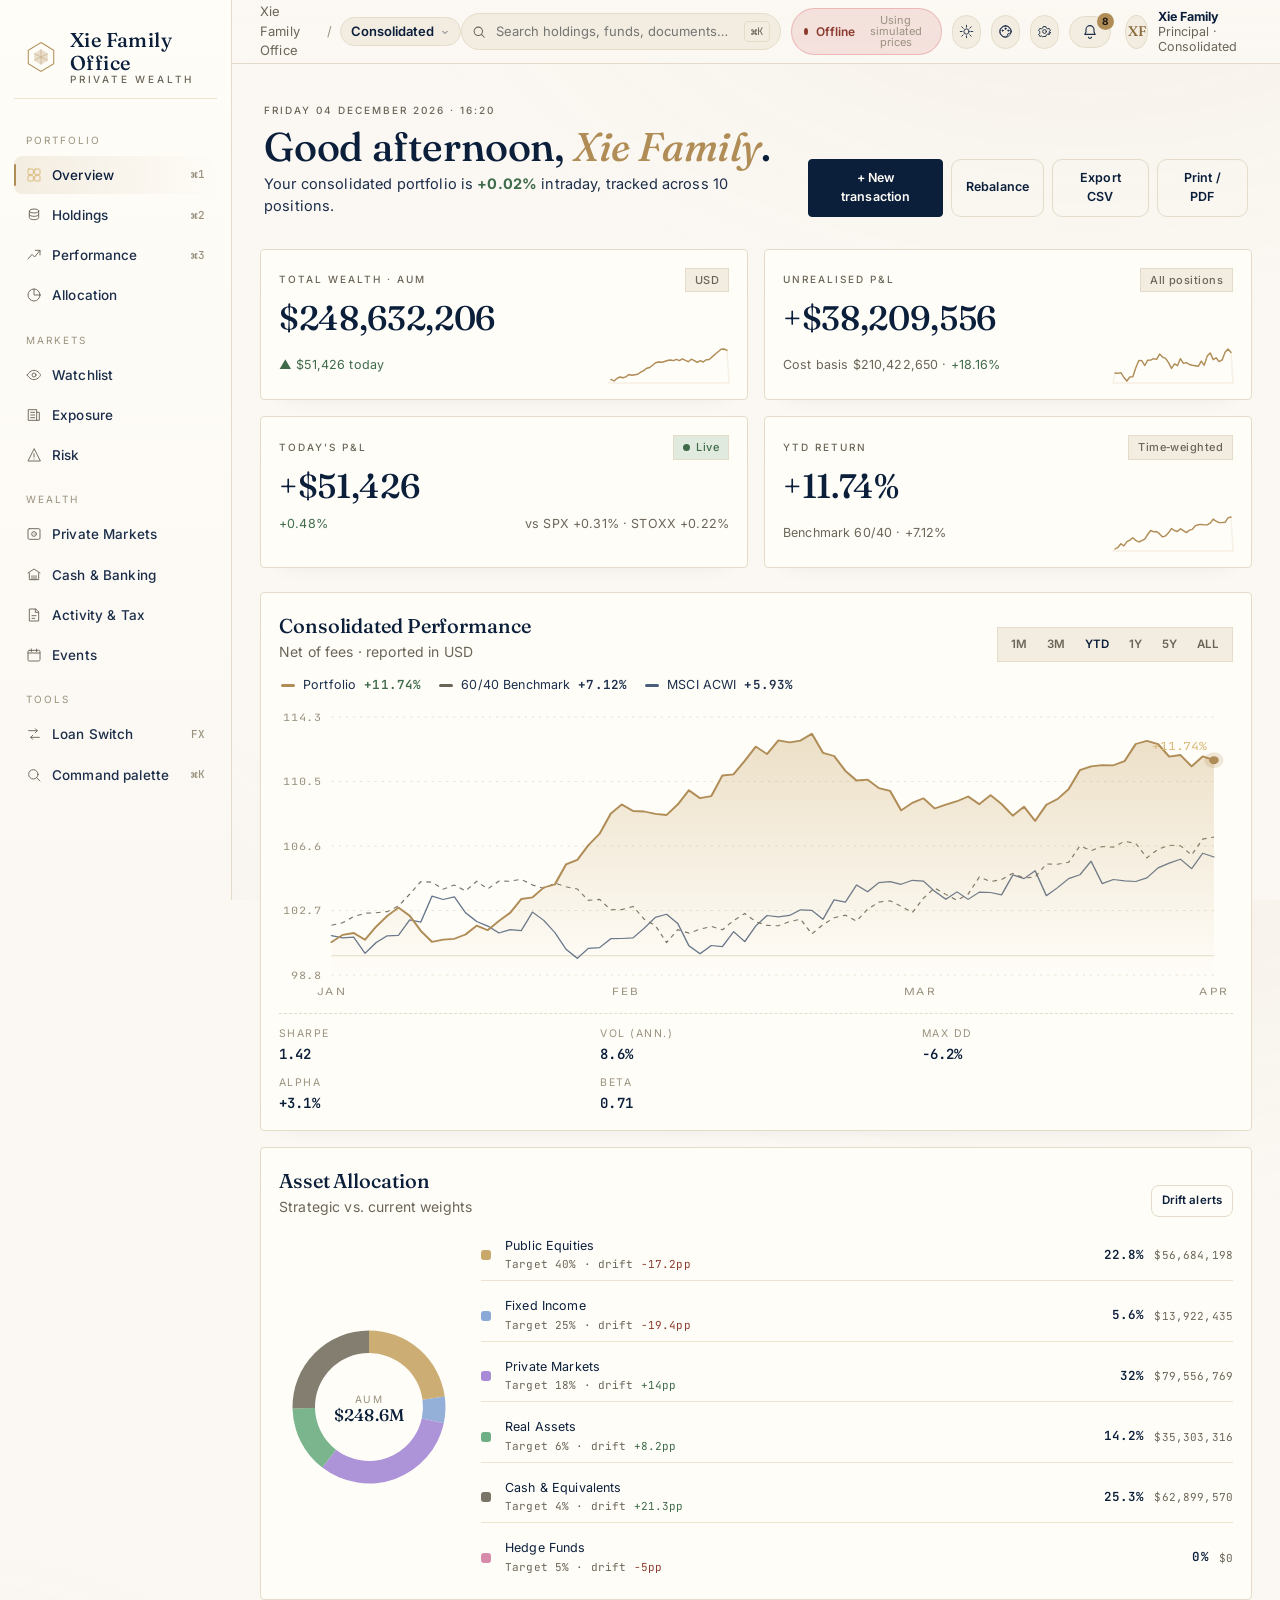
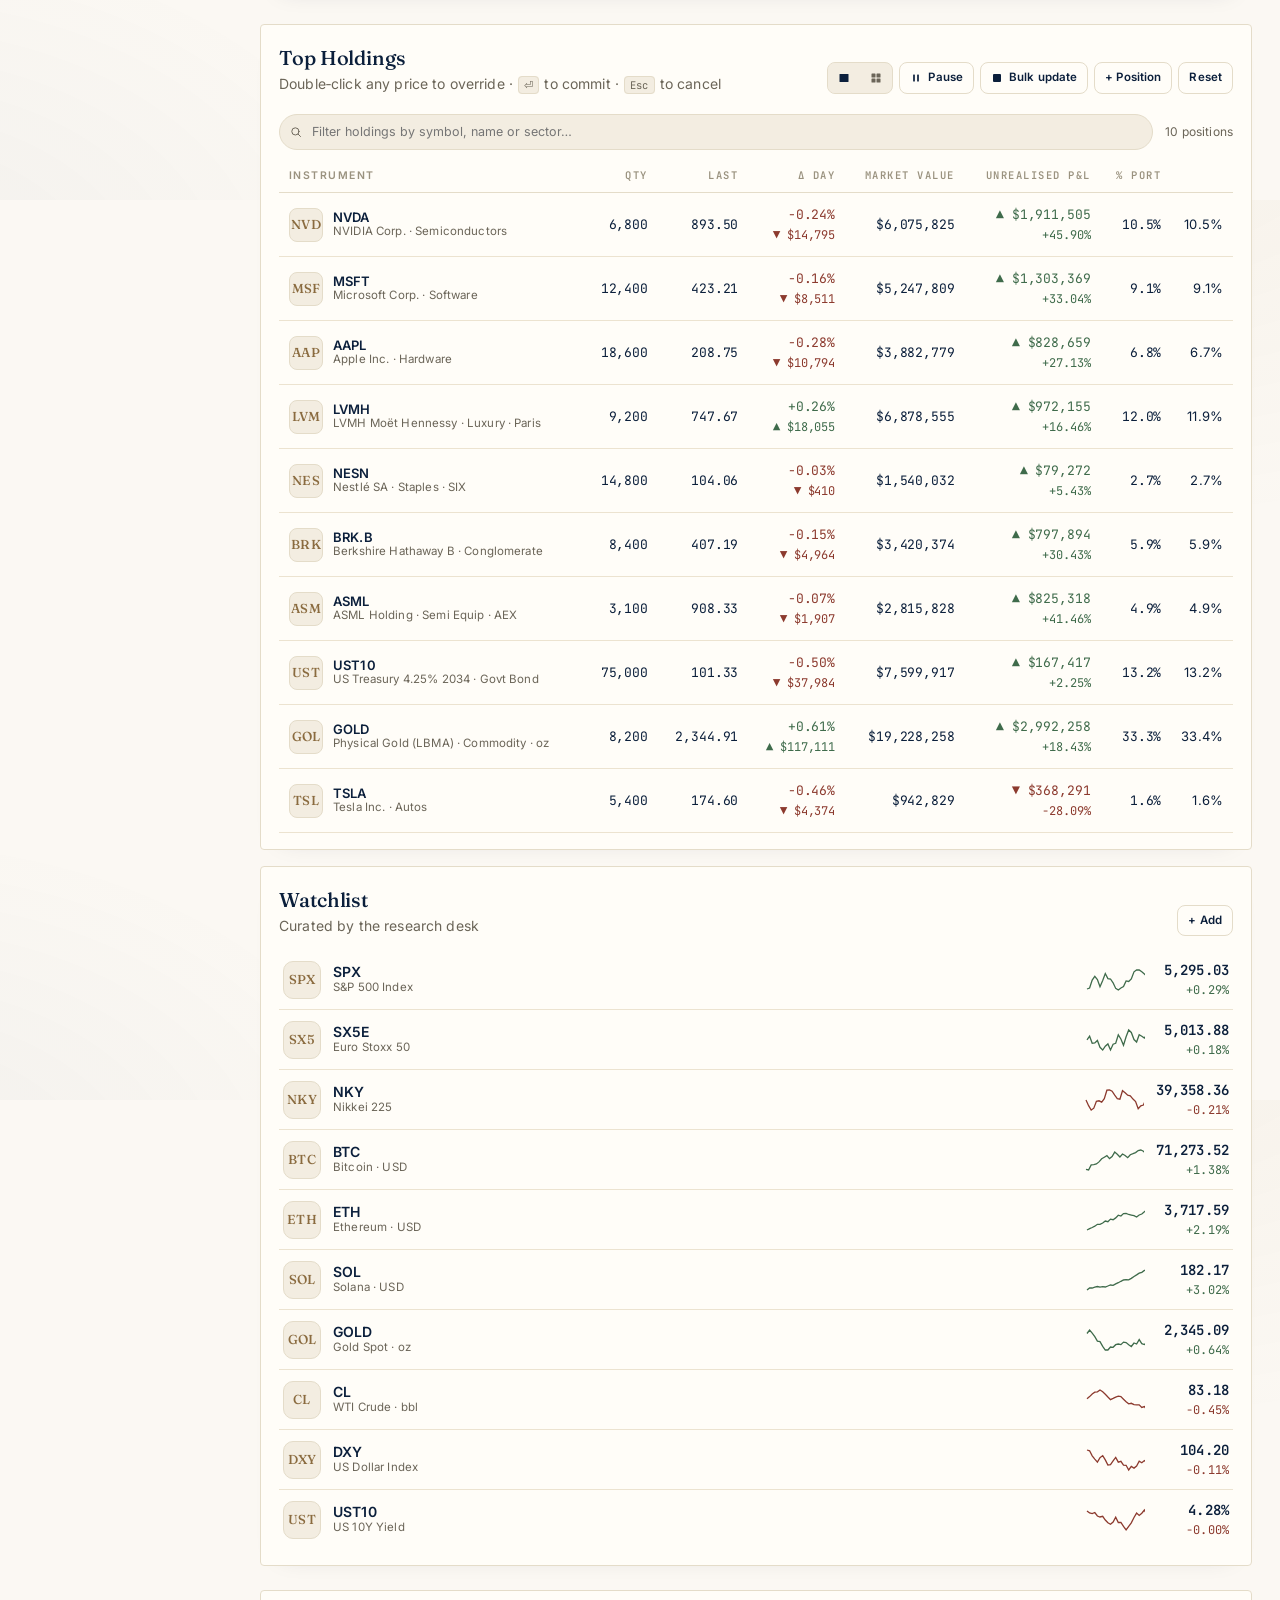
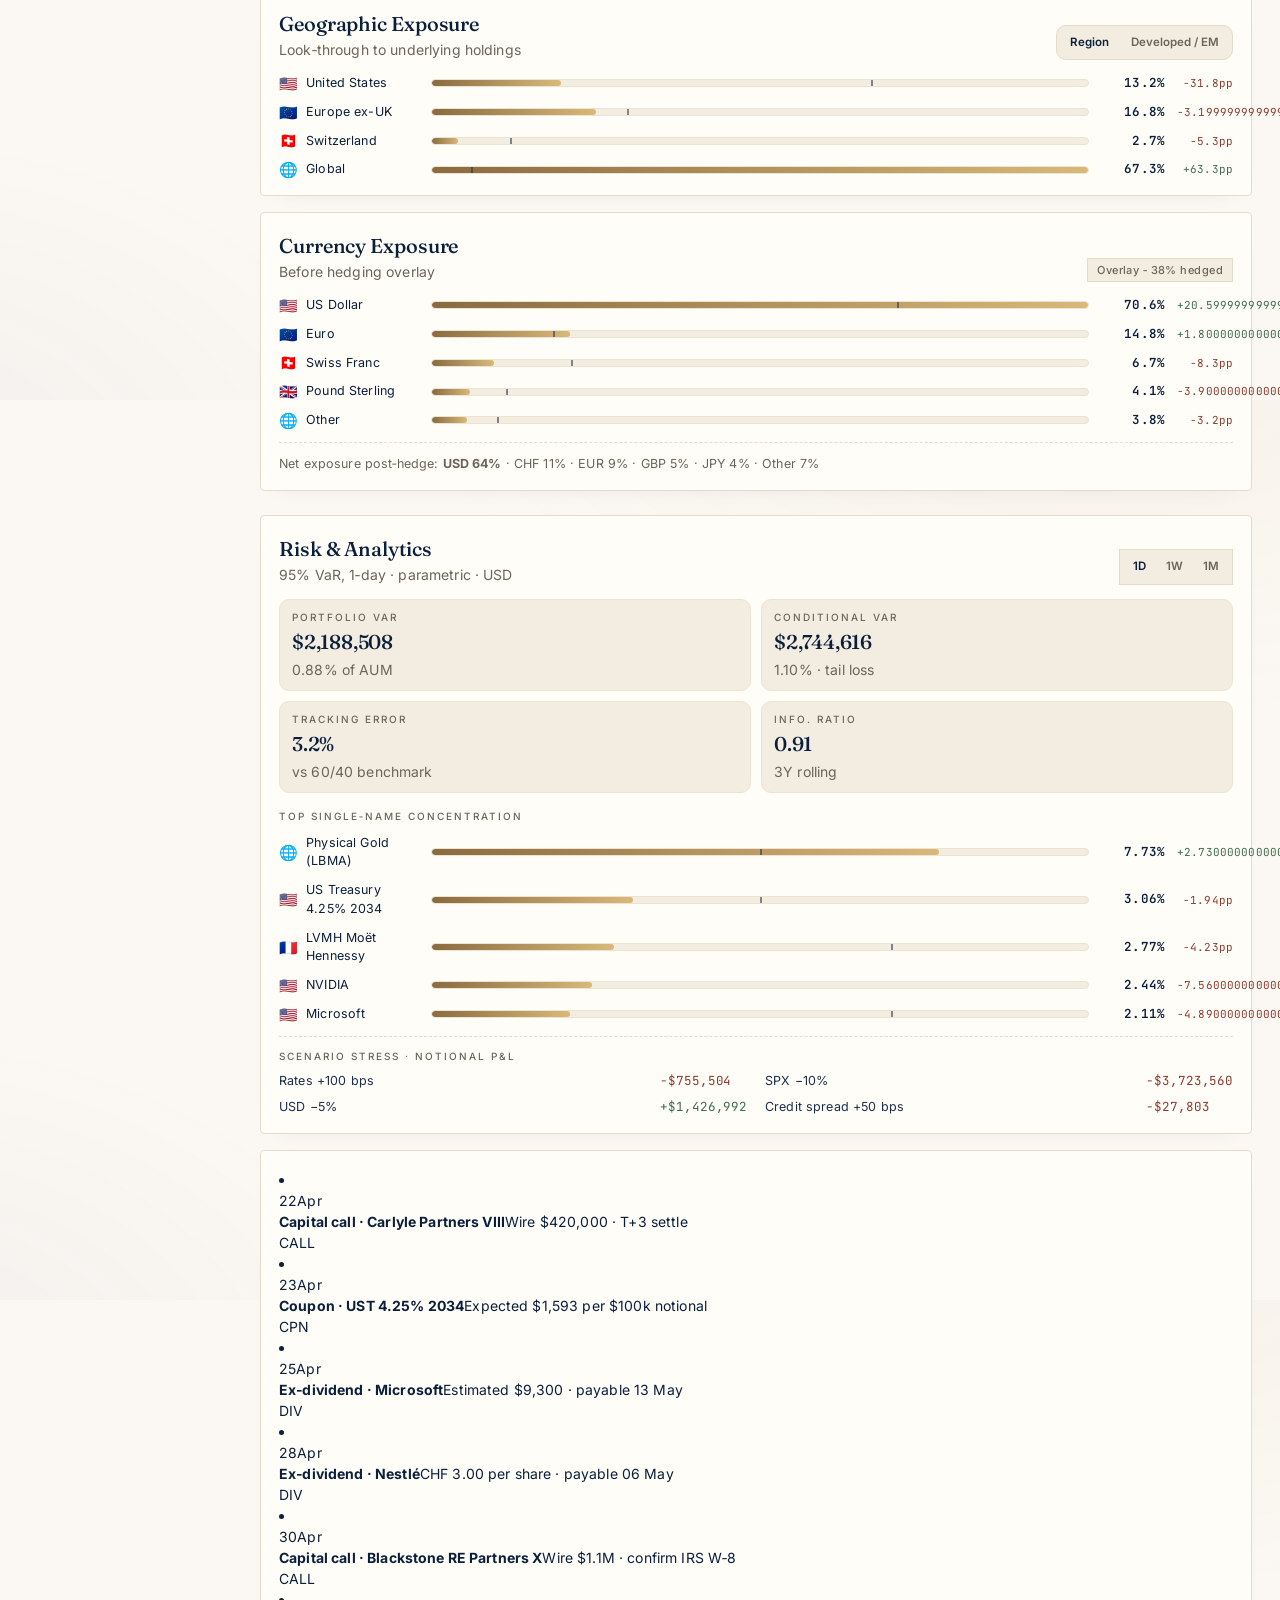
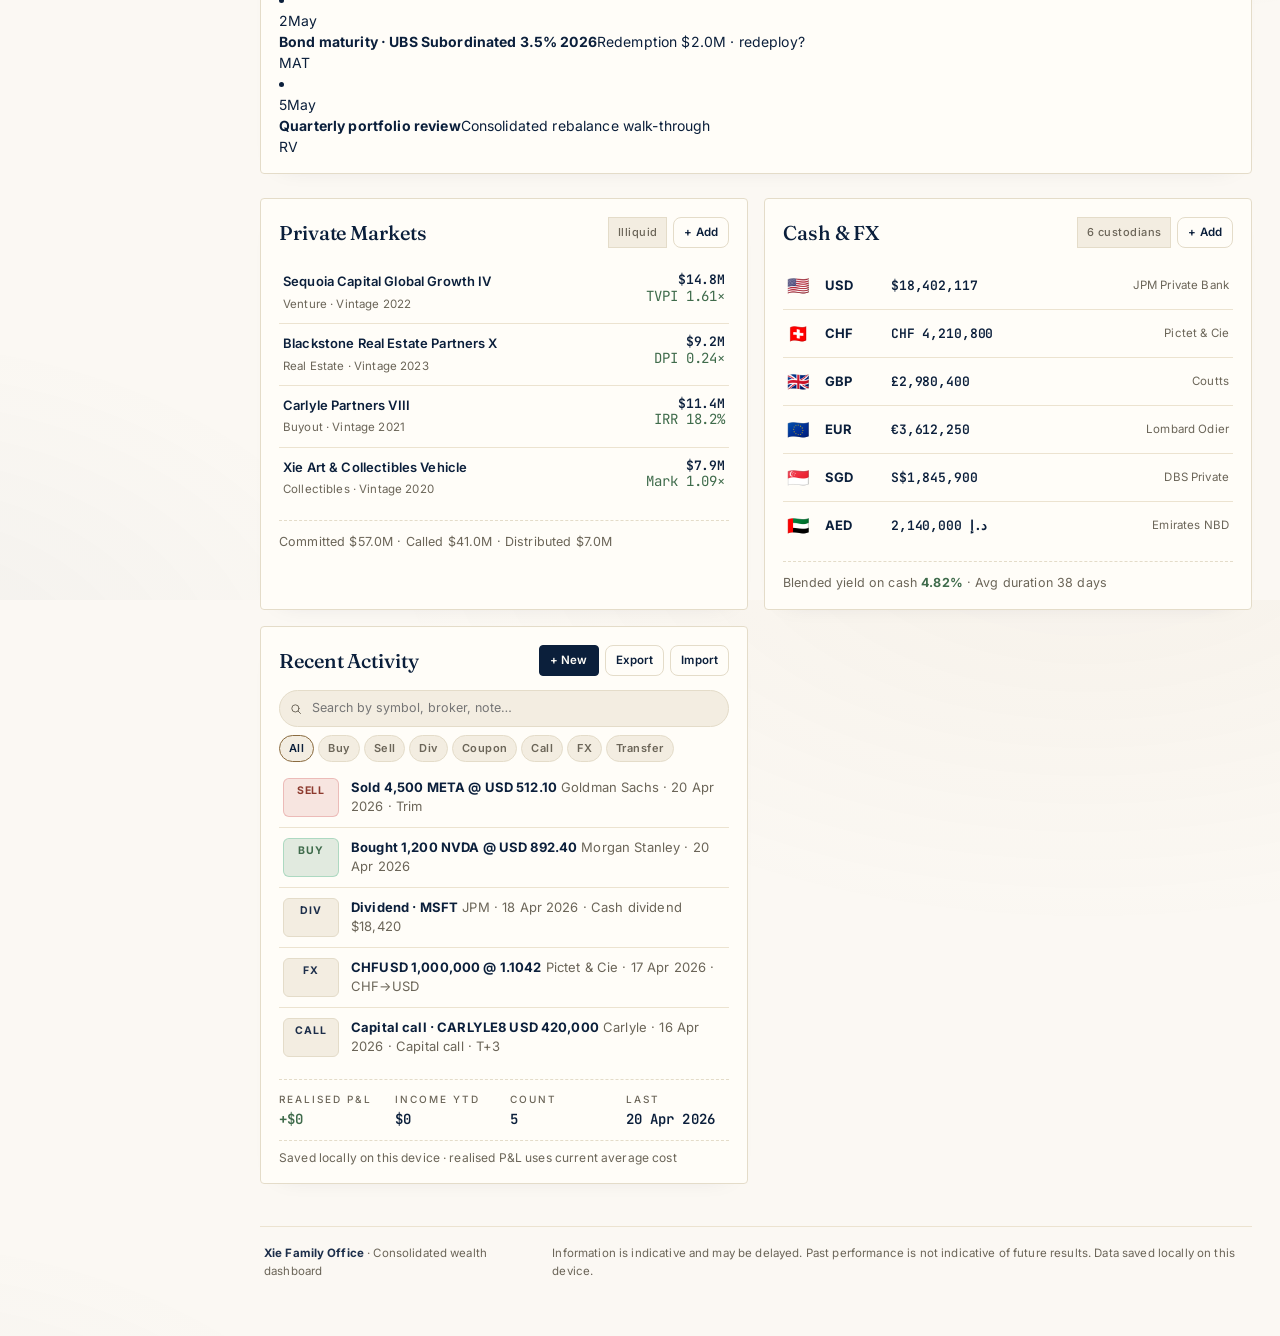
<file: index.html>
<!doctype html>
<html lang="en">
<head>
  <meta charset="utf-8" />
  <meta name="viewport" content="width=device-width,initial-scale=1" />
  <title>Xie Family Office — Private Wealth Dashboard</title>
  <link rel="preconnect" href="https://fonts.googleapis.com" />
  <link rel="preconnect" href="https://fonts.gstatic.com" crossorigin />
  <link href="https://fonts.googleapis.com/css2?family=Fraunces:ital,opsz,wght@0,9..144,400;0,9..144,500;0,9..144,600;1,9..144,400&family=Inter:wght@400;500;600;700&family=JetBrains+Mono:wght@400;500;600&display=swap" rel="stylesheet" />
  <link rel="stylesheet" href="styles.css" />
</head>
<body data-theme="night">
  <div class="app">

    <!-- ───────── Sidebar ───────── -->
    <aside class="sidebar" aria-label="Primary">
      <div class="brand">
        <svg class="brand__mark" viewBox="0 0 40 40" aria-hidden="true">
          <path d="M20 3 L35 12 V28 L20 37 L5 28 V12 Z" fill="none" stroke="currentColor" stroke-width="1.2"/>
          <path d="M20 11 L28 16 V24 L20 29 L12 24 V16 Z" fill="currentColor" opacity=".28"/>
          <path d="M20 11 V29 M12 16 L28 24 M28 16 L12 24" stroke="currentColor" stroke-width=".8" opacity=".6"/>
        </svg>
        <div class="brand__txt">
          <span class="brand__name">Xie Family Office</span>
          <span class="brand__tag">Private Wealth</span>
        </div>
      </div>

      <nav class="nav">
        <div class="nav__group">Portfolio</div>
        <a class="nav__item is-active" href="#overview" data-scroll="overview">
          <svg class="ico" viewBox="0 0 24 24" aria-hidden="true"><rect x="3" y="3" width="8" height="8" rx="1.2"/><rect x="13" y="3" width="8" height="8" rx="1.2"/><rect x="3" y="13" width="8" height="8" rx="1.2"/><rect x="13" y="13" width="8" height="8" rx="1.2"/></svg>
          Overview<span class="nav__meta">⌘1</span>
        </a>
        <a class="nav__item" href="#holdings" data-scroll="holdings">
          <svg class="ico" viewBox="0 0 24 24" aria-hidden="true"><ellipse cx="12" cy="6" rx="7" ry="3"/><path d="M5 6v5c0 1.66 3.13 3 7 3s7-1.34 7-3V6"/><path d="M5 11v5c0 1.66 3.13 3 7 3s7-1.34 7-3v-5"/></svg>
          Holdings<span class="nav__meta">⌘2</span>
        </a>
        <a class="nav__item" href="#performance" data-scroll="performance">
          <svg class="ico" viewBox="0 0 24 24" aria-hidden="true"><path d="M3 18 L9 11 L13 15 L21 5"/><path d="M14 5h7v7" stroke-linejoin="round"/></svg>
          Performance<span class="nav__meta">⌘3</span>
        </a>
        <a class="nav__item" href="#allocation" data-scroll="allocation">
          <svg class="ico" viewBox="0 0 24 24" aria-hidden="true"><circle cx="12" cy="12" r="9"/><path d="M12 3v9h9" stroke-linejoin="round"/></svg>
          Allocation
        </a>

        <div class="nav__group">Markets</div>
        <a class="nav__item" href="#watchlist" data-scroll="watchlist">
          <svg class="ico" viewBox="0 0 24 24" aria-hidden="true"><path d="M2 12s3.5-7 10-7 10 7 10 7-3.5 7-10 7S2 12 2 12Z"/><circle cx="12" cy="12" r="3"/></svg>
          Watchlist
        </a>
        <a class="nav__item" href="#exposure" data-scroll="exposure">
          <svg class="ico" viewBox="0 0 24 24" aria-hidden="true"><path d="M4 4h12v16H4z"/><path d="M16 8h4v12h-4"/><path d="M7 8h6M7 12h6M7 16h6"/></svg>
          Exposure
        </a>
        <a class="nav__item" href="#risk" data-scroll="risk">
          <svg class="ico" viewBox="0 0 24 24" aria-hidden="true"><path d="M12 3 3 21h18Z"/><path d="M12 10v5M12 18v.01"/></svg>
          Risk
        </a>

        <div class="nav__group">Wealth</div>
        <a class="nav__item" href="#private-markets" data-scroll="private-markets">
          <svg class="ico" viewBox="0 0 24 24" aria-hidden="true"><rect x="3" y="4" width="18" height="16" rx="2"/><circle cx="12" cy="12" r="3.5"/><path d="M12 12v.01"/></svg>
          Private Markets
        </a>
        <a class="nav__item" href="#cash" data-scroll="cash">
          <svg class="ico" viewBox="0 0 24 24" aria-hidden="true"><path d="M3 9 12 3l9 6"/><path d="M5 9v10h14V9"/><path d="M9 19v-6M12 19v-6M15 19v-6"/></svg>
          Cash &amp; Banking
        </a>
        <a class="nav__item" href="#activity" data-scroll="activity">
          <svg class="ico" viewBox="0 0 24 24" aria-hidden="true"><path d="M14 3h-9v18h14V8z"/><path d="M14 3v5h5"/><path d="M9 13h6M9 17h4"/></svg>
          Activity &amp; Tax
        </a>
        <a class="nav__item" href="#events" data-scroll="events">
          <svg class="ico" viewBox="0 0 24 24" aria-hidden="true"><rect x="3" y="5" width="18" height="16" rx="2"/><path d="M3 9h18M8 3v4M16 3v4"/></svg>
          Events
        </a>

        <div class="nav__group">Tools</div>
        <a class="nav__item" href="loan-switch.html">
          <svg class="ico" viewBox="0 0 24 24" aria-hidden="true"><path d="M4 7h13"/><path d="M14 4l3 3-3 3"/><path d="M20 17H7"/><path d="M10 20l-3-3 3-3"/></svg>
          Loan Switch<span class="nav__meta">FX</span>
        </a>
        <a class="nav__item" href="#" id="nav-search">
          <svg class="ico" viewBox="0 0 24 24" aria-hidden="true"><circle cx="11" cy="11" r="7"/><path d="m16 16 5 5"/></svg>
          Command palette<span class="nav__meta">⌘K</span>
        </a>
      </nav>
    </aside>

    <!-- ───────── Topbar ───────── -->
    <header class="topbar">
      <div class="breadcrumb">
        <span id="bc-client">Xie Family Office</span>
        <span class="sep">/</span>
        <div class="portfolio-switch">
          <button id="portfolio-btn" aria-haspopup="menu" aria-expanded="false">
            <strong id="portfolio-current">Consolidated</strong>
            <svg viewBox="0 0 20 20" width="10" height="10" stroke="currentColor" fill="none" stroke-width="1.8" aria-hidden="true"><path d="M5 8l5 5 5-5"/></svg>
          </button>
          <div id="portfolio-menu" class="popover popover--menu" role="menu" hidden>
            <ul id="portfolio-list"></ul>
            <footer class="popover__foot">
              <button id="portfolio-add" class="btn btn--ghost btn--sm">+ New portfolio</button>
            </footer>
          </div>
        </div>
      </div>

      <div class="top-actions">
        <label class="search">
          <svg viewBox="0 0 20 20" width="14" height="14" aria-hidden="true"><circle cx="9" cy="9" r="6" fill="none" stroke="currentColor" stroke-width="1.5"/><path d="m13.5 13.5 4 4" stroke="currentColor" stroke-width="1.5" stroke-linecap="round"/></svg>
          <input placeholder="Search holdings, funds, documents…" />
          <kbd>⌘K</kbd>
        </label>
        <button id="live-chip" class="icon-btn live-chip" title="Live pricing" aria-label="Live pricing">
          <span class="dot dot--live"></span>
          <span class="lbl small">Live</span>
          <span class="tip small muted">Fetching…</span>
        </button>
        <button id="theme-toggle" class="theme-toggle" title="Toggle day/night" aria-label="Toggle theme">
          <svg class="ico-sun" viewBox="0 0 24 24" aria-hidden="true"><circle cx="12" cy="12" r="4.2"/><path d="M12 2v3M12 19v3M2 12h3M19 12h3M4.5 4.5l2.2 2.2M17.3 17.3l2.2 2.2M4.5 19.5l2.2-2.2M17.3 6.7l2.2-2.2"/></svg>
          <svg class="ico-moon" viewBox="0 0 24 24" aria-hidden="true"><path d="M20 14.5A8.5 8.5 0 0 1 9.5 4a8.5 8.5 0 1 0 10.5 10.5Z"/></svg>
        </button>
        <button id="design-btn" class="theme-toggle" title="Design" aria-label="Choose design">
          <svg viewBox="0 0 24 24" aria-hidden="true"><circle cx="12" cy="12" r="9"/><path d="M12 3a9 9 0 0 0 0 18 3 3 0 0 0 3-3 3 3 0 0 1 3-3h.5a2.5 2.5 0 0 0 2.5-2.5V12a9 9 0 0 0-9-9Z"/><circle cx="7.5" cy="10.5" r="1" fill="currentColor"/><circle cx="12" cy="7.5" r="1" fill="currentColor"/><circle cx="16.5" cy="10.5" r="1" fill="currentColor"/></svg>
        </button>
        <button id="prefs-btn" class="theme-toggle" title="Preferences" aria-label="Preferences">
          <svg viewBox="0 0 24 24" aria-hidden="true"><circle cx="12" cy="12" r="3"/><path d="M19.4 15a7.7 7.7 0 0 0 .1-3l2-1.5-2-3.5-2.3.9a7.7 7.7 0 0 0-2.6-1.5L14 4h-4l-.6 2.4a7.7 7.7 0 0 0-2.6 1.5l-2.3-.9-2 3.5 2 1.5a7.7 7.7 0 0 0 .1 3l-2 1.5 2 3.5 2.3-.9a7.7 7.7 0 0 0 2.6 1.5L10 20h4l.6-2.4a7.7 7.7 0 0 0 2.6-1.5l2.3.9 2-3.5Z"/></svg>
        </button>
        <div class="notif-wrap">
          <button id="notif-btn" class="icon-btn" title="Notifications" aria-label="Notifications" aria-haspopup="true" aria-expanded="false">
            <svg viewBox="0 0 20 20" width="16" height="16" aria-hidden="true"><path d="M10 2a5 5 0 0 0-5 5v3l-1.5 3h13L15 10V7a5 5 0 0 0-5-5Z M8 16a2 2 0 0 0 4 0" fill="none" stroke="currentColor" stroke-width="1.4" stroke-linejoin="round"/></svg>
            <span class="badge" id="notif-badge">0</span>
          </button>
          <div id="notif-popover" class="popover" role="menu" hidden>
            <header class="popover__head">
              <strong>Alerts</strong>
              <button class="btn btn--ghost btn--sm" id="notif-clear">Mark all read</button>
            </header>
            <ul id="notif-list" class="popover__list"></ul>
          </div>
        </div>
        <button class="user" id="profile-btn" title="Edit profile">
          <div class="user__avatar" id="user-avatar">XF</div>
          <div class="user__meta">
            <strong id="user-name">Xie Family</strong>
            <span class="muted" id="user-sub">Principal · <span id="portfolio-label">Consolidated</span></span>
          </div>
        </button>
      </div>
    </header>

    <!-- ───────── Main ───────── -->
    <main class="main">

      <!-- Hero / greeting -->
      <section class="hero" id="overview">
        <div>
          <span class="eyebrow" id="hero-date">—</span>
          <h1 class="display">Good afternoon, <em id="hero-name">Xie family</em>.</h1>
          <p class="lede">Your consolidated portfolio is <strong class="up" id="hero-day-return">+0.00%</strong> intraday, tracked across <span id="hero-pos-count">0</span> positions.</p>
        </div>
        <div class="hero__actions">
          <button id="hero-tx-new" class="btn btn--gold">+ New transaction</button>
          <button id="rebalance-btn" class="btn btn--ghost">Rebalance</button>
          <button id="export-statement" class="btn btn--ghost">Export CSV</button>
          <button id="print-statement" class="btn btn--ghost">Print / PDF</button>
        </div>
      </section>

      <!-- KPI strip -->
      <section class="kpi-row" aria-label="Key portfolio metrics">

        <article class="card kpi">
          <header>
            <span class="eyebrow">Total Wealth · AUM</span>
            <span class="chip chip--muted">USD</span>
          </header>
          <div class="kpi__value" data-anim="aum">$248,614,902</div>
          <footer>
            <span class="up" id="kpi-aum-delta">▲ $1,189,412 today</span>
            <svg class="spark" data-spark="aum" viewBox="0 0 120 36" preserveAspectRatio="none" aria-hidden="true"></svg>
          </footer>
        </article>

        <article class="card kpi">
          <header>
            <span class="eyebrow">Unrealised P&amp;L</span>
            <span class="chip chip--muted">All positions</span>
          </header>
          <div class="kpi__value up" data-anim="pnl">+$38,204,117</div>
          <footer>
            <span class="muted">Cost basis <span id="kpi-costbasis">$210.4M</span> · <span class="up" id="kpi-pnlpct">+18.16%</span></span>
            <svg class="spark" data-spark="pnl" viewBox="0 0 120 36" preserveAspectRatio="none" aria-hidden="true"></svg>
          </footer>
        </article>

        <article class="card kpi">
          <header>
            <span class="eyebrow">Today's P&amp;L</span>
            <span class="chip chip--live"><span class="dot dot--live"></span>Live</span>
          </header>
          <div class="kpi__value up" data-anim="day">+$1,189,412</div>
          <footer>
            <span class="up">+0.48%</span>
            <span class="muted">vs SPX +0.31% · STOXX +0.22%</span>
          </footer>
        </article>

        <article class="card kpi">
          <header>
            <span class="eyebrow">YTD Return</span>
            <span class="chip chip--muted">Time‑weighted</span>
          </header>
          <div class="kpi__value up">+11.74%</div>
          <footer>
            <span class="muted">Benchmark 60/40 · +7.12%</span>
            <svg class="spark" data-spark="ytd" viewBox="0 0 120 36" preserveAspectRatio="none" aria-hidden="true"></svg>
          </footer>
        </article>

      </section>

      <!-- Performance + Allocation -->
      <section class="grid-2" id="performance">

        <article class="card chart-card">
          <header class="card__head">
            <div>
              <h2 class="card__title">Consolidated Performance</h2>
              <span class="muted">Net of fees · reported in USD</span>
            </div>
            <div class="segmented" role="tablist" aria-label="Range">
              <button data-range="1M">1M</button>
              <button data-range="3M">3M</button>
              <button data-range="YTD" class="is-active">YTD</button>
              <button data-range="1Y">1Y</button>
              <button data-range="5Y">5Y</button>
              <button data-range="ALL">ALL</button>
            </div>
          </header>

          <div class="chart-legend">
            <span class="legend-item"><i class="swatch swatch--gold"></i>Portfolio <strong class="up">+11.74%</strong></span>
            <span class="legend-item"><i class="swatch swatch--muted"></i>60/40 Benchmark <strong>+7.12%</strong></span>
            <span class="legend-item"><i class="swatch swatch--alt"></i>MSCI ACWI <strong>+5.93%</strong></span>
          </div>

          <div class="chart-shell">
            <svg id="perf-chart" class="chart" viewBox="0 0 800 300" preserveAspectRatio="none" aria-label="Performance chart"></svg>
            <div id="perf-tip" class="tooltip" role="tooltip" aria-hidden="true"></div>
          </div>

          <footer class="chart-foot">
            <dl>
              <div><dt>Sharpe</dt><dd>1.42</dd></div>
              <div><dt>Vol (ann.)</dt><dd>8.6%</dd></div>
              <div><dt>Max DD</dt><dd class="down">−6.2%</dd></div>
              <div><dt>Alpha</dt><dd class="up">+3.1%</dd></div>
              <div><dt>Beta</dt><dd>0.71</dd></div>
            </dl>
          </footer>
        </article>

        <article class="card" id="allocation">
          <header class="card__head">
            <div>
              <h2 class="card__title">Asset Allocation</h2>
              <span class="muted">Strategic vs. current weights</span>
            </div>
            <button id="drift-alerts" class="btn btn--ghost btn--sm">Drift alerts</button>
          </header>

          <div class="alloc">
            <svg id="donut" viewBox="0 0 160 160" aria-label="Allocation donut"></svg>
            <ul class="alloc__legend" id="alloc-legend"></ul>
          </div>
        </article>

      </section>

      <!-- Holdings + Watchlist -->
      <section class="grid-2 grid-2--wide" id="holdings-section">

        <article class="card" id="holdings-card">
          <header class="card__head">
            <div>
              <h2 class="card__title">Top Holdings</h2>
              <span class="muted">Double‑click any price to override · <kbd class="kbd">⏎</kbd> to commit · <kbd class="kbd">Esc</kbd> to cancel</span>
            </div>
            <div class="holdings-actions">
              <div class="view-toggle" role="tablist" aria-label="Holdings view">
                <button data-view="table" class="is-active" aria-label="Table view" title="Table">
                  <svg viewBox="0 0 24 24" width="12" height="12" stroke="currentColor" fill="none" stroke-width="1.6" aria-hidden="true"><rect x="3" y="4" width="18" height="16" rx="1"/><path d="M3 10h18M3 16h18M9 4v16"/></svg>
                </button>
                <button data-view="heat" aria-label="Heatmap view" title="Heatmap">
                  <svg viewBox="0 0 24 24" width="12" height="12" stroke="currentColor" fill="none" stroke-width="1.6" aria-hidden="true"><rect x="3" y="3" width="8" height="8" rx="1"/><rect x="13" y="3" width="8" height="8" rx="1"/><rect x="3" y="13" width="8" height="8" rx="1"/><rect x="13" y="13" width="8" height="8" rx="1"/></svg>
                </button>
              </div>
              <button id="pause-ticks" class="btn btn--ghost btn--sm" title="Pause / resume live ticks">
                <svg class="ico-pause" viewBox="0 0 24 24" width="12" height="12" aria-hidden="true"><rect x="6" y="5" width="4" height="14" rx="1"/><rect x="14" y="5" width="4" height="14" rx="1"/></svg>
                <svg class="ico-play"  viewBox="0 0 24 24" width="12" height="12" aria-hidden="true"><path d="M7 5v14l12-7Z"/></svg>
                <span class="btn-label">Pause</span>
              </button>
              <button id="bulk-edit" class="btn btn--ghost btn--sm" title="Paste a batch of prices">
                <svg viewBox="0 0 24 24" width="12" height="12" aria-hidden="true" stroke="currentColor" fill="none" stroke-width="1.6" stroke-linecap="round" stroke-linejoin="round"><rect x="4" y="4" width="16" height="16" rx="2"/><path d="M8 10h8M8 14h6"/></svg>
                Bulk update
              </button>
              <button id="add-position" class="btn btn--ghost btn--sm" title="Add a new position">+ Position</button>
              <button id="reset-prices" class="btn btn--ghost btn--sm" title="Revert any manual overrides">Reset</button>
            </div>
          </header>

          <div class="holdings-filter">
            <div class="feed-search">
              <svg viewBox="0 0 20 20" width="12" height="12" stroke="currentColor" fill="none" stroke-width="1.6" stroke-linecap="round" aria-hidden="true"><circle cx="9" cy="9" r="6"/><path d="m13.5 13.5 4 4"/></svg>
              <input id="holdings-q" type="search" placeholder="Filter holdings by symbol, name or sector…" autocomplete="off" />
            </div>
            <span class="muted small" id="holdings-count"></span>
          </div>

          <div class="heatmap" id="heatmap" hidden></div>

          <div class="table-wrap" id="holdings-wrap">
            <table class="tbl" id="holdings">
              <thead>
                <tr>
                  <th>Instrument</th>
                  <th class="num">Qty</th>
                  <th class="num">Last</th>
                  <th class="num">Δ Day</th>
                  <th class="num">Market Value</th>
                  <th class="num">Unrealised P&amp;L</th>
                  <th class="num">% Port</th>
                  <th></th>
                </tr>
              </thead>
              <tbody><!-- injected --></tbody>
            </table>
          </div>
        </article>

        <article class="card" id="watchlist-card">
          <header class="card__head">
            <div>
              <h2 class="card__title">Watchlist</h2>
              <span class="muted">Curated by the research desk</span>
            </div>
            <button id="watch-add" class="btn btn--ghost btn--sm">+ Add</button>
          </header>

          <form class="watch-add" id="watch-add-form" hidden>
            <input type="text" id="watch-sym"   placeholder="Ticker (e.g. AMZN)" autocomplete="off" />
            <input type="text" id="watch-name"  placeholder="Name (optional)" autocomplete="off" />
            <input type="number" id="watch-px"  placeholder="Last" step="any" inputmode="decimal" />
            <button type="submit" class="btn btn--gold btn--sm">Add</button>
            <button type="button" id="watch-cancel" class="btn btn--ghost btn--sm">Cancel</button>
          </form>

          <ul class="watch" id="watchlist"><!-- injected --></ul>
        </article>

      </section>

      <!-- Exposure: geographic + currency -->
      <section class="grid-2" id="exposure">

        <article class="card">
          <header class="card__head">
            <div>
              <h2 class="card__title">Geographic Exposure</h2>
              <span class="muted">Look‑through to underlying holdings</span>
            </div>
            <div class="tabs">
              <button class="is-active">Region</button>
              <button>Developed / EM</button>
            </div>
          </header>
          <ul class="bars" id="geo-bars"></ul>
        </article>

        <article class="card">
          <header class="card__head">
            <div>
              <h2 class="card__title">Currency Exposure</h2>
              <span class="muted">Before hedging overlay</span>
            </div>
            <span class="chip chip--muted">Overlay ‑ 38% hedged</span>
          </header>
          <ul class="bars" id="fx-bars"></ul>
          <footer class="card__foot">
            <span class="muted">Net exposure post‑hedge: <strong>USD 64%</strong> · CHF 11% · EUR 9% · GBP 5% · JPY 4% · Other 7%</span>
          </footer>
        </article>

      </section>

      <!-- Risk analytics + Upcoming events -->
      <section class="grid-2" id="risk-section">

        <article class="card" id="risk">
          <header class="card__head">
            <div>
              <h2 class="card__title">Risk &amp; Analytics</h2>
              <span class="muted">95% VaR, 1‑day · parametric · USD</span>
            </div>
            <div class="segmented">
              <button class="is-active">1D</button>
              <button>1W</button>
              <button>1M</button>
            </div>
          </header>

          <div class="risk-grid">
            <div class="risk-kpi">
              <span class="eyebrow">Portfolio VaR</span>
              <strong id="risk-var">$1.92M</strong>
              <span class="muted" id="risk-var-pct">0.77% of AUM</span>
            </div>
            <div class="risk-kpi">
              <span class="eyebrow">Conditional VaR</span>
              <strong id="risk-cvar">$2.84M</strong>
              <span class="muted" id="risk-cvar-pct">1.14% · tail loss</span>
            </div>
            <div class="risk-kpi">
              <span class="eyebrow">Tracking Error</span>
              <strong id="risk-te">3.4%</strong>
              <span class="muted">vs 60/40 benchmark</span>
            </div>
            <div class="risk-kpi">
              <span class="eyebrow">Info. Ratio</span>
              <strong id="risk-ir" class="up">0.91</strong>
              <span class="muted">3Y rolling</span>
            </div>
          </div>

          <div class="risk-bars">
            <span class="eyebrow">Top Single‑Name Concentration</span>
            <ul class="bars" id="risk-bars"></ul>
          </div>

          <footer class="card__foot">
            <div class="stress">
              <span class="eyebrow">Scenario Stress · notional P&amp;L</span>
              <div class="stress__row" id="stress-row">
                <span>Rates +100 bps</span><span class="num" data-stress="rates">—</span>
                <span>SPX −10%</span><span class="num" data-stress="spx">—</span>
                <span>USD −5%</span><span class="num" data-stress="usd">—</span>
                <span>Credit spread +50 bps</span><span class="num" data-stress="credit">—</span>
              </div>
            </div>
          </footer>
        </article>

        <article class="card" id="events">
          <header class="card__head">
            <div>
              <h2 class="card__title">Upcoming &amp; Liquidity</h2>
              <span class="muted">Next 14 days · all custodians</span>
            </div>
            <button class="btn btn--ghost btn--sm" id="calendar-download">Calendar</button>
          </header>

          <ul class="events" id="events"></ul>

          <footer class="card__foot">
            <div class="liquidity">
              <span class="eyebrow">Liquidity ladder</span>
              <ul class="ladder">
                <li><span>T+0</span><span class="num">$22.4M</span></li>
                <li><span>&lt; 1M</span><span class="num">$41.8M</span></li>
                <li><span>1–3M</span><span class="num">$28.6M</span></li>
                <li><span>3–12M</span><span class="num">$72.3M</span></li>
                <li><span>&gt; 1Y</span><span class="num">$83.5M</span></li>
              </ul>
            </div>
          </footer>
        </article>

      </section>

      <!-- Private markets + Cash + Activity -->
      <section class="grid-3">

        <article class="card" id="private-markets">
          <header class="card__head">
            <h2 class="card__title">Private Markets</h2>
            <div class="holdings-actions">
              <span class="chip chip--muted">Illiquid</span>
              <button id="pm-add" class="btn btn--ghost btn--sm">+ Add</button>
            </div>
          </header>
          <ul class="pm" id="pm-list"></ul>
          <footer class="card__foot">
            <span class="muted" id="pm-foot">Committed $0 · Called $0 · Distributed $0</span>
          </footer>
        </article>

        <article class="card" id="cash">
          <header class="card__head">
            <h2 class="card__title">Cash &amp; FX</h2>
            <div class="holdings-actions">
              <span class="chip chip--muted" id="cash-count">0 custodians</span>
              <button id="cash-add" class="btn btn--ghost btn--sm">+ Add</button>
            </div>
          </header>
          <ul class="cash" id="cash-list"></ul>
          <footer class="card__foot">
            <span class="muted">Blended yield on cash <strong class="up">4.82%</strong> · Avg duration 38 days</span>
          </footer>
        </article>

        <article class="card" id="activity">
          <header class="card__head">
            <h2 class="card__title">Recent Activity</h2>
            <div class="holdings-actions">
              <button id="tx-new" class="btn btn--gold btn--sm" title="New transaction">+ New</button>
              <button id="tx-export" class="btn btn--ghost btn--sm" title="Export JSON">Export</button>
              <button id="tx-import" class="btn btn--ghost btn--sm" title="Import JSON">Import</button>
              <input type="file" id="tx-import-file" accept="application/json,.json" hidden />
            </div>
          </header>

          <div class="feed-filters">
            <div class="feed-search">
              <svg viewBox="0 0 20 20" width="12" height="12" stroke="currentColor" fill="none" stroke-width="1.6" stroke-linecap="round" aria-hidden="true"><circle cx="9" cy="9" r="6"/><path d="m13.5 13.5 4 4"/></svg>
              <input id="feed-q" type="search" placeholder="Search by symbol, broker, note…" autocomplete="off" />
            </div>
            <div class="feed-pills" id="feed-pills">
              <button data-type="ALL"  class="is-active">All</button>
              <button data-type="BUY"  >Buy</button>
              <button data-type="SELL" >Sell</button>
              <button data-type="DIV"  >Div</button>
              <button data-type="CPN"  >Coupon</button>
              <button data-type="CALL" >Call</button>
              <button data-type="FX"   >FX</button>
              <button data-type="TRF"  >Transfer</button>
            </div>
          </div>

          <ul class="feed" id="feed"></ul>
          <footer class="card__foot">
            <div class="tx-totals">
              <div><span class="eyebrow">Realised P&amp;L</span><strong id="tx-realised">$0</strong></div>
              <div><span class="eyebrow">Income YTD</span><strong id="tx-income">$0</strong></div>
              <div><span class="eyebrow">Count</span><strong id="tx-count">0</strong></div>
              <div><span class="eyebrow">Last</span><strong id="tx-last">never</strong></div>
            </div>
            <span class="muted small">Saved locally on this device · realised P&amp;L uses current average cost</span>
          </footer>
        </article>

      </section>

      <!-- Bulk price-update modal -->
      <div id="bulk-modal" class="modal" role="dialog" aria-modal="true" aria-labelledby="bulk-title" hidden>
        <div class="modal__backdrop" data-close></div>
        <div class="modal__panel">
          <header class="modal__head">
            <div>
              <h3 id="bulk-title" class="modal__title">Bulk price update</h3>
              <span class="muted">Paste one ticker &amp; price per line · CSV, TSV or whitespace accepted</span>
            </div>
            <button class="icon-btn" data-close aria-label="Close">
              <svg viewBox="0 0 24 24" width="14" height="14" stroke="currentColor" fill="none" stroke-width="1.6" stroke-linecap="round" aria-hidden="true"><path d="M6 6l12 12M18 6 6 18"/></svg>
            </button>
          </header>
          <div class="modal__body">
            <textarea id="bulk-input" spellcheck="false" placeholder="NVDA 910.50&#10;MSFT, 428.10&#10;AAPL&#9;210.25&#10;LVMH 755.00&#10;UST10 101.58&#10;GOLD 2354.80"></textarea>
            <div class="modal__hint">
              <span class="eyebrow">Tickers</span>
              <span class="tickers" id="bulk-tickers"></span>
            </div>
            <div id="bulk-status" class="modal__status muted">Awaiting input.</div>
          </div>
          <footer class="modal__foot">
            <button class="btn btn--ghost" data-close>Cancel</button>
            <button id="bulk-apply" class="btn btn--gold">Apply prices</button>
          </footer>
        </div>
      </div>

      <!-- Shortcuts help -->
      <div id="help-modal" class="modal" role="dialog" aria-modal="true" hidden>
        <div class="modal__backdrop" data-close></div>
        <div class="modal__panel">
          <header class="modal__head">
            <div>
              <h3 class="modal__title">Keyboard shortcuts</h3>
              <span class="muted">For power users on desktop</span>
            </div>
            <button type="button" class="icon-btn" data-close aria-label="Close">
              <svg viewBox="0 0 24 24" width="14" height="14" stroke="currentColor" fill="none" stroke-width="1.6" stroke-linecap="round" aria-hidden="true"><path d="M6 6l12 12M18 6 6 18"/></svg>
            </button>
          </header>
          <div class="modal__body">
            <ul class="help-grid">
              <li><span><kbd class="kbd">⌘</kbd>/<kbd class="kbd">Ctrl</kbd> + <kbd class="kbd">K</kbd></span><span>Open command palette</span></li>
              <li><span><kbd class="kbd">⌘</kbd> + <kbd class="kbd">1</kbd></span><span>Go to Overview</span></li>
              <li><span><kbd class="kbd">⌘</kbd> + <kbd class="kbd">2</kbd></span><span>Go to Holdings</span></li>
              <li><span><kbd class="kbd">⌘</kbd> + <kbd class="kbd">3</kbd></span><span>Go to Performance</span></li>
              <li><span><kbd class="kbd">?</kbd></span><span>Show this cheat sheet</span></li>
              <li><span><kbd class="kbd">Esc</kbd></span><span>Close the topmost modal</span></li>
              <li><span><kbd class="kbd">Tab</kbd> / <kbd class="kbd">⇧</kbd><kbd class="kbd">Tab</kbd></span><span>Cycle focus inside modals</span></li>
              <li><span>Double‑click a price</span><span>Inline edit with ⏎ to commit</span></li>
              <li><span>Click a watchlist item</span><span>Start a prefilled BUY ticket</span></li>
              <li><span>Click a holdings row</span><span>Start a prefilled BUY ticket</span></li>
            </ul>
          </div>
          <footer class="modal__foot">
            <button type="button" class="btn btn--gold" data-close>Got it</button>
          </footer>
        </div>
      </div>

      <!-- Design picker -->
      <div id="design-modal" class="modal" role="dialog" aria-modal="true" hidden>
        <div class="modal__backdrop" data-close></div>
        <div class="modal__panel">
          <header class="modal__head">
            <div>
              <h3 class="modal__title">Choose a look</h3>
              <span class="muted">Four white‑background designs. Your choice is saved on this device.</span>
            </div>
            <button type="button" class="icon-btn" data-close aria-label="Close">
              <svg viewBox="0 0 24 24" width="14" height="14" stroke="currentColor" fill="none" stroke-width="1.6" stroke-linecap="round" aria-hidden="true"><path d="M6 6l12 12M18 6 6 18"/></svg>
            </button>
          </header>
          <div class="modal__body">
            <div class="design-grid" id="design-grid">

              <button type="button" class="design-card" data-design="editorial">
                <div class="design-card__preview" style="background:#ffffff;color:#1f1e1c;border:1px solid #e5e1d8">
                  <div class="swatches">
                    <span class="sw" style="background:#ffffff"></span>
                    <span class="sw" style="background:#cc785c"></span>
                    <span class="sw" style="background:#1f1e1c"></span>
                  </div>
                  <div class="head" style="font-family:'Fraunces',serif">Portfolio</div>
                  <div class="line" style="background:#cc785c"></div>
                </div>
                <h4>Editorial</h4>
                <div class="design-card__desc">Pure white, Claude terracotta accent, Fraunces serif. Our default.</div>
              </button>

              <button type="button" class="design-card" data-design="sand">
                <div class="design-card__preview" style="background:#faf7f0;color:#1e1c18;border:1px solid #d4ccb6">
                  <div class="swatches">
                    <span class="sw" style="background:#f5f1e8"></span>
                    <span class="sw" style="background:#cc785c"></span>
                    <span class="sw" style="background:#3b3831"></span>
                  </div>
                  <div class="head" style="font-family:'Fraunces',serif">Portfolio</div>
                  <div class="line" style="background:#cc785c"></div>
                </div>
                <h4>Warm Sand</h4>
                <div class="design-card__desc">Cream background, softer surfaces — Claude's product feel.</div>
              </button>

              <button type="button" class="design-card" data-design="clinical">
                <div class="design-card__preview" style="background:#ffffff;color:#0b1929;border:1px solid #dde2ea">
                  <div class="swatches">
                    <span class="sw" style="background:#ffffff"></span>
                    <span class="sw" style="background:#0b2a4a"></span>
                    <span class="sw" style="background:#566375"></span>
                  </div>
                  <div class="head" style="font-family:'Inter',sans-serif;font-weight:600">Portfolio</div>
                  <div class="line" style="background:#0b2a4a"></div>
                </div>
                <h4>Swiss Clinical</h4>
                <div class="design-card__desc">Pure white with navy accent. Sans‑serif everywhere — think Pictet or Lombard.</div>
              </button>

              <button type="button" class="design-card" data-design="broadsheet">
                <div class="design-card__preview" style="background:#f4ecd8;color:#18110a;border:1px solid #d3c59d">
                  <div class="swatches">
                    <span class="sw" style="background:#f4ecd8"></span>
                    <span class="sw" style="background:#8a1c1c"></span>
                    <span class="sw" style="background:#18110a"></span>
                  </div>
                  <div class="head" style="font-family:'Fraunces',serif;font-style:italic">Portfolio</div>
                  <div class="line" style="background:#8a1c1c"></div>
                </div>
                <h4>Broadsheet</h4>
                <div class="design-card__desc">Newsprint ochre with a deep red serif. FT Weekend energy.</div>
              </button>

            </div>
          </div>
          <footer class="modal__foot">
            <button type="button" class="btn btn--ghost" data-close>Done</button>
          </footer>
        </div>
      </div>

      <!-- Command palette -->
      <div id="cmd-modal" class="modal modal--palette" role="dialog" aria-modal="true" aria-labelledby="cmd-title" hidden>
        <div class="modal__backdrop" data-close></div>
        <div class="palette">
          <div class="palette__input">
            <svg viewBox="0 0 20 20" width="14" height="14" stroke="currentColor" fill="none" stroke-width="1.6" stroke-linecap="round" aria-hidden="true"><circle cx="9" cy="9" r="6"/><path d="m13.5 13.5 4 4"/></svg>
            <input id="cmd-input" type="text" placeholder="Type to search holdings, sections or commands…" autocomplete="off" spellcheck="false" />
            <kbd>ESC</kbd>
          </div>
          <ul id="cmd-list" class="palette__list"></ul>
          <footer class="palette__foot muted">
            <span><kbd class="kbd">↑</kbd><kbd class="kbd">↓</kbd> navigate</span>
            <span><kbd class="kbd">⏎</kbd> open</span>
            <span><kbd class="kbd">ESC</kbd> close</span>
          </footer>
        </div>
      </div>

      <!-- + Position modal -->
      <div id="pos-modal" class="modal" role="dialog" aria-modal="true" aria-labelledby="pos-title" hidden>
        <div class="modal__backdrop" data-close></div>
        <form class="modal__panel modal__panel--form" id="pos-form">
          <header class="modal__head">
            <div>
              <h3 id="pos-title" class="modal__title">New position</h3>
              <span class="muted">Add an instrument to the tracked book</span>
            </div>
            <button type="button" class="icon-btn" data-close aria-label="Close">
              <svg viewBox="0 0 24 24" width="14" height="14" stroke="currentColor" fill="none" stroke-width="1.6" stroke-linecap="round" aria-hidden="true"><path d="M6 6l12 12M18 6 6 18"/></svg>
            </button>
          </header>
          <div class="modal__body">
            <div class="form-grid">
              <label class="field"><span>Symbol</span><input type="text" name="sym" id="pos-sym" required autocomplete="off" /></label>
              <label class="field"><span>Sector / Tag</span><input type="text" name="sector" id="pos-sector" placeholder="e.g. Software" /></label>
              <label class="field field--wide"><span>Instrument name</span><input type="text" name="name" id="pos-name" required /></label>
              <label class="field"><span>Quantity</span><input type="number" name="qty" id="pos-qty" step="any" inputmode="decimal" required /></label>
              <label class="field"><span>Average cost</span><input type="number" name="cost" id="pos-cost" step="any" inputmode="decimal" required /></label>
              <label class="field"><span>Current price</span><input type="number" name="px" id="pos-px" step="any" inputmode="decimal" required /></label>
              <label class="field"><span>Beta (equity sensitivity)</span><input type="number" name="beta" id="pos-beta" step="0.01" value="1" /></label>
              <label class="field"><span>Duration (yrs)</span><input type="number" name="dur" id="pos-dur" step="0.1" value="0" /></label>
              <label class="field"><span>FX exposure (0–1)</span><input type="number" name="fx" id="pos-fx" step="0.1" min="0" max="1" value="0" /></label>
              <label class="field"><span>Gold flag (0/1)</span><input type="number" name="gold" id="pos-gold" step="1" min="0" max="1" value="0" /></label>
            </div>
          </div>
          <footer class="modal__foot">
            <button type="button" class="btn btn--ghost" data-close>Cancel</button>
            <button type="submit" class="btn btn--gold">Add position</button>
          </footer>
        </form>
      </div>

      <!-- Rebalance modal -->
      <div id="reb-modal" class="modal" role="dialog" aria-modal="true" hidden>
        <div class="modal__backdrop" data-close></div>
        <div class="modal__panel">
          <header class="modal__head">
            <div>
              <h3 class="modal__title">Rebalance proposal</h3>
              <span class="muted">Recommended trades to return to strategic weights</span>
            </div>
            <button type="button" class="icon-btn" data-close aria-label="Close">
              <svg viewBox="0 0 24 24" width="14" height="14" stroke="currentColor" fill="none" stroke-width="1.6" stroke-linecap="round" aria-hidden="true"><path d="M6 6l12 12M18 6 6 18"/></svg>
            </button>
          </header>
          <div class="modal__body" id="reb-body"></div>
          <footer class="modal__foot">
            <button type="button" class="btn btn--ghost" data-close>Close</button>
            <button type="button" class="btn btn--gold" id="reb-send">Create tickets</button>
          </footer>
        </div>
      </div>

      <!-- Private Markets modal -->
      <div id="pm-modal" class="modal" role="dialog" aria-modal="true" hidden>
        <div class="modal__backdrop" data-close></div>
        <form class="modal__panel modal__panel--form" id="pm-form">
          <header class="modal__head">
            <div>
              <h3 class="modal__title" id="pm-title">Add private-market investment</h3>
              <span class="muted">Fund, vintage, mark and performance multiples</span>
            </div>
            <button type="button" class="icon-btn" data-close aria-label="Close">
              <svg viewBox="0 0 24 24" width="14" height="14" stroke="currentColor" fill="none" stroke-width="1.6" stroke-linecap="round" aria-hidden="true"><path d="M6 6l12 12M18 6 6 18"/></svg>
            </button>
          </header>
          <div class="modal__body">
            <input type="hidden" name="id" id="pm-id" />
            <div class="form-grid">
              <label class="field field--wide"><span>Fund name</span><input type="text" name="name" id="pm-name" required /></label>
              <label class="field"><span>Strategy</span>
                <select name="strategy" id="pm-strategy">
                  <option>Venture</option><option>Buyout</option><option>Growth</option>
                  <option>Real Estate</option><option>Infrastructure</option>
                  <option>Private Credit</option><option>Hedge Fund</option>
                  <option>Collectibles</option><option>Other</option>
                </select>
              </label>
              <label class="field"><span>Vintage</span><input type="number" name="vintage" id="pm-vintage" min="1980" max="2040" step="1" /></label>
              <label class="field"><span>Committed</span><input type="number" name="committed" id="pm-committed" step="any" inputmode="decimal" /></label>
              <label class="field"><span>Called</span><input type="number" name="called" id="pm-called" step="any" inputmode="decimal" /></label>
              <label class="field"><span>Distributed</span><input type="number" name="distributed" id="pm-distributed" step="any" inputmode="decimal" /></label>
              <label class="field"><span>Current NAV (mark)</span><input type="number" name="nav" id="pm-nav" step="any" inputmode="decimal" required /></label>
              <label class="field"><span>Performance metric</span><input type="text" name="metric" id="pm-metric" placeholder="e.g. IRR 18.2% or TVPI 1.61×" /></label>
            </div>
          </div>
          <footer class="modal__foot modal__foot--split">
            <button type="button" id="pm-delete" class="btn btn--ghost btn--danger" hidden>Delete</button>
            <div class="spacer"></div>
            <button type="button" class="btn btn--ghost" data-close>Cancel</button>
            <button type="submit" class="btn btn--gold">Save</button>
          </footer>
        </form>
      </div>

      <!-- Cash modal -->
      <div id="cash-modal" class="modal" role="dialog" aria-modal="true" hidden>
        <div class="modal__backdrop" data-close></div>
        <form class="modal__panel modal__panel--form" id="cash-form">
          <header class="modal__head">
            <div>
              <h3 class="modal__title" id="cash-title">Add cash account</h3>
              <span class="muted">Custodian, currency and balance</span>
            </div>
            <button type="button" class="icon-btn" data-close aria-label="Close">
              <svg viewBox="0 0 24 24" width="14" height="14" stroke="currentColor" fill="none" stroke-width="1.6" stroke-linecap="round" aria-hidden="true"><path d="M6 6l12 12M18 6 6 18"/></svg>
            </button>
          </header>
          <div class="modal__body">
            <input type="hidden" name="id" id="cash-id" />
            <div class="form-grid">
              <label class="field"><span>Currency</span>
                <select name="ccy" id="cash-ccy">
                  <option>USD</option><option>CHF</option><option>EUR</option>
                  <option>GBP</option><option>JPY</option><option>SGD</option>
                  <option>HKD</option><option>AED</option><option>CAD</option>
                  <option>AUD</option>
                </select>
              </label>
              <label class="field"><span>Balance</span><input type="number" name="bal" id="cash-bal" step="any" inputmode="decimal" required /></label>
              <label class="field field--wide"><span>Custodian / bank</span><input type="text" name="bank" id="cash-bank" placeholder="e.g. Pictet &amp; Cie" required /></label>
            </div>
          </div>
          <footer class="modal__foot modal__foot--split">
            <button type="button" id="cash-delete" class="btn btn--ghost btn--danger" hidden>Delete</button>
            <div class="spacer"></div>
            <button type="button" class="btn btn--ghost" data-close>Cancel</button>
            <button type="submit" class="btn btn--gold">Save</button>
          </footer>
        </form>
      </div>

      <!-- Preferences modal -->
      <div id="prefs-modal" class="modal" role="dialog" aria-modal="true" hidden>
        <div class="modal__backdrop" data-close></div>
        <form class="modal__panel modal__panel--form" id="prefs-form">
          <header class="modal__head">
            <div>
              <h3 class="modal__title">Preferences</h3>
              <span class="muted">Display, theme and data controls</span>
            </div>
            <button type="button" class="icon-btn" data-close aria-label="Close">
              <svg viewBox="0 0 24 24" width="14" height="14" stroke="currentColor" fill="none" stroke-width="1.6" stroke-linecap="round" aria-hidden="true"><path d="M6 6l12 12M18 6 6 18"/></svg>
            </button>
          </header>
          <div class="modal__body">
            <div class="form-grid">
              <label class="field"><span>Base currency</span>
                <select id="pref-ccy">
                  <option value="USD">USD — US Dollar</option>
                  <option value="CHF">CHF — Swiss Franc</option>
                  <option value="EUR">EUR — Euro</option>
                  <option value="GBP">GBP — Pound Sterling</option>
                  <option value="SGD">SGD — Singapore Dollar</option>
                  <option value="JPY">JPY — Japanese Yen</option>
                </select>
              </label>
              <label class="field"><span>Theme</span>
                <select id="pref-theme">
                  <option value="night">Night</option>
                  <option value="day">Day</option>
                </select>
              </label>
              <label class="field"><span>Live tick interval</span>
                <select id="pref-tick">
                  <option value="800">Fast (0.8s)</option>
                  <option value="1600" selected>Normal (1.6s)</option>
                  <option value="3200">Slow (3.2s)</option>
                  <option value="0">Off</option>
                </select>
              </label>
              <label class="field"><span>Number format</span>
                <select id="pref-fmt">
                  <option value="en-US">English (US)</option>
                  <option value="en-GB">English (UK)</option>
                  <option value="de-CH">German (Switzerland)</option>
                  <option value="fr-FR">French (France)</option>
                </select>
              </label>
              <label class="field field--wide check">
                <input type="checkbox" id="pref-live" />
                <span class="lbl">
                  <strong>Use live pricing</strong>
                  <span class="muted">CoinGecko (crypto) · Stooq (equities / ETFs / commodities) · Frankfurter (FX). Data is free and delayed; see each provider's terms.</span>
                </span>
              </label>
              <label class="field"><span>Live refresh interval</span>
                <select id="pref-live-int">
                  <option value="30000">30 seconds</option>
                  <option value="60000" selected>1 minute</option>
                  <option value="120000">2 minutes</option>
                  <option value="300000">5 minutes</option>
                </select>
              </label>
            </div>
            <div class="prefs-danger">
              <span class="eyebrow">Reset data</span>
              <p class="muted" style="margin:6px 0 8px">Clears transactions, price overrides, watchlist, private markets, cash accounts, notifications and preferences on this device.</p>
              <button type="button" class="btn btn--ghost btn--danger" id="prefs-reset">Reset all local data</button>
            </div>
          </div>
          <footer class="modal__foot">
            <button type="button" class="btn btn--ghost" data-close>Close</button>
            <button type="submit" class="btn btn--gold">Save preferences</button>
          </footer>
        </form>
      </div>

      <!-- Transaction modal -->
      <div id="tx-modal" class="modal" role="dialog" aria-modal="true" aria-labelledby="tx-title" hidden>
        <div class="modal__backdrop" data-close></div>
        <form class="modal__panel modal__panel--form" id="tx-form">
          <header class="modal__head">
            <div>
              <h3 id="tx-title" class="modal__title">New transaction</h3>
              <span class="muted" id="tx-subtitle">Record a buy, sell, dividend, FX or capital event</span>
            </div>
            <button type="button" class="icon-btn" data-close aria-label="Close">
              <svg viewBox="0 0 24 24" width="14" height="14" stroke="currentColor" fill="none" stroke-width="1.6" stroke-linecap="round" aria-hidden="true"><path d="M6 6l12 12M18 6 6 18"/></svg>
            </button>
          </header>
          <div class="modal__body">
            <input type="hidden" name="id" id="tx-id" />
            <div class="form-grid">
              <label class="field">
                <span>Date</span>
                <input type="date" name="date" id="tx-date" required />
              </label>
              <label class="field">
                <span>Type</span>
                <select name="type" id="tx-type" required>
                  <option value="BUY">Buy</option>
                  <option value="SELL">Sell</option>
                  <option value="DIV">Dividend</option>
                  <option value="CPN">Coupon</option>
                  <option value="CALL">Capital call</option>
                  <option value="FX">FX</option>
                  <option value="TRF">Transfer</option>
                </select>
              </label>

              <label class="field field--wide">
                <span>Symbol / Instrument</span>
                <input type="text" name="symbol" id="tx-symbol" list="tx-symbols" placeholder="e.g. NVDA" autocomplete="off" required />
                <datalist id="tx-symbols"></datalist>
              </label>

              <label class="field">
                <span>Quantity</span>
                <input type="number" name="qty" id="tx-qty" step="any" inputmode="decimal" placeholder="0" />
              </label>
              <label class="field">
                <span>Price / Rate</span>
                <input type="number" name="price" id="tx-price" step="any" inputmode="decimal" placeholder="0.00" />
              </label>

              <label class="field">
                <span>Fee (optional)</span>
                <input type="number" name="fee" id="tx-fee" step="any" inputmode="decimal" placeholder="0.00" />
              </label>
              <label class="field">
                <span>Currency</span>
                <select name="ccy" id="tx-ccy">
                  <option>USD</option><option>CHF</option><option>EUR</option>
                  <option>GBP</option><option>JPY</option><option>SGD</option><option>AED</option>
                </select>
              </label>

              <label class="field field--wide">
                <span>Broker / Custodian</span>
                <input type="text" name="broker" id="tx-broker" placeholder="e.g. Pictet & Cie" />
              </label>

              <label class="field field--wide">
                <span>Notes</span>
                <textarea name="notes" id="tx-notes" rows="2" placeholder="Internal reference, rationale or settlement notes"></textarea>
              </label>
            </div>
            <div id="tx-status" class="modal__status muted">Fills Notional = Qty × Price − Fee · all figures can be edited later.</div>
          </div>
          <footer class="modal__foot modal__foot--split">
            <button type="button" id="tx-delete" class="btn btn--ghost btn--danger" hidden>Delete</button>
            <div class="spacer"></div>
            <button type="button" class="btn btn--ghost" data-close>Cancel</button>
            <button type="submit" class="btn btn--gold">Save transaction</button>
          </footer>
        </form>
      </div>

      <!-- Profile modal -->
      <div id="profile-modal" class="modal" role="dialog" aria-modal="true" hidden>
        <div class="modal__backdrop" data-close></div>
        <form class="modal__panel modal__panel--form" id="profile-form">
          <header class="modal__head">
            <div>
              <h3 class="modal__title">Profile</h3>
              <span class="muted">These details show in the hero and topbar. They are saved on this device only.</span>
            </div>
            <button type="button" class="icon-btn" data-close aria-label="Close">
              <svg viewBox="0 0 24 24" width="14" height="14" stroke="currentColor" fill="none" stroke-width="1.6" stroke-linecap="round" aria-hidden="true"><path d="M6 6l12 12M18 6 6 18"/></svg>
            </button>
          </header>
          <div class="modal__body">
            <div class="form-grid">
              <label class="field field--wide"><span>Display name</span><input type="text" id="profile-name" placeholder="e.g. Xie Family" /></label>
              <label class="field"><span>Initials</span><input type="text" id="profile-initials" maxlength="3" placeholder="XF" /></label>
              <label class="field"><span>Role</span><input type="text" id="profile-role" placeholder="Principal" /></label>
              <label class="field field--wide"><span>Office / account label</span><input type="text" id="profile-office" placeholder="Xie Family Office" /></label>
            </div>
          </div>
          <footer class="modal__foot">
            <button type="button" class="btn btn--ghost" data-close>Cancel</button>
            <button type="submit" class="btn btn--gold">Save</button>
          </footer>
        </form>
      </div>

      <!-- Per-position drawer -->
      <aside id="pos-drawer" class="drawer" hidden aria-labelledby="drawer-title">
        <div class="drawer__backdrop" data-close></div>
        <div class="drawer__panel">
          <header class="drawer__head">
            <div>
              <h3 class="modal__title" id="drawer-title">—</h3>
              <span class="muted" id="drawer-sub">—</span>
            </div>
            <button type="button" class="icon-btn" data-close aria-label="Close">
              <svg viewBox="0 0 24 24" width="14" height="14" stroke="currentColor" fill="none" stroke-width="1.6" stroke-linecap="round" aria-hidden="true"><path d="M6 6l12 12M18 6 6 18"/></svg>
            </button>
          </header>
          <div class="drawer__body">
            <div class="drawer__kpis" id="drawer-kpis"></div>
            <div class="drawer__section">
              <div class="drawer__section-head">
                <span class="eyebrow">12‑month price</span>
                <span class="muted small" id="drawer-chart-meta">—</span>
              </div>
              <svg id="drawer-chart" class="drawer-chart" viewBox="0 0 600 160" preserveAspectRatio="none" aria-label="Price history"></svg>
            </div>
            <div class="drawer__section">
              <div class="drawer__section-head">
                <span class="eyebrow">Risk sensitivities</span>
              </div>
              <ul class="drawer__sens" id="drawer-sens"></ul>
            </div>
            <div class="drawer__section">
              <div class="drawer__section-head">
                <span class="eyebrow">Your trades</span>
                <button class="btn btn--ghost btn--sm" id="drawer-new-tx">+ Ticket</button>
              </div>
              <ul class="feed" id="drawer-trades"></ul>
            </div>
          </div>
        </div>
      </aside>

      <!-- Toast -->
      <div id="toast-wrap" class="toast-wrap" aria-live="polite" aria-atomic="true"></div>

      <!-- Footer -->
      <footer class="legal">
        <div>
          <strong>Xie Family Office</strong> · Consolidated wealth dashboard
        </div>
        <div class="muted">
          Information is indicative and may be delayed. Past performance is not indicative of future results. Data saved locally on this device.
        </div>
      </footer>

    </main>
  </div>

  <script src="app.js"></script>
</body>
</html>
</file>
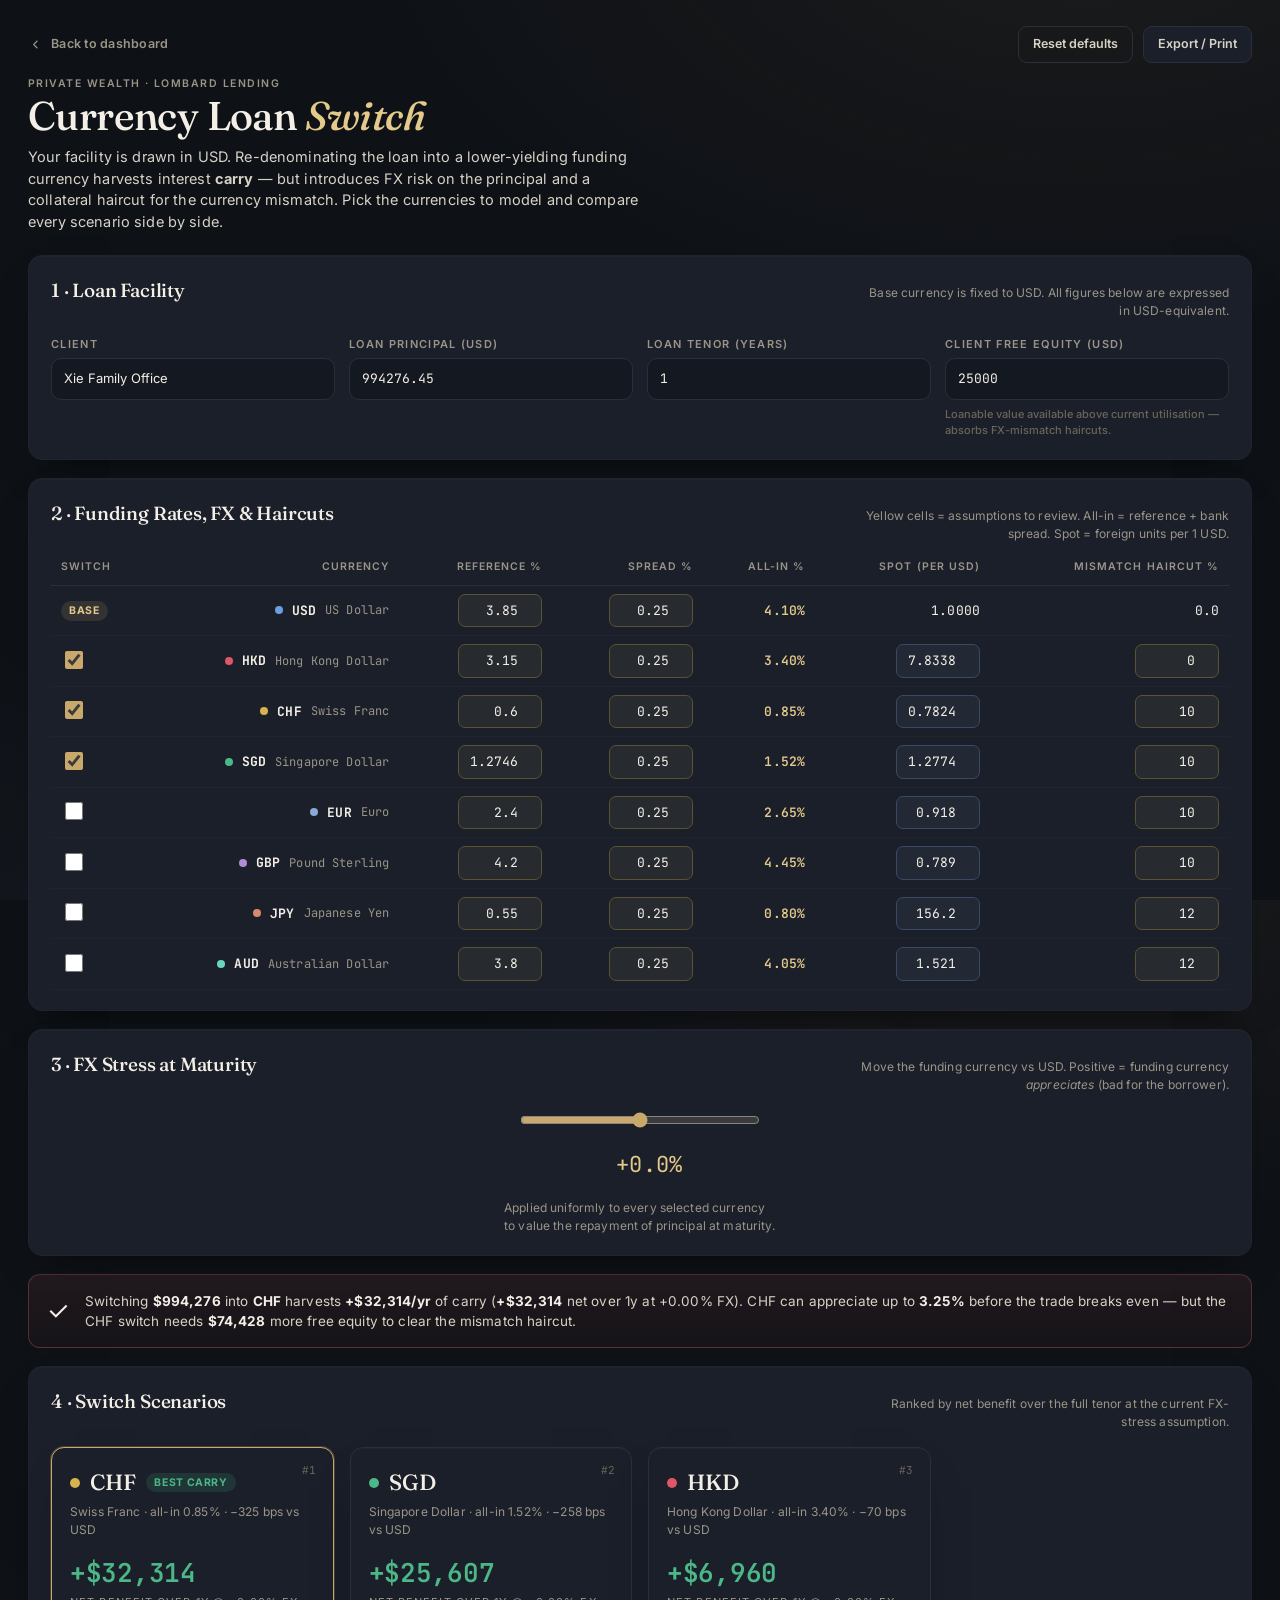
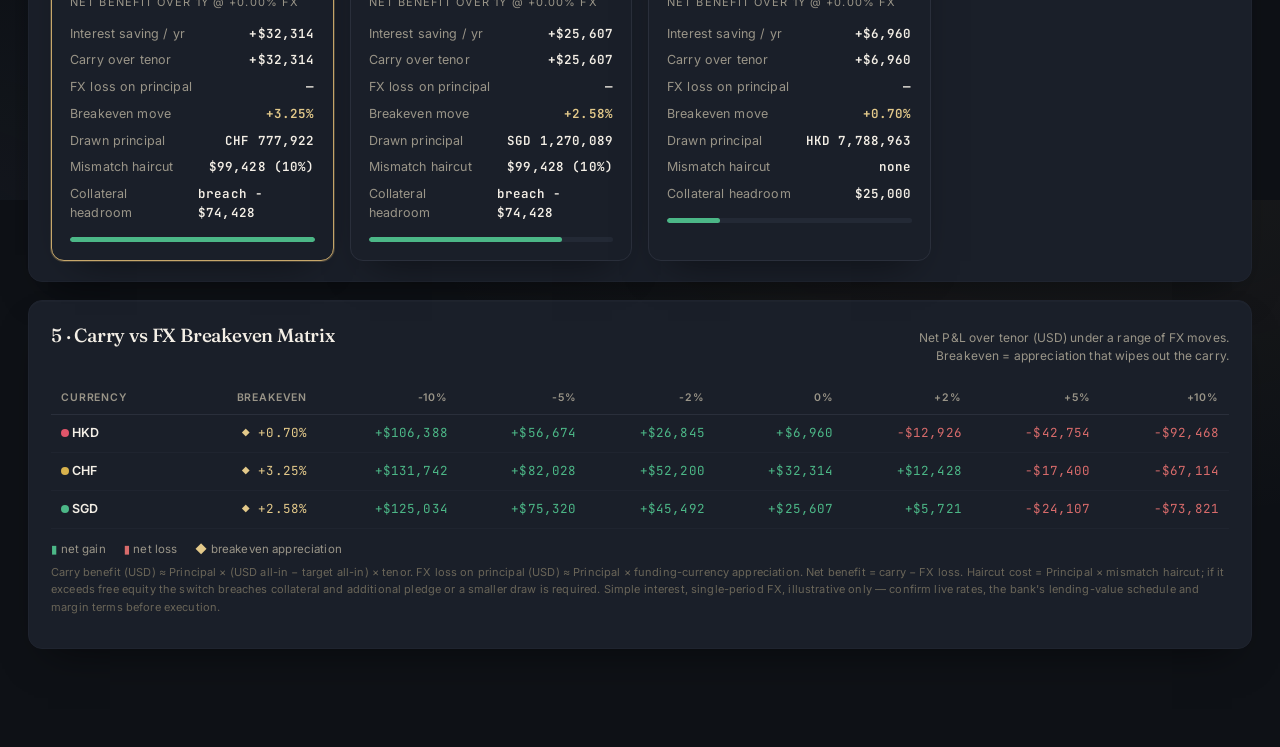
<file: loan-switch.html>
<!doctype html>
<html lang="en">
<head>
  <meta charset="utf-8" />
  <meta name="viewport" content="width=device-width,initial-scale=1" />
  <title>Currency Loan Switch — Xie Family Office</title>
  <link rel="preconnect" href="https://fonts.googleapis.com" />
  <link rel="preconnect" href="https://fonts.gstatic.com" crossorigin />
  <link href="https://fonts.googleapis.com/css2?family=Fraunces:ital,opsz,wght@0,9..144,400;0,9..144,500;0,9..144,600;1,9..144,400&family=Inter:wght@400;500;600;700&family=JetBrains+Mono:wght@400;500;600&display=swap" rel="stylesheet" />
  <link rel="stylesheet" href="styles.css" />
  <style>
    /* ── Loan Switch tool — page-specific layout, tokens reused ── */
    body{display:block}
    .ls-wrap{max-width:1320px;margin:0 auto;padding:26px 28px 80px}
    .ls-top{display:flex;align-items:center;justify-content:space-between;gap:16px;margin-bottom:8px}
    .ls-back{display:inline-flex;align-items:center;gap:8px;color:var(--ink-2);font-size:12.5px;font-weight:600;letter-spacing:.02em}
    .ls-back:hover{color:var(--gold-soft)}
    .ls-back svg{width:15px;height:15px;fill:none;stroke:currentColor;stroke-width:1.8}
    .ls-actions{display:flex;gap:10px}
    .ls-btn{border:1px solid var(--line);background:var(--bg-2);border-radius:9px;padding:8px 14px;font-size:12.5px;font-weight:600;color:var(--ink-1);transition:.15s}
    .ls-btn:hover{border-color:var(--gold-deep);color:var(--ink-0)}
    .ls-btn--ghost{background:transparent}

    .ls-hero{margin:6px 0 22px}
    .ls-hero .display{margin-top:2px}
    .ls-hero .lede{margin-top:8px}

    .panel{background:var(--bg-2);border:1px solid var(--line-soft);border-radius:var(--radius);box-shadow:var(--shadow);padding:20px 22px;margin-bottom:18px}
    .panel__head{display:flex;align-items:baseline;justify-content:space-between;gap:12px;margin-bottom:16px}
    .panel__title{font-family:var(--font-serif);font-size:19px;font-weight:500;letter-spacing:-.01em}
    .panel__note{color:var(--ink-2);font-size:12px;max-width:46ch;text-align:right}

    .grid{display:grid;gap:14px}
    .grid--facility{grid-template-columns:repeat(auto-fit,minmax(190px,1fr))}

    .field{display:flex;flex-direction:column;gap:6px}
    .field label{font-size:11px;text-transform:uppercase;letter-spacing:.12em;color:var(--ink-2);font-weight:600}
    .field .hint{font-size:11px;color:var(--ink-3);font-weight:500;letter-spacing:0;text-transform:none}
    .inp{background:var(--bg-1);border:1px solid var(--line);border-radius:9px;padding:10px 12px;font-family:var(--font-mono);font-size:14px;color:var(--ink-0);width:100%;transition:.15s}
    .inp:focus{outline:none;border-color:var(--gold-deep);box-shadow:0 0 0 3px rgba(200,168,107,.12)}
    .inp--blue{border-color:#3a4a66;background:rgba(139,169,214,.06)}
    .inp.read{background:transparent;border-color:transparent;color:var(--gold-soft);padding-left:0}

    /* rates table */
    table.rates{width:100%;border-collapse:collapse;font-size:13px}
    table.rates th{text-align:right;font-size:10.5px;text-transform:uppercase;letter-spacing:.1em;color:var(--ink-2);font-weight:600;padding:0 10px 10px;border-bottom:1px solid var(--line)}
    table.rates th:first-child,table.rates td:first-child{text-align:left}
    table.rates td{padding:8px 10px;border-bottom:1px solid var(--line-soft);font-family:var(--font-mono);text-align:right;vertical-align:middle}
    table.rates td:first-child{font-family:var(--font-sans);font-weight:600}
    table.rates .ccy-flag{display:inline-flex;align-items:center;gap:9px}
    table.rates .dot{width:8px;height:8px;border-radius:50%;flex:none}
    .cellinp{width:84px;background:rgba(255,234,150,.06);border:1px solid #5a5230;border-radius:7px;padding:6px 8px;font-family:var(--font-mono);font-size:13px;color:var(--ink-0);text-align:right}
    .cellinp:focus{outline:none;border-color:var(--gold);box-shadow:0 0 0 2px rgba(200,168,107,.15)}
    .cellinp.fx{background:rgba(139,169,214,.07);border-color:#3a4a66}
    .allin{color:var(--gold-soft);font-weight:600}
    .pickcol{width:42px}
    .pick{width:18px;height:18px;accent-color:var(--gold);cursor:pointer}
    td.base{color:var(--ink-3)}

    /* stress slider */
    .stress{display:flex;align-items:center;gap:18px;flex-wrap:wrap}
    .stress input[type=range]{flex:1;min-width:240px;accent-color:var(--gold)}
    .stress__val{font-family:var(--font-mono);font-size:22px;color:var(--gold-soft);min-width:84px;text-align:right}
    .stress__lab{font-size:12px;color:var(--ink-2);max-width:34ch}

    /* recommendation */
    .reco{display:flex;align-items:center;gap:16px;padding:16px 18px;border-radius:12px;background:linear-gradient(180deg,rgba(76,183,135,.10),rgba(76,183,135,.03));border:1px solid rgba(76,183,135,.30);margin-bottom:18px}
    .reco.warn{background:linear-gradient(180deg,rgba(216,107,107,.10),rgba(216,107,107,.03));border-color:rgba(216,107,107,.30)}
    .reco.neutral{background:var(--bg-2);border-color:var(--line)}
    .reco__icon{font-size:26px;line-height:1}
    .reco__txt b{color:var(--ink-0)}
    .reco__txt{font-size:13.5px;color:var(--ink-1)}

    /* scenario cards */
    .cards{display:grid;gap:16px;grid-template-columns:repeat(auto-fill,minmax(280px,1fr))}
    .card{position:relative;background:var(--bg-2);border:1px solid var(--line);border-radius:13px;padding:18px;overflow:hidden}
    .card.best{border-color:var(--gold);box-shadow:0 0 0 1px rgba(200,168,107,.25),0 18px 40px -24px rgba(0,0,0,.7)}
    .card.loss{border-color:rgba(216,107,107,.4)}
    .card__rank{position:absolute;top:14px;right:16px;font-size:11px;color:var(--ink-3);font-family:var(--font-mono)}
    .card__ccy{display:flex;align-items:center;gap:10px;margin-bottom:4px}
    .card__ccy .dot{width:10px;height:10px;border-radius:50%}
    .card__ccy h3{font-family:var(--font-serif);font-size:22px;font-weight:500;margin:0}
    .card__sub{font-size:12px;color:var(--ink-2);margin-bottom:14px}
    .card__hero{font-family:var(--font-mono);font-size:26px;font-weight:600;letter-spacing:-.01em;margin:2px 0 2px}
    .card__herolab{font-size:11px;text-transform:uppercase;letter-spacing:.1em;color:var(--ink-2);margin-bottom:14px}
    .card__rows{display:flex;flex-direction:column;gap:8px;font-size:12.5px}
    .card__row{display:flex;justify-content:space-between;align-items:baseline;gap:10px}
    .card__row span{color:var(--ink-2)}
    .card__row b{font-family:var(--font-mono);font-weight:600;color:var(--ink-0)}
    .pill{display:inline-block;font-size:10.5px;font-weight:700;letter-spacing:.06em;text-transform:uppercase;padding:2px 8px;border-radius:999px}
    .pill.go{background:var(--up-soft);color:var(--up)}
    .pill.no{background:var(--down-soft);color:var(--down)}
    .pill.flag{background:rgba(200,168,107,.14);color:var(--gold-soft)}
    .bar{height:5px;border-radius:3px;background:var(--bg-3);margin-top:14px;overflow:hidden}
    .bar > i{display:block;height:100%;border-radius:3px}

    /* matrix */
    table.matrix{width:100%;border-collapse:collapse;font-size:12.5px}
    table.matrix th,table.matrix td{padding:9px 10px;text-align:right;font-family:var(--font-mono);border-bottom:1px solid var(--line-soft)}
    table.matrix th{font-family:var(--font-sans);font-size:10.5px;text-transform:uppercase;letter-spacing:.08em;color:var(--ink-2);font-weight:600;border-bottom:1px solid var(--line)}
    table.matrix th:first-child,table.matrix td:first-child{text-align:left;font-family:var(--font-sans);font-weight:600}
    table.matrix tr:hover td{background:rgba(255,255,255,.015)}
    .legend{display:flex;gap:18px;flex-wrap:wrap;margin-top:12px;font-size:11.5px;color:var(--ink-2)}
    .legend i{font-style:normal}
    .disc{font-size:11px;color:var(--ink-3);line-height:1.6;margin-top:6px}
    @media(max-width:640px){.ls-wrap{padding:18px 14px 60px}.panel{padding:16px}}
  </style>
</head>
<body data-theme="night">
  <div class="ls-wrap">

    <div class="ls-top">
      <a class="ls-back" href="index.html">
        <svg viewBox="0 0 24 24"><path d="M15 6l-6 6 6 6"/></svg>
        Back to dashboard
      </a>
      <div class="ls-actions">
        <button class="ls-btn ls-btn--ghost" id="btn-reset">Reset defaults</button>
        <button class="ls-btn" id="btn-print">Export / Print</button>
      </div>
    </div>

    <header class="ls-hero">
      <span class="eyebrow">Private Wealth · Lombard Lending</span>
      <h1 class="display">Currency Loan <em>Switch</em></h1>
      <p class="lede">Your facility is drawn in USD. Re-denominating the loan into a lower-yielding funding currency
        harvests interest <strong>carry</strong> — but introduces FX risk on the principal and a collateral haircut for
        the currency mismatch. Pick the currencies to model and compare every scenario side by side.</p>
    </header>

    <!-- 1. Facility -->
    <section class="panel">
      <div class="panel__head">
        <div class="panel__title">1 · Loan Facility</div>
        <div class="panel__note">Base currency is fixed to USD. All figures below are expressed in USD-equivalent.</div>
      </div>
      <div class="grid grid--facility">
        <div class="field">
          <label>Client</label>
          <input class="inp inp--blue" id="f-client" type="text" value="Xie Family Office" />
        </div>
        <div class="field">
          <label>Loan Principal (USD)</label>
          <input class="inp inp--blue" id="f-principal" type="number" step="1000" value="994276.45" />
        </div>
        <div class="field">
          <label>Loan Tenor (years)</label>
          <input class="inp inp--blue" id="f-tenor" type="number" step="0.25" min="0.25" value="1" />
        </div>
        <div class="field">
          <label>Client Free Equity (USD)</label>
          <input class="inp inp--blue" id="f-equity" type="number" step="1000" value="25000" />
          <span class="hint">Loanable value available above current utilisation — absorbs FX-mismatch haircuts.</span>
        </div>
      </div>
    </section>

    <!-- 2. Rates & FX -->
    <section class="panel">
      <div class="panel__head">
        <div class="panel__title">2 · Funding Rates, FX &amp; Haircuts</div>
        <div class="panel__note">Yellow cells = assumptions to review. All-in = reference + bank spread. Spot = foreign units per 1 USD.</div>
      </div>
      <div style="overflow-x:auto">
        <table class="rates" id="rates-tbl">
          <thead>
            <tr>
              <th class="pickcol">Switch</th>
              <th>Currency</th>
              <th>Reference&nbsp;%</th>
              <th>Spread&nbsp;%</th>
              <th>All-in&nbsp;%</th>
              <th>Spot (per USD)</th>
              <th>Mismatch haircut&nbsp;%</th>
            </tr>
          </thead>
          <tbody><!-- rows injected --></tbody>
        </table>
      </div>
    </section>

    <!-- 3. FX stress -->
    <section class="panel">
      <div class="panel__head">
        <div class="panel__title">3 · FX Stress at Maturity</div>
        <div class="panel__note">Move the funding currency vs USD. Positive = funding currency <em>appreciates</em> (bad for the borrower).</div>
      </div>
      <div class="stress">
        <input type="range" id="stress" min="-15" max="15" step="0.5" value="0" />
        <div class="stress__val" id="stress-val">0.0%</div>
        <div class="stress__lab">Applied uniformly to every selected currency to value the repayment of principal at maturity.</div>
      </div>
    </section>

    <!-- Recommendation -->
    <div class="reco neutral" id="reco">
      <div class="reco__icon">⟳</div>
      <div class="reco__txt" id="reco-txt">Select one or more currencies above to compare switch scenarios.</div>
    </div>

    <!-- 4. Scenario cards -->
    <section class="panel">
      <div class="panel__head">
        <div class="panel__title">4 · Switch Scenarios</div>
        <div class="panel__note">Ranked by net benefit over the full tenor at the current FX-stress assumption.</div>
      </div>
      <div class="cards" id="cards"></div>
    </section>

    <!-- 5. Breakeven matrix -->
    <section class="panel">
      <div class="panel__head">
        <div class="panel__title">5 · Carry vs FX Breakeven Matrix</div>
        <div class="panel__note">Net P&amp;L over tenor (USD) under a range of FX moves. Breakeven = appreciation that wipes out the carry.</div>
      </div>
      <div style="overflow-x:auto">
        <table class="matrix" id="matrix">
          <thead><tr id="matrix-head"></tr></thead>
          <tbody id="matrix-body"></tbody>
        </table>
      </div>
      <div class="legend">
        <span><i style="color:var(--up)">▮</i> net gain</span>
        <span><i style="color:var(--down)">▮</i> net loss</span>
        <span><i style="color:var(--gold-soft)">◆</i> breakeven appreciation</span>
      </div>
      <p class="disc">Carry benefit (USD) ≈ Principal × (USD all-in − target all-in) × tenor. FX loss on principal (USD) ≈ Principal × funding-currency
        appreciation. Net benefit = carry − FX loss. Haircut cost = Principal × mismatch haircut; if it exceeds free equity the switch
        breaches collateral and additional pledge or a smaller draw is required. Simple interest, single-period FX, illustrative only —
        confirm live rates, the bank's lending-value schedule and margin terms before execution.</p>
    </section>

  </div>

  <script src="loan-switch.js"></script>
</body>
</html>
</file>
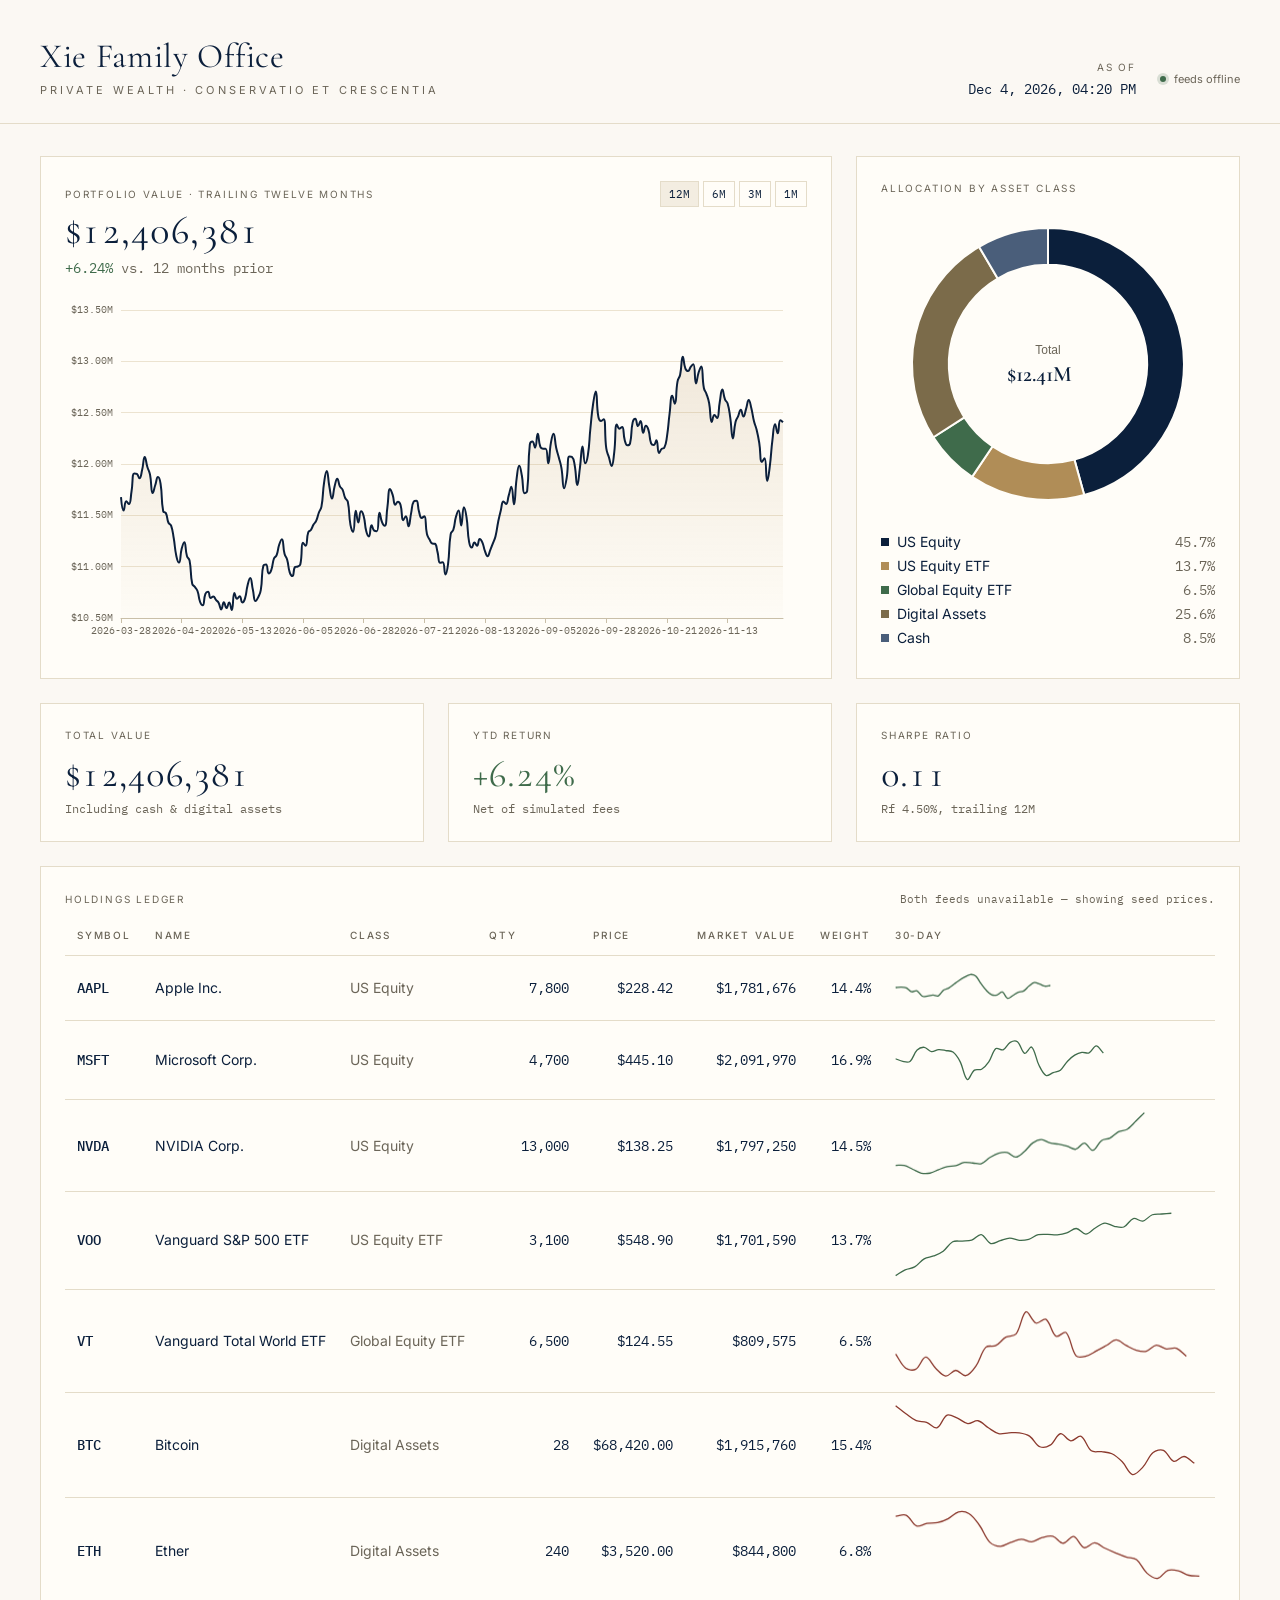
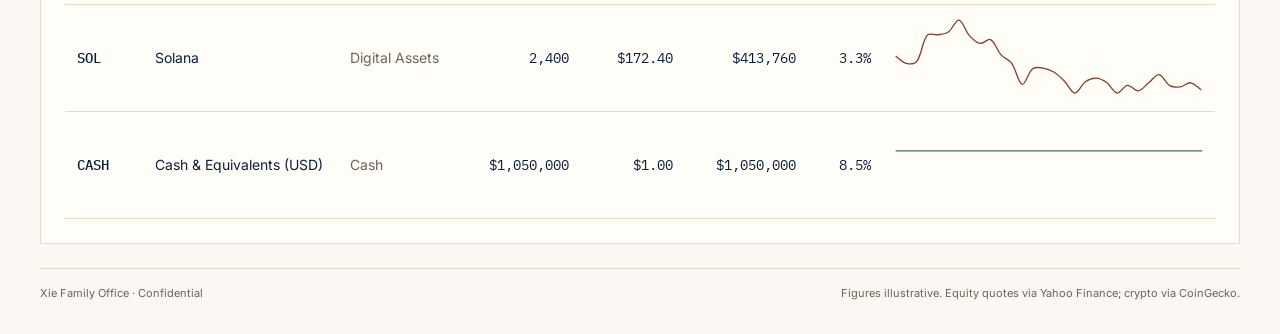
<file: mockups/v1-pictet.html>
<!doctype html>
<html lang="en">
<head>
<meta charset="utf-8" />
<meta name="viewport" content="width=device-width, initial-scale=1" />
<title>Xie Family Office — Private Wealth (Pictet-style)</title>
<link rel="preconnect" href="https://fonts.googleapis.com" />
<link rel="preconnect" href="https://fonts.gstatic.com" crossorigin />
<link href="https://fonts.googleapis.com/css2?family=Cormorant+Garamond:wght@400;500;600&family=Inter:wght@300;400;500;600&family=IBM+Plex+Mono:wght@400;500&display=swap" rel="stylesheet" />
<link rel="stylesheet" href="./_vendor/tailwind.css" />
<script src="./_vendor/echarts.min.js"></script>
<script src="./_vendor/chart.umd.js"></script>
<style>
  :root {
    --warm:   #FBF8F3;
    --paper:  #F3EDE1;
    --ink:    #0B1F3B;
    --ink2:   #1C2E4A;
    --gold:   #B08D57;
    --gold2:  #D9B87A;
    --rule:   #E4DCC9;
    --muted:  #6B6558;
    --pos:    #3F6B4B;
    --neg:    #8C3A2E;
  }
  html, body { background: var(--warm); color: var(--ink); font-family: "Inter", sans-serif; }
  .serif    { font-family: "Cormorant Garamond", serif; }
  .mono     { font-family: "IBM Plex Mono", monospace; font-feature-settings: "tnum"; }
  .tnum     { font-variant-numeric: tabular-nums; }
  .hairline { border-color: var(--rule); }
  .card     { background: #FFFDF8; border: 1px solid var(--rule); }
  .wordmark { letter-spacing: .02em; }
  .kpi-label{ letter-spacing: .18em; text-transform: uppercase; font-size: 10px; color: var(--muted); }
  .dotpos   { background: var(--pos); }
  .dotneg   { background: var(--neg); }
  .ledger   { border-collapse: separate; border-spacing: 0; }
  .ledger th, .ledger td { border-bottom: 1px solid var(--rule); padding: 10px 12px; }
  .ledger th { font-size: 10px; letter-spacing: .18em; text-transform: uppercase; color: var(--muted); font-weight: 500; text-align: left; }
  .spark    { height: 28px; width: 100px; }
  .live-dot { width: 6px; height: 6px; border-radius: 999px; background: #3F6B4B; box-shadow: 0 0 0 3px rgba(63,107,75,.18); animation: pulse 2s infinite; }
  @keyframes pulse { 0%,100% { opacity: 1 } 50% { opacity: .45 } }
</style>
</head>
<body class="min-h-screen">

<!-- Masthead -->
<header class="px-10 pt-10 pb-6 border-b hairline">
  <div class="flex items-end justify-between">
    <div>
      <div class="serif text-[34px] leading-none text-[color:var(--ink)] wordmark">Xie Family Office</div>
      <div class="mt-2 text-[11px] tracking-[.28em] uppercase text-[color:var(--muted)]">Private Wealth · Conservatio et Crescentia</div>
    </div>
    <div class="flex items-center gap-6">
      <div class="text-right">
        <div class="kpi-label">As of</div>
        <div id="asof" class="mono text-sm mt-1">—</div>
      </div>
      <div class="flex items-center gap-2 text-[11px] text-[color:var(--muted)]">
        <span class="live-dot"></span><span id="feed">connecting…</span>
      </div>
    </div>
  </div>
</header>

<main class="px-10 py-8 grid grid-cols-12 gap-6">

  <!-- Hero chart -->
  <section class="col-span-12 lg:col-span-8 card p-6">
    <div class="flex items-baseline justify-between">
      <div>
        <div class="kpi-label">Portfolio Value · Trailing Twelve Months</div>
        <div class="serif text-[40px] leading-none mt-2 tnum" id="hero-total">$12,400,000</div>
        <div class="mt-2 text-sm mono"><span id="hero-chg" class="text-[color:var(--pos)]">+0.00%</span> <span class="text-[color:var(--muted)]">vs. 12 months prior</span></div>
      </div>
      <div class="flex items-center gap-1 text-[11px] mono">
        <button class="px-2 py-1 border hairline bg-[color:var(--paper)]">12M</button>
        <button class="px-2 py-1 border hairline">6M</button>
        <button class="px-2 py-1 border hairline">3M</button>
        <button class="px-2 py-1 border hairline">1M</button>
      </div>
    </div>
    <div id="hero" class="mt-4" style="height: 360px;"></div>
  </section>

  <!-- Allocation donut -->
  <aside class="col-span-12 lg:col-span-4 card p-6">
    <div class="kpi-label">Allocation by Asset Class</div>
    <div id="donut" style="height: 320px;" class="mt-2"></div>
    <ul id="alloc-legend" class="mt-2 space-y-1 text-sm"></ul>
  </aside>

  <!-- KPI tiles -->
  <section class="col-span-12 grid grid-cols-3 gap-6">
    <div class="card p-6">
      <div class="kpi-label">Total Value</div>
      <div class="serif text-[38px] leading-none mt-3 tnum" id="kpi-total">—</div>
      <div class="mt-2 text-xs mono text-[color:var(--muted)]">Including cash & digital assets</div>
    </div>
    <div class="card p-6">
      <div class="kpi-label">YTD Return</div>
      <div class="serif text-[38px] leading-none mt-3 tnum" id="kpi-ytd">—</div>
      <div class="mt-2 text-xs mono text-[color:var(--muted)]">Net of simulated fees</div>
    </div>
    <div class="card p-6">
      <div class="kpi-label">Sharpe Ratio</div>
      <div class="serif text-[38px] leading-none mt-3 tnum" id="kpi-sharpe">—</div>
      <div class="mt-2 text-xs mono text-[color:var(--muted)]">Rf 4.50%, trailing 12M</div>
    </div>
  </section>

  <!-- Holdings -->
  <section class="col-span-12 card p-6">
    <div class="flex items-baseline justify-between mb-2">
      <div class="kpi-label">Holdings Ledger</div>
      <div class="text-[11px] mono text-[color:var(--muted)]" id="feed-detail">—</div>
    </div>
    <div class="overflow-x-auto">
      <table class="ledger w-full text-sm">
        <thead>
          <tr>
            <th>Symbol</th>
            <th>Name</th>
            <th>Class</th>
            <th class="text-right">Qty</th>
            <th class="text-right">Price</th>
            <th class="text-right">Market Value</th>
            <th class="text-right">Weight</th>
            <th>30-Day</th>
          </tr>
        </thead>
        <tbody id="holdings-body"></tbody>
      </table>
    </div>
  </section>

  <footer class="col-span-12 text-[11px] text-[color:var(--muted)] pt-4 border-t hairline flex justify-between">
    <span>Xie Family Office · Confidential</span>
    <span>Figures illustrative. Equity quotes via Yahoo Finance; crypto via CoinGecko.</span>
  </footer>
</main>

<script src="./_shared/data.js"></script>
<script src="./_shared/pricing.js"></script>
<script>
(function () {
  const D = window.XFO_DATA;
  const fmt = D.fmt;

  // Hero chart
  const hero = echarts.init(document.getElementById("hero"), null, { renderer: "canvas" });
  const heroDates = D.dates.map(d => d.toISOString().slice(0, 10));
  hero.setOption({
    animationDuration: 700,
    grid: { left: 56, right: 24, top: 16, bottom: 36 },
    xAxis: {
      type: "category",
      data: heroDates,
      boundaryGap: false,
      axisLine: { lineStyle: { color: "#C9BFA8" } },
      axisLabel: { color: "#6B6558", fontFamily: "IBM Plex Mono", fontSize: 10 },
      splitLine: { show: false },
    },
    yAxis: {
      type: "value",
      scale: true,
      axisLine: { show: false },
      axisTick: { show: false },
      axisLabel: { color: "#6B6558", fontFamily: "IBM Plex Mono", fontSize: 10, formatter: v => fmt.moneyShort(v) },
      splitLine: { lineStyle: { color: "#ECE3D0" } },
    },
    tooltip: {
      trigger: "axis",
      backgroundColor: "#FFFDF8",
      borderColor: "#E4DCC9",
      textStyle: { color: "#0B1F3B", fontFamily: "IBM Plex Mono" },
      formatter: p => `<div style="font-family:Inter;letter-spacing:.18em;text-transform:uppercase;font-size:10px;color:#6B6558">${p[0].axisValue}</div><div style="font-family:Cormorant Garamond;font-size:22px;margin-top:4px">${fmt.money(p[0].data)}</div>`,
    },
    series: [{
      type: "line", smooth: true, symbol: "none",
      data: D.navSeries,
      lineStyle: { color: "#0B1F3B", width: 2 },
      areaStyle: {
        color: new echarts.graphic.LinearGradient(0, 0, 0, 1, [
          { offset: 0, color: "rgba(176,141,87,0.26)" },
          { offset: 1, color: "rgba(176,141,87,0.02)" },
        ]),
      },
    }],
  });

  // Donut
  const donut = echarts.init(document.getElementById("donut"));
  const classNow = {};
  for (const cls of Object.keys(D.classSeries)) classNow[cls] = D.classSeries[cls][D.classSeries[cls].length - 1];
  const classEntries = Object.entries(classNow);
  const palette = ["#0B1F3B", "#B08D57", "#3F6B4B", "#7B6B4A", "#4A5E7A", "#C9A96B"];
  donut.setOption({
    tooltip: { trigger: "item", formatter: p => `${p.name}<br/>${fmt.money(p.value)} · ${p.percent}%` },
    legend: { show: false },
    series: [{
      type: "pie",
      radius: ["62%", "85%"],
      avoidLabelOverlap: true,
      itemStyle: { borderColor: "#FFFDF8", borderWidth: 2 },
      label: { show: false },
      labelLine: { show: false },
      data: classEntries.map(([name, v], i) => ({ name, value: v, itemStyle: { color: palette[i % palette.length] } })),
    }],
    graphic: [
      { type: "text", left: "center", top: "44%", style: { text: "Total", fill: "#6B6558", font: "10px Inter", fontWeight: 500 } },
      { type: "text", left: "center", top: "50%", style: { text: fmt.moneyShort(D.totalValue), fill: "#0B1F3B", font: "600 22px \"Cormorant Garamond\"" } },
    ],
  });
  const legend = document.getElementById("alloc-legend");
  legend.innerHTML = classEntries.map(([name, v], i) => {
    const pct = (v / D.totalValue) * 100;
    return `<li class="flex items-center justify-between">
      <span class="flex items-center gap-2"><span style="width:8px;height:8px;background:${palette[i%palette.length]};display:inline-block"></span>${name}</span>
      <span class="mono tnum text-[color:var(--muted)]">${pct.toFixed(1)}%</span>
    </li>`;
  }).join("");

  // KPI tiles
  document.getElementById("kpi-total").textContent  = fmt.money(D.totalValue);
  document.getElementById("hero-total").textContent = fmt.money(D.totalValue);
  const ytdEl = document.getElementById("kpi-ytd");
  ytdEl.textContent = fmt.signedPct(D.metrics.ytdReturn, 2);
  ytdEl.style.color = D.metrics.ytdReturn >= 0 ? "var(--pos)" : "var(--neg)";
  document.getElementById("kpi-sharpe").textContent = D.metrics.sharpe.toFixed(2);
  const chg12 = D.navSeries[D.navSeries.length - 1] / D.navSeries[0] - 1;
  const chgEl = document.getElementById("hero-chg");
  chgEl.textContent = fmt.signedPct(chg12, 2);
  chgEl.className = (chg12 >= 0 ? "text-[color:var(--pos)]" : "text-[color:var(--neg)]");

  // Holdings table + sparklines
  const body = document.getElementById("holdings-body");
  body.innerHTML = "";
  const sparkRefs = [];
  for (const h of D.HOLDINGS) {
    const price = D.priceSeries[h.symbol].slice(-30);
    const mv = h.qty * h.seedPrice;
    const weight = mv / D.totalValue;
    const up = price[price.length - 1] >= price[0];
    const tr = document.createElement("tr");
    tr.innerHTML = `
      <td class="mono font-medium">${h.symbol}</td>
      <td>${h.name}</td>
      <td class="text-[color:var(--muted)]">${h.class}</td>
      <td class="text-right mono tnum">${h.symbol === "CASH" ? fmt.money(h.qty) : h.qty.toLocaleString()}</td>
      <td class="text-right mono tnum" data-price="${h.symbol}">${fmt.money(h.seedPrice, h.symbol === "CASH" ? 2 : 2)}</td>
      <td class="text-right mono tnum" data-mv="${h.symbol}">${fmt.money(mv)}</td>
      <td class="text-right mono tnum">${(weight * 100).toFixed(1)}%</td>
      <td><canvas class="spark" width="200" height="56"></canvas></td>`;
    body.appendChild(tr);
    const canvas = tr.querySelector("canvas");
    sparkRefs.push({ canvas, symbol: h.symbol, up });
  }

  for (const { canvas, symbol, up } of sparkRefs) {
    const series = D.priceSeries[symbol].slice(-30);
    new Chart(canvas, {
      type: "line",
      data: { labels: series.map((_, i) => i), datasets: [{ data: series, borderColor: up ? "#3F6B4B" : "#8C3A2E", borderWidth: 1.3, tension: 0.35, pointRadius: 0, fill: false }] },
      options: { plugins: { legend: { display: false }, tooltip: { enabled: false } }, scales: { x: { display: false }, y: { display: false } }, animation: false, elements: { line: { capBezierPoints: true } } },
    });
  }

  // Live price wiring
  XFO_PRICING.subscribe(state => {
    const asof = document.getElementById("asof");
    asof.textContent = state.lastUpdated ? state.lastUpdated.toLocaleString("en-US", { month: "short", day: "numeric", year: "numeric", hour: "2-digit", minute: "2-digit" }) : "—";
    document.getElementById("feed").textContent = state.error ? "feeds offline" : `${state.source.equity} · ${state.source.crypto}`;
    document.getElementById("feed-detail").textContent = state.error || `Equities: ${state.source.equity} · Crypto: ${state.source.crypto}`;

    // Refresh prices & mv with live data.
    let liveTotal = 0;
    for (const h of D.HOLDINGS) {
      const p = state.prices[h.symbol] || h.seedPrice;
      const mv = h.qty * p;
      liveTotal += mv;
      const priceCell = document.querySelector(`[data-price="${h.symbol}"]`);
      const mvCell = document.querySelector(`[data-mv="${h.symbol}"]`);
      if (priceCell) priceCell.textContent = fmt.money(p, 2);
      if (mvCell) mvCell.textContent = fmt.money(mv);
    }
    document.getElementById("kpi-total").textContent = fmt.money(liveTotal);
    document.getElementById("hero-total").textContent = fmt.money(liveTotal);
  });
})();
</script>
</body>
</html>
</file>
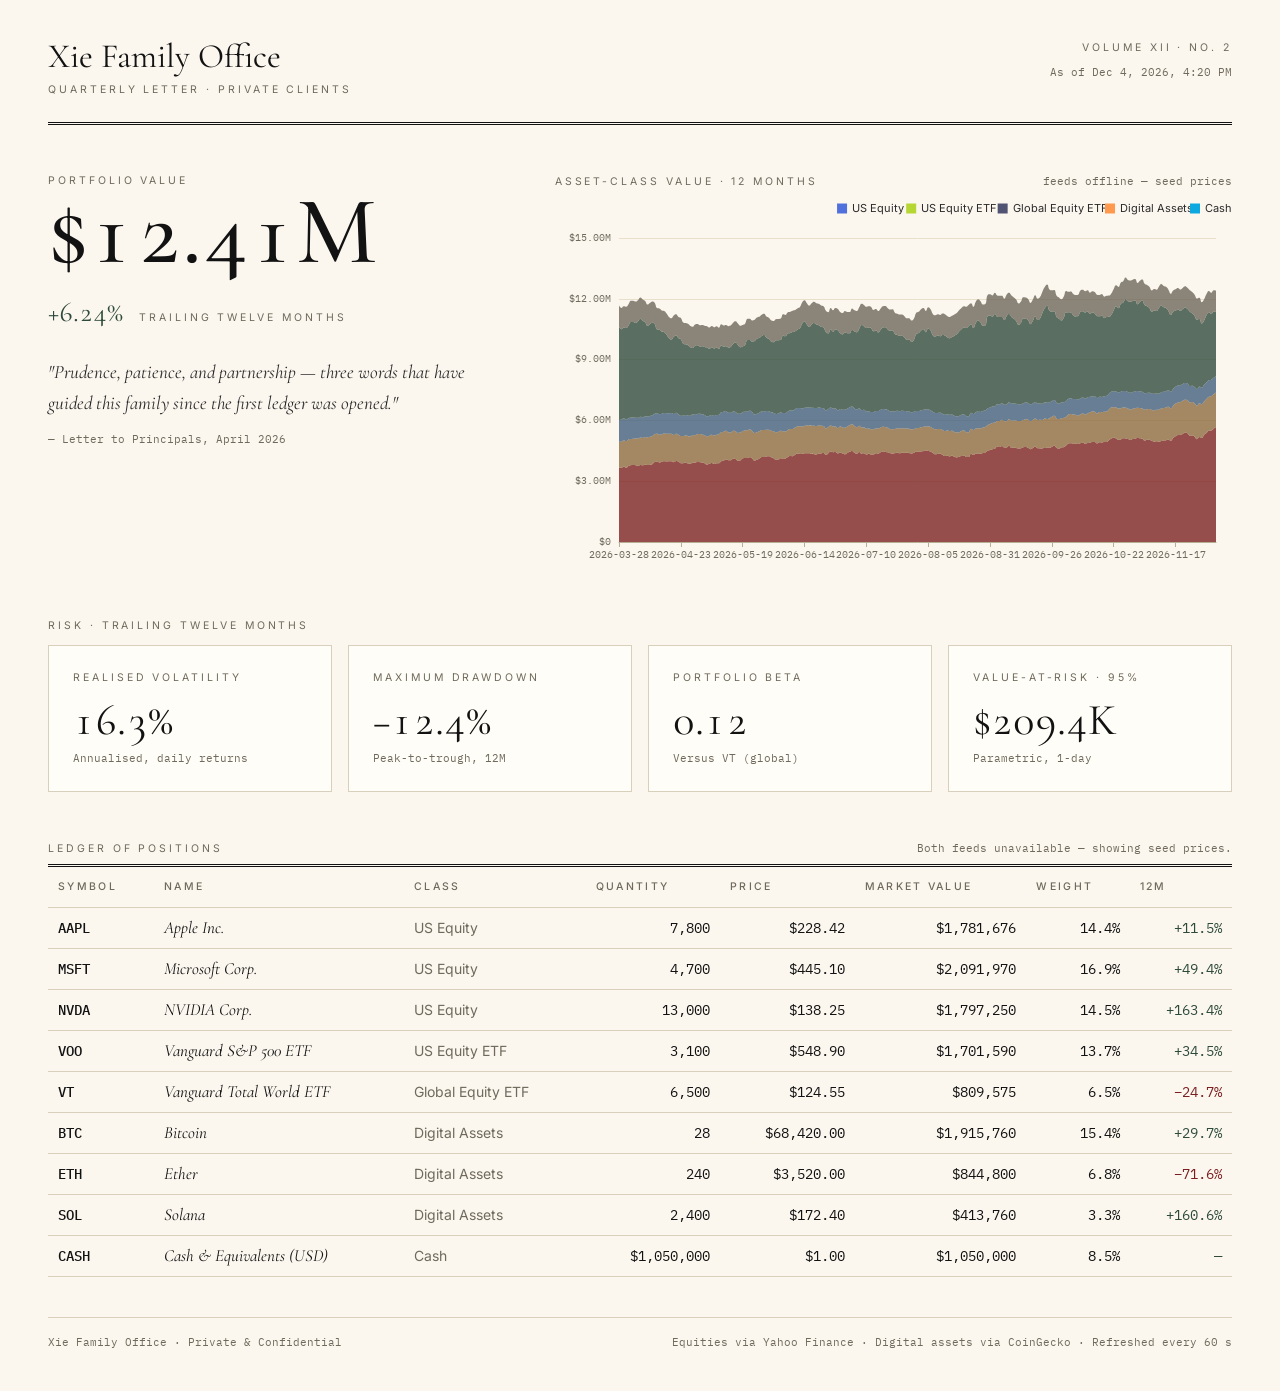
<file: mockups/v2-rothschild.html>
<!doctype html>
<html lang="en">
<head>
<meta charset="utf-8" />
<meta name="viewport" content="width=device-width, initial-scale=1" />
<title>Xie Family Office — Quarterly Letter (Rothschild-style)</title>
<link rel="preconnect" href="https://fonts.googleapis.com" />
<link rel="preconnect" href="https://fonts.gstatic.com" crossorigin />
<link href="https://fonts.googleapis.com/css2?family=Cormorant+Garamond:wght@400;500;600;700&family=Inter:wght@300;400;500;600&family=IBM+Plex+Mono:wght@400;500&display=swap" rel="stylesheet" />
<link rel="stylesheet" href="./_vendor/tailwind.css" />
<script src="./_vendor/echarts.min.js"></script>
<style>
  :root {
    --warm:  #FBF7EF;
    --paper: #F4ECDD;
    --ink:   #121212;
    --ink2:  #2B2B2B;
    --accent:#7A1F1F;
    --accent2:#A9392E;
    --rule:  #D8CFBC;
    --muted: #6F6A5C;
    --gold:  #8C6A3C;
  }
  html, body { background: var(--warm); color: var(--ink); font-family: "Inter", sans-serif; }
  .serif    { font-family: "Cormorant Garamond", serif; }
  .mono     { font-family: "IBM Plex Mono", monospace; font-feature-settings: "tnum"; }
  .tnum     { font-variant-numeric: tabular-nums; }
  .hairline { border-color: var(--rule); }
  .rule     { border-top: 1px solid var(--rule); }
  .thickrule{ border-top: 3px double var(--ink); }
  .smallcaps{ text-transform: uppercase; letter-spacing: .28em; font-size: 10.5px; color: var(--muted); }
  .stat     { border: 1px solid var(--rule); background: #FFFDF7; }
  .ledger th, .ledger td { padding: 10px 10px; border-bottom: 1px solid var(--rule); }
  .ledger th { font-weight: 500; text-align: left; font-size: 10.5px; text-transform: uppercase; letter-spacing: .22em; color: var(--muted); }
</style>
</head>
<body class="min-h-screen">

<header class="px-12 pt-10 pb-6">
  <div class="flex items-start justify-between">
    <div>
      <div class="serif text-[34px] leading-none">Xie Family Office</div>
      <div class="smallcaps mt-2">Quarterly Letter · Private Clients</div>
    </div>
    <div class="text-right">
      <div class="smallcaps">Volume XII · No. 2</div>
      <div class="mono text-[11px] text-[color:var(--muted)] mt-2" id="asof">—</div>
    </div>
  </div>
  <div class="thickrule mt-6"></div>
</header>

<main class="px-12 pb-10">

  <!-- Hero editorial number -->
  <section class="grid grid-cols-12 gap-8 pt-6">
    <div class="col-span-12 md:col-span-5">
      <div class="smallcaps">Portfolio Value</div>
      <div class="serif font-medium tnum leading-[0.9]" style="font-size: 96px;" id="hero-total">$12.40M</div>
      <div class="flex items-baseline gap-4 mt-4">
        <div class="serif tnum text-[28px]" id="hero-delta">+0.00%</div>
        <div class="smallcaps">Trailing Twelve Months</div>
      </div>
      <p class="serif italic text-[19px] leading-relaxed text-[color:var(--ink2)] mt-6 max-w-md">
        "Prudence, patience, and partnership — three words that have guided this family since the first ledger was opened."
      </p>
      <div class="mono text-[11px] text-[color:var(--muted)] mt-3">— Letter to Principals, April 2026</div>
    </div>

    <div class="col-span-12 md:col-span-7">
      <div class="flex items-baseline justify-between">
        <div class="smallcaps">Asset-Class Value · 12 Months</div>
        <div class="mono text-[11px] text-[color:var(--muted)]" id="feed">—</div>
      </div>
      <div id="stacked" style="height: 380px;" class="mt-2"></div>
    </div>
  </section>

  <!-- Risk panel -->
  <section class="grid grid-cols-12 gap-8 mt-10">
    <div class="col-span-12">
      <div class="smallcaps mb-3">Risk · Trailing Twelve Months</div>
      <div class="grid grid-cols-2 md:grid-cols-4 gap-4">
        <div class="stat p-6">
          <div class="smallcaps">Realised Volatility</div>
          <div class="serif tnum text-[44px] leading-none mt-3" id="r-vol">—</div>
          <div class="mono text-[11px] text-[color:var(--muted)] mt-2">Annualised, daily returns</div>
        </div>
        <div class="stat p-6">
          <div class="smallcaps">Maximum Drawdown</div>
          <div class="serif tnum text-[44px] leading-none mt-3" id="r-dd">—</div>
          <div class="mono text-[11px] text-[color:var(--muted)] mt-2">Peak-to-trough, 12M</div>
        </div>
        <div class="stat p-6">
          <div class="smallcaps">Portfolio Beta</div>
          <div class="serif tnum text-[44px] leading-none mt-3" id="r-beta">—</div>
          <div class="mono text-[11px] text-[color:var(--muted)] mt-2">Versus VT (global)</div>
        </div>
        <div class="stat p-6">
          <div class="smallcaps">Value-at-Risk · 95%</div>
          <div class="serif tnum text-[44px] leading-none mt-3" id="r-var">—</div>
          <div class="mono text-[11px] text-[color:var(--muted)] mt-2">Parametric, 1-day</div>
        </div>
      </div>
    </div>
  </section>

  <!-- Holdings ruled table -->
  <section class="mt-12">
    <div class="flex items-baseline justify-between">
      <div class="smallcaps">Ledger of Positions</div>
      <div class="mono text-[11px] text-[color:var(--muted)]" id="feed-detail">—</div>
    </div>
    <div class="thickrule mt-2"></div>
    <table class="ledger w-full text-sm mt-0">
      <thead>
        <tr>
          <th>Symbol</th>
          <th>Name</th>
          <th>Class</th>
          <th class="text-right">Quantity</th>
          <th class="text-right">Price</th>
          <th class="text-right">Market Value</th>
          <th class="text-right">Weight</th>
          <th class="text-right">12M</th>
        </tr>
      </thead>
      <tbody id="holdings-body"></tbody>
    </table>
  </section>

  <footer class="rule mt-10 pt-4 flex justify-between text-[11px] text-[color:var(--muted)] mono">
    <span>Xie Family Office · Private & Confidential</span>
    <span>Equities via Yahoo Finance · Digital assets via CoinGecko · Refreshed every 60 s</span>
  </footer>
</main>

<script src="./_shared/data.js"></script>
<script src="./_shared/pricing.js"></script>
<script>
(function () {
  const D = window.XFO_DATA, fmt = D.fmt;

  // Stacked area chart: asset class value over time.
  const stacked = echarts.init(document.getElementById("stacked"));
  const classes = Object.keys(D.classSeries);
  const palette = ["#7A1F1F", "#8C6A3C", "#3F5D7A", "#2E4A3A", "#6B6558"];
  stacked.setOption({
    animationDuration: 700,
    tooltip: {
      trigger: "axis",
      backgroundColor: "#FFFDF7",
      borderColor: "#D8CFBC",
      textStyle: { color: "#121212", fontFamily: "IBM Plex Mono", fontSize: 11 },
      formatter: (params) => {
        const date = params[0].axisValue;
        const rows = params.map(p => `<div style="display:flex;justify-content:space-between;gap:18px"><span>${p.marker}${p.seriesName}</span><span>${fmt.moneyShort(p.data)}</span></div>`).join("");
        return `<div style="font-family:Inter;letter-spacing:.22em;text-transform:uppercase;font-size:10px;color:#6F6A5C">${date}</div>${rows}`;
      },
    },
    legend: {
      top: 0, right: 0,
      icon: "rect", itemWidth: 10, itemHeight: 10,
      textStyle: { color: "#2B2B2B", fontFamily: "Inter", fontSize: 11 },
      data: classes,
    },
    grid: { left: 64, right: 16, top: 40, bottom: 36 },
    xAxis: {
      type: "category",
      boundaryGap: false,
      data: D.dates.map(d => d.toISOString().slice(0, 10)),
      axisLine: { lineStyle: { color: "#B8AE94" } },
      axisLabel: { color: "#6F6A5C", fontFamily: "IBM Plex Mono", fontSize: 10 },
    },
    yAxis: {
      type: "value",
      axisLine: { show: false }, axisTick: { show: false },
      axisLabel: { color: "#6F6A5C", fontFamily: "IBM Plex Mono", fontSize: 10, formatter: v => fmt.moneyShort(v) },
      splitLine: { lineStyle: { color: "#E7DFCA" } },
    },
    series: classes.map((c, i) => ({
      name: c,
      type: "line",
      stack: "total",
      smooth: true,
      symbol: "none",
      lineStyle: { width: 0 },
      areaStyle: { color: palette[i % palette.length], opacity: 0.78 },
      emphasis: { focus: "series" },
      data: D.classSeries[c],
    })),
  });

  // Hero total.
  document.getElementById("hero-total").textContent = fmt.moneyShort(D.totalValue).replace("$", "$");
  const chg = D.navSeries[D.navSeries.length - 1] / D.navSeries[0] - 1;
  const heroDelta = document.getElementById("hero-delta");
  heroDelta.textContent = fmt.signedPct(chg);
  heroDelta.style.color = chg >= 0 ? "#2E4A3A" : "#7A1F1F";

  // Risk cards.
  document.getElementById("r-vol").textContent = fmt.pct(D.metrics.annVol, 1);
  document.getElementById("r-dd").textContent = fmt.signedPct(D.metrics.maxDD, 1);
  document.getElementById("r-beta").textContent = D.metrics.beta.toFixed(2);
  document.getElementById("r-var").textContent = fmt.moneyShort(D.metrics.var95);

  // Holdings ruled table.
  const body = document.getElementById("holdings-body");
  body.innerHTML = "";
  for (const h of D.HOLDINGS) {
    const series = D.priceSeries[h.symbol];
    const chg12 = series[series.length - 1] / series[0] - 1;
    const mv = h.qty * h.seedPrice;
    const weight = mv / D.totalValue;
    const tr = document.createElement("tr");
    tr.innerHTML = `
      <td class="mono font-medium">${h.symbol}</td>
      <td class="serif italic text-[17px]">${h.name}</td>
      <td class="text-[color:var(--muted)]">${h.class}</td>
      <td class="text-right mono tnum">${h.symbol === "CASH" ? fmt.money(h.qty) : h.qty.toLocaleString()}</td>
      <td class="text-right mono tnum" data-price="${h.symbol}">${fmt.money(h.seedPrice, 2)}</td>
      <td class="text-right mono tnum" data-mv="${h.symbol}">${fmt.money(mv)}</td>
      <td class="text-right mono tnum">${(weight * 100).toFixed(1)}%</td>
      <td class="text-right mono tnum" style="color:${chg12 >= 0 ? "#2E4A3A" : "#7A1F1F"}">${h.symbol === "CASH" ? "—" : fmt.signedPct(chg12, 1)}</td>`;
    body.appendChild(tr);
  }

  // Live.
  XFO_PRICING.subscribe(state => {
    document.getElementById("asof").textContent = state.lastUpdated ? "As of " + state.lastUpdated.toLocaleString("en-US", { dateStyle: "medium", timeStyle: "short" }) : "—";
    document.getElementById("feed").textContent = state.error ? "feeds offline — seed prices" : `Live · ${state.source.equity} · ${state.source.crypto}`;
    document.getElementById("feed-detail").textContent = state.error || `Equities: ${state.source.equity} · Crypto: ${state.source.crypto}`;

    let liveTotal = 0;
    for (const h of D.HOLDINGS) {
      const p = state.prices[h.symbol] || h.seedPrice;
      const mv = h.qty * p;
      liveTotal += mv;
      const pEl = document.querySelector(`[data-price="${h.symbol}"]`);
      const mEl = document.querySelector(`[data-mv="${h.symbol}"]`);
      if (pEl) pEl.textContent = fmt.money(p, 2);
      if (mEl) mEl.textContent = fmt.money(mv);
    }
    document.getElementById("hero-total").textContent = fmt.moneyShort(liveTotal);
  });
})();
</script>
</body>
</html>
</file>
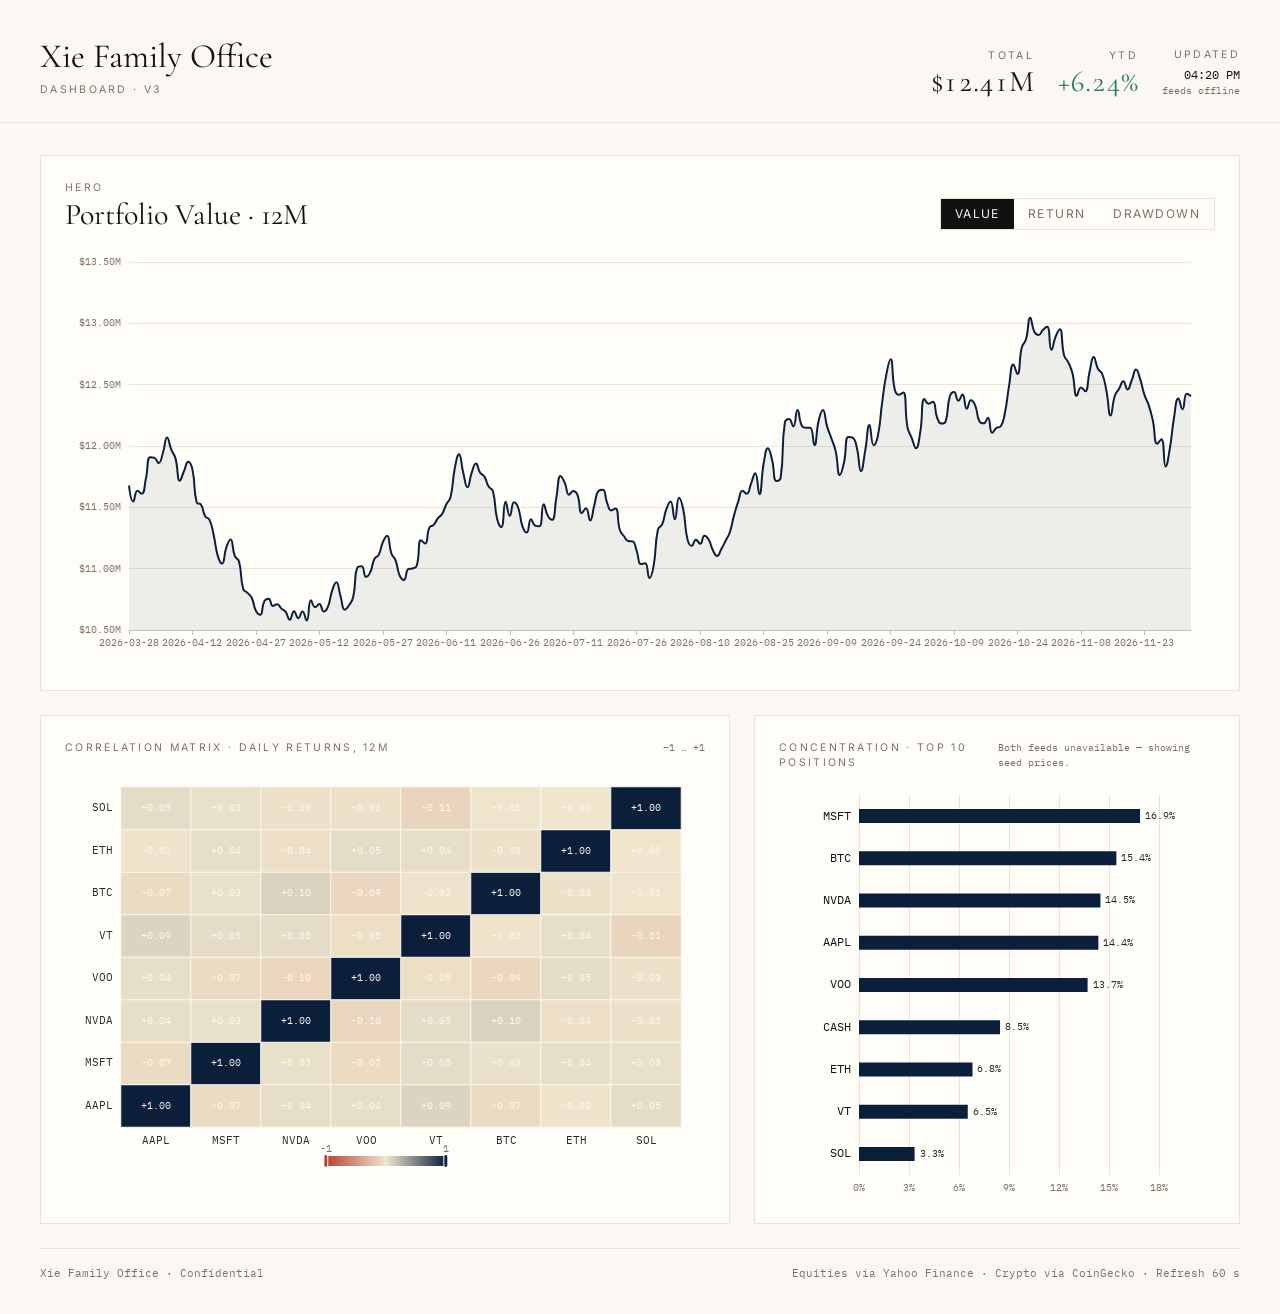
<file: mockups/v3-modern.html>
<!doctype html>
<html lang="en">
<head>
<meta charset="utf-8" />
<meta name="viewport" content="width=device-width, initial-scale=1" />
<title>Xie Family Office — Dashboard (Modern)</title>
<link rel="preconnect" href="https://fonts.googleapis.com" />
<link rel="preconnect" href="https://fonts.gstatic.com" crossorigin />
<link href="https://fonts.googleapis.com/css2?family=Cormorant+Garamond:wght@400;500;600&family=Inter:wght@300;400;500;600&family=IBM+Plex+Mono:wght@400;500&display=swap" rel="stylesheet" />
<link rel="stylesheet" href="./_vendor/tailwind.css" />
<script src="./_vendor/echarts.min.js"></script>
<style>
  :root {
    --warm:   #FBF8F3;
    --ink:    #111111;
    --ink2:   #2A2A2A;
    --rule:   #ECE4D3;
    --muted:  #7A7466;
    --accent: #0B1F3B;
    --pos:    #2E7D5B;
    --neg:    #B44233;
  }
  html, body { background: var(--warm); color: var(--ink); font-family: "Inter", sans-serif; }
  .serif    { font-family: "Cormorant Garamond", serif; }
  .mono     { font-family: "IBM Plex Mono", monospace; font-feature-settings: "tnum"; }
  .tnum     { font-variant-numeric: tabular-nums; }
  .rule     { border-color: var(--rule); }
  .smallcaps{ text-transform: uppercase; letter-spacing: .22em; font-size: 10.5px; color: var(--muted); }
  .seg      { display: inline-flex; border: 1px solid var(--rule); background: #FFFDF8; }
  .seg button { padding: 6px 14px; font-size: 12px; letter-spacing: .12em; text-transform: uppercase; color: var(--muted); }
  .seg button.active { background: var(--ink); color: #FBF8F3; }
  .panel    { border: 1px solid var(--rule); background: #FFFDF8; }
</style>
</head>
<body class="min-h-screen">

<header class="px-10 pt-10 pb-6 flex items-end justify-between border-b rule">
  <div>
    <div class="serif text-[34px] leading-none">Xie Family Office</div>
    <div class="smallcaps mt-2">Dashboard · v3</div>
  </div>
  <div class="flex items-center gap-6 text-right">
    <div>
      <div class="smallcaps">Total</div>
      <div class="serif tnum text-[30px] leading-none mt-1" id="head-total">—</div>
    </div>
    <div>
      <div class="smallcaps">YTD</div>
      <div class="serif tnum text-[30px] leading-none mt-1" id="head-ytd">—</div>
    </div>
    <div>
      <div class="smallcaps">Updated</div>
      <div class="mono text-xs mt-1" id="asof">—</div>
      <div class="mono text-[10px] text-[color:var(--muted)]" id="feed">connecting…</div>
    </div>
  </div>
</header>

<main class="px-10 py-8 grid grid-cols-12 gap-6">

  <!-- Hero switchable chart -->
  <section class="col-span-12 panel p-6">
    <div class="flex items-end justify-between">
      <div>
        <div class="smallcaps">Hero</div>
        <div class="serif text-[30px] leading-none mt-1" id="hero-subtitle">Portfolio Value · 12M</div>
      </div>
      <div class="seg" role="tablist" id="hero-seg">
        <button data-mode="value" class="active">Value</button>
        <button data-mode="return">Return</button>
        <button data-mode="drawdown">Drawdown</button>
      </div>
    </div>
    <div id="hero" style="height: 420px;" class="mt-4"></div>
  </section>

  <!-- Heatmap + Concentration -->
  <section class="col-span-12 lg:col-span-7 panel p-6">
    <div class="flex items-baseline justify-between">
      <div class="smallcaps">Correlation Matrix · Daily Returns, 12M</div>
      <div class="mono text-[10px] text-[color:var(--muted)]">−1 … +1</div>
    </div>
    <div id="heatmap" style="height: 420px;" class="mt-2"></div>
  </section>

  <section class="col-span-12 lg:col-span-5 panel p-6">
    <div class="flex items-baseline justify-between">
      <div class="smallcaps">Concentration · Top 10 Positions</div>
      <div class="mono text-[10px] text-[color:var(--muted)]" id="feed-detail">—</div>
    </div>
    <div id="concbar" style="height: 420px;" class="mt-2"></div>
  </section>

  <footer class="col-span-12 rule border-t pt-4 flex justify-between text-[11px] text-[color:var(--muted)] mono">
    <span>Xie Family Office · Confidential</span>
    <span>Equities via Yahoo Finance · Crypto via CoinGecko · Refresh 60 s</span>
  </footer>
</main>

<script src="./_shared/data.js"></script>
<script src="./_shared/pricing.js"></script>
<script>
(function () {
  const D = window.XFO_DATA, fmt = D.fmt;

  // Header totals.
  document.getElementById("head-total").textContent = fmt.moneyShort(D.totalValue);
  const ytdEl = document.getElementById("head-ytd");
  ytdEl.textContent = fmt.signedPct(D.metrics.ytdReturn, 2);
  ytdEl.style.color = D.metrics.ytdReturn >= 0 ? "var(--pos)" : "var(--neg)";

  // Hero — switchable.
  const hero = echarts.init(document.getElementById("hero"));
  const dates = D.dates.map(d => d.toISOString().slice(0, 10));
  const nav = D.navSeries;
  const base = nav[0];
  const retSeries = nav.map(v => (v / base - 1) * 100);
  let peak = -Infinity;
  const ddSeries = nav.map(v => { if (v > peak) peak = v; return (v / peak - 1) * 100; });

  function renderHero(mode) {
    let series, fmtter, subtitle, color, fill;
    if (mode === "value") {
      series = nav;
      subtitle = "Portfolio Value · 12M";
      color = "#0B1F3B";
      fill = "rgba(11,31,59,0.10)";
      fmtter = v => fmt.moneyShort(v);
    } else if (mode === "return") {
      series = retSeries;
      subtitle = "Cumulative Return · 12M";
      color = "#2E7D5B";
      fill = "rgba(46,125,91,0.12)";
      fmtter = v => (v >= 0 ? "+" : "−") + Math.abs(v).toFixed(1) + "%";
    } else {
      series = ddSeries;
      subtitle = "Drawdown from Peak · 12M";
      color = "#B44233";
      fill = "rgba(180,66,51,0.14)";
      fmtter = v => v.toFixed(1) + "%";
    }
    document.getElementById("hero-subtitle").textContent = subtitle;

    hero.setOption({
      animationDuration: 500,
      grid: { left: 64, right: 24, top: 16, bottom: 36 },
      xAxis: {
        type: "category", boundaryGap: false, data: dates,
        axisLine: { lineStyle: { color: "#C9BFA8" } },
        axisLabel: { color: "#7A7466", fontFamily: "IBM Plex Mono", fontSize: 10 },
      },
      yAxis: {
        type: "value", scale: true,
        axisLine: { show: false }, axisTick: { show: false },
        axisLabel: { color: "#7A7466", fontFamily: "IBM Plex Mono", fontSize: 10, formatter: fmtter },
        splitLine: { lineStyle: { color: "#ECE4D3" } },
      },
      tooltip: {
        trigger: "axis",
        backgroundColor: "#FFFDF8",
        borderColor: "#ECE4D3",
        textStyle: { color: "#111", fontFamily: "IBM Plex Mono", fontSize: 11 },
        formatter: p => `<div style="font-family:Inter;letter-spacing:.22em;text-transform:uppercase;font-size:10px;color:#7A7466">${p[0].axisValue}</div><div style="font-family:Cormorant Garamond;font-size:22px;margin-top:4px">${fmtter(p[0].data)}</div>`,
      },
      series: [{
        type: "line", smooth: true, symbol: "none",
        data: series,
        lineStyle: { color, width: 2 },
        areaStyle: { color: fill },
      }],
    }, true);
  }
  renderHero("value");
  document.getElementById("hero-seg").addEventListener("click", (e) => {
    const btn = e.target.closest("button");
    if (!btn) return;
    for (const b of btn.parentElement.querySelectorAll("button")) b.classList.remove("active");
    btn.classList.add("active");
    renderHero(btn.dataset.mode);
  });

  // Heatmap.
  const heatmap = echarts.init(document.getElementById("heatmap"));
  const syms = D.correlation.symbols;
  const mat = D.correlation.matrix;
  const data = [];
  for (let i = 0; i < syms.length; i++) for (let j = 0; j < syms.length; j++) data.push([j, i, +mat[i][j].toFixed(2)]);
  heatmap.setOption({
    tooltip: { position: "top", formatter: p => `${syms[p.data[1]]} · ${syms[p.data[0]]}<br/>ρ = ${p.data[2].toFixed(2)}`, backgroundColor: "#FFFDF8", borderColor: "#ECE4D3", textStyle: { color: "#111", fontFamily: "IBM Plex Mono" } },
    grid: { left: 56, right: 24, top: 24, bottom: 56 },
    xAxis: { type: "category", data: syms, axisLabel: { color: "#2A2A2A", fontFamily: "IBM Plex Mono", fontSize: 11 }, axisLine: { show: false }, axisTick: { show: false }, splitArea: { show: true } },
    yAxis: { type: "category", data: syms, axisLabel: { color: "#2A2A2A", fontFamily: "IBM Plex Mono", fontSize: 11 }, axisLine: { show: false }, axisTick: { show: false }, splitArea: { show: true } },
    visualMap: {
      min: -1, max: 1, calculable: true, orient: "horizontal",
      left: "center", bottom: 0, itemWidth: 10, itemHeight: 120,
      textStyle: { color: "#7A7466", fontFamily: "IBM Plex Mono", fontSize: 10 },
      inRange: { color: ["#B44233", "#F0E6CE", "#0B1F3B"] },
    },
    series: [{
      type: "heatmap",
      data,
      label: { show: true, color: "#FBF8F3", fontFamily: "IBM Plex Mono", fontSize: 10, formatter: p => (p.data[2] >= 0 ? "+" : "") + p.data[2].toFixed(2) },
      itemStyle: { borderColor: "#FBF8F3", borderWidth: 1 },
      emphasis: { itemStyle: { shadowBlur: 8, shadowColor: "rgba(0,0,0,.2)" } },
    }],
  });

  // Concentration bar (top 10 — we have 9 positions, render all).
  const concbar = echarts.init(document.getElementById("concbar"));
  let positions = D.HOLDINGS.map(h => ({
    label: h.symbol,
    mv: h.qty * h.seedPrice,
  }));
  positions.sort((a, b) => b.mv - a.mv);
  positions = positions.slice(0, 10);
  const total = D.totalValue;

  function renderConcBar(posList, totalValue) {
    concbar.setOption({
      grid: { left: 80, right: 56, top: 16, bottom: 24 },
      xAxis: {
        type: "value",
        axisLine: { show: false }, axisTick: { show: false },
        axisLabel: { color: "#7A7466", fontFamily: "IBM Plex Mono", fontSize: 10, formatter: v => (v * 100).toFixed(0) + "%" },
        splitLine: { lineStyle: { color: "#ECE4D3" } },
      },
      yAxis: {
        type: "category",
        inverse: true,
        data: posList.map(p => p.label),
        axisLine: { show: false }, axisTick: { show: false },
        axisLabel: { color: "#111", fontFamily: "IBM Plex Mono", fontSize: 12 },
      },
      tooltip: { trigger: "item", formatter: p => `${p.name}<br/>${fmt.money(posList[p.dataIndex].mv)} · ${(p.data * 100).toFixed(1)}%`, backgroundColor: "#FFFDF8", borderColor: "#ECE4D3", textStyle: { color: "#111", fontFamily: "IBM Plex Mono" } },
      series: [{
        type: "bar",
        data: posList.map(p => p.mv / totalValue),
        itemStyle: { color: "#0B1F3B" },
        barWidth: 14,
        label: { show: true, position: "right", color: "#2A2A2A", fontFamily: "IBM Plex Mono", fontSize: 10, formatter: p => (p.data * 100).toFixed(1) + "%" },
      }],
    }, true);
  }
  renderConcBar(positions, total);

  // Live wiring.
  XFO_PRICING.subscribe(state => {
    document.getElementById("asof").textContent = state.lastUpdated ? state.lastUpdated.toLocaleTimeString("en-US", { hour: "2-digit", minute: "2-digit" }) : "—";
    document.getElementById("feed").textContent = state.error ? "feeds offline" : `${state.source.equity} · ${state.source.crypto}`;
    document.getElementById("feed-detail").textContent = state.error || `Live: ${state.source.equity} · ${state.source.crypto}`;

    let liveTotal = 0;
    const livePositions = D.HOLDINGS.map(h => {
      const p = state.prices[h.symbol] || h.seedPrice;
      const mv = h.qty * p;
      liveTotal += mv;
      return { label: h.symbol, mv };
    }).sort((a, b) => b.mv - a.mv).slice(0, 10);

    document.getElementById("head-total").textContent = fmt.moneyShort(liveTotal);
    renderConcBar(livePositions, liveTotal);
  });

  window.addEventListener("resize", () => { hero.resize(); heatmap.resize(); concbar.resize(); });
})();
</script>
</body>
</html>
</file>
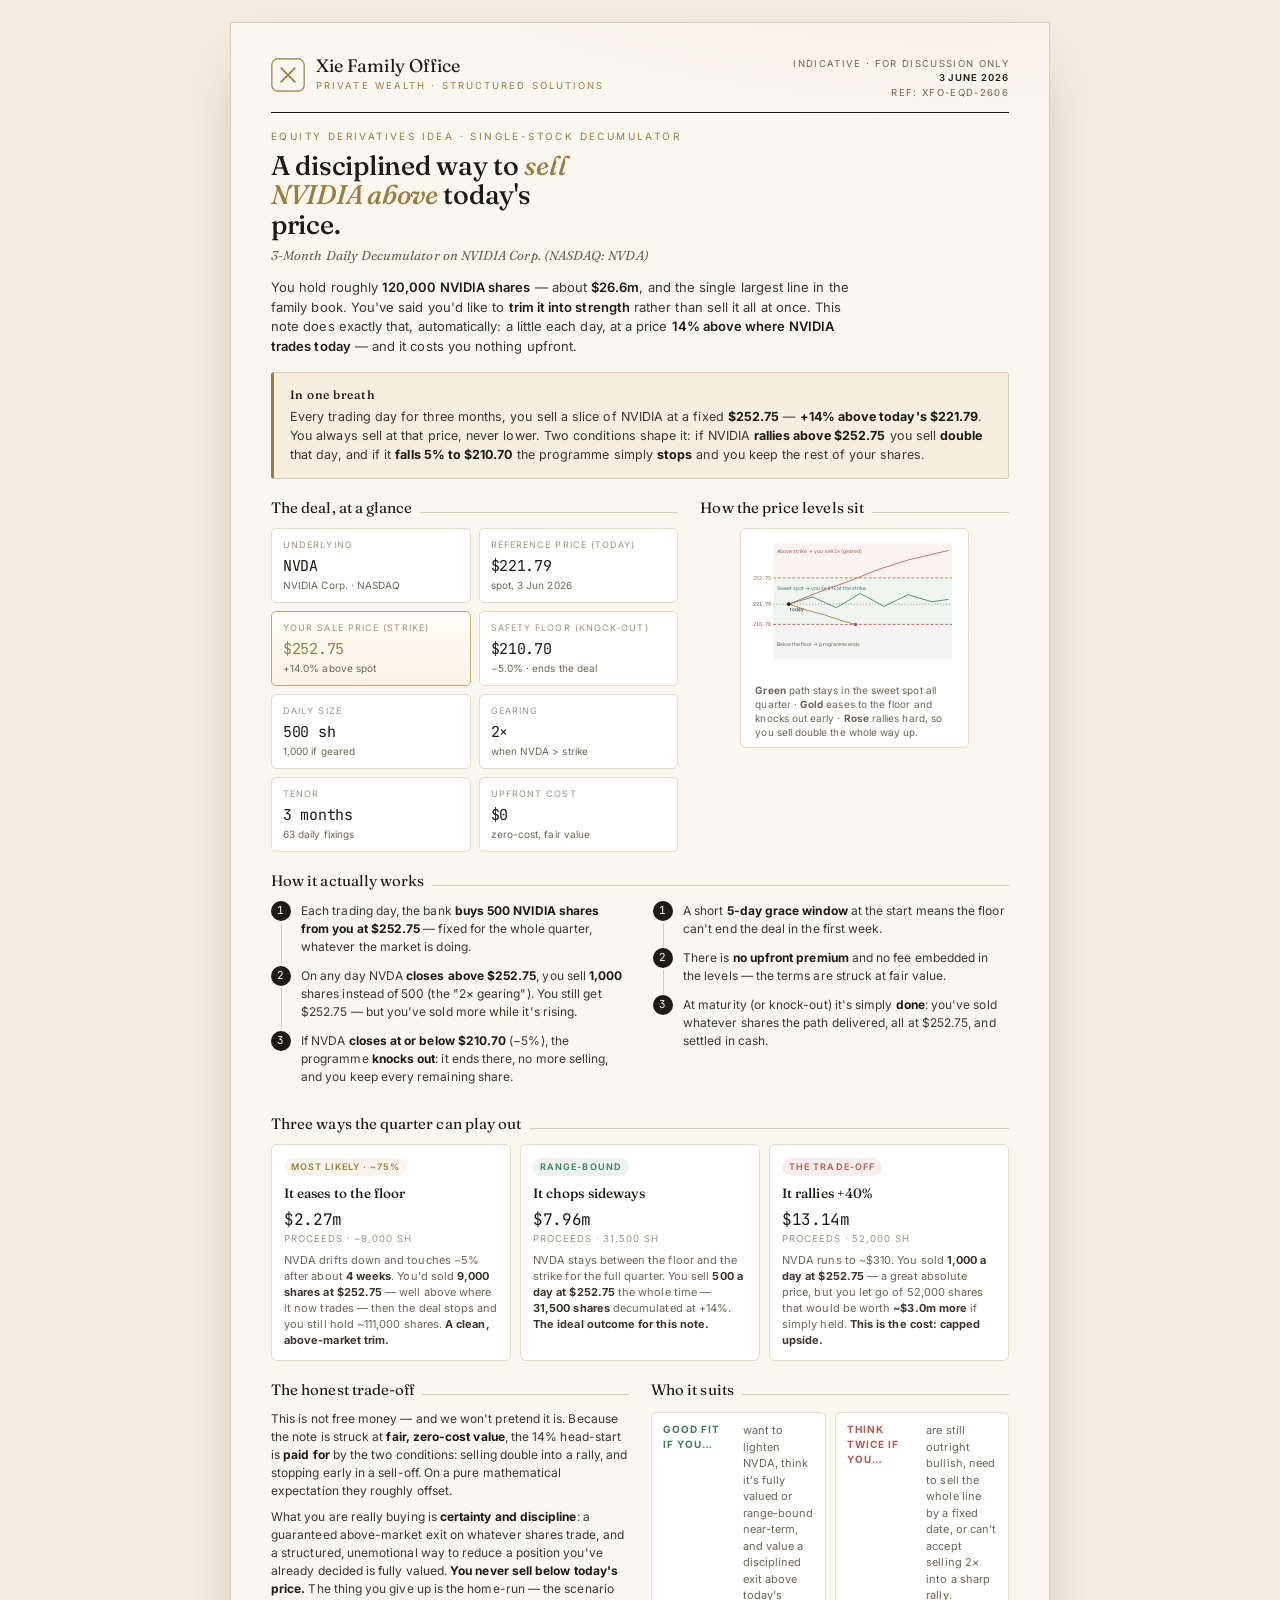
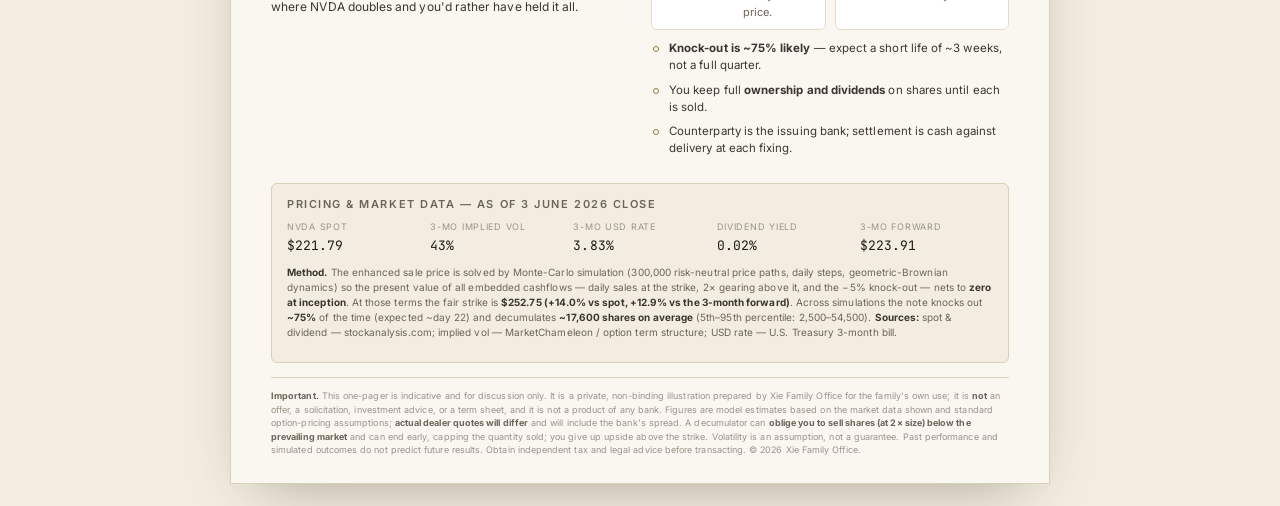
<file: onepager/nvda-decumulator.html>
<!doctype html>
<html lang="en">
<head>
<meta charset="utf-8" />
<meta name="viewport" content="width=device-width,initial-scale=1" />
<title>Xie Family Office — NVDA Decumulator (One-Pager)</title>
<link rel="preconnect" href="https://fonts.googleapis.com" />
<link rel="preconnect" href="https://fonts.gstatic.com" crossorigin />
<link href="https://fonts.googleapis.com/css2?family=Fraunces:ital,opsz,wght@0,9..144,400;0,9..144,500;0,9..144,600;1,9..144,400;1,9..144,500&family=Inter:wght@400;500;600;700&family=JetBrains+Mono:wght@400;500;600&display=swap" rel="stylesheet" />
<style>
  :root{
    --paper:#faf7f1; --paper-2:#f3ede1; --card:#ffffff;
    --ink-0:#1d1b16; --ink-1:#3b372f; --ink-2:#6c6557; --ink-3:#9a9384;
    --line:#e4dccb; --line-2:#d8cfb9;
    --gold:#9a7d3f; --gold-soft:#c8a86b; --gold-bg:rgba(200,168,107,.12);
    --up:#3f7d5f; --up-bg:rgba(63,125,95,.10);
    --down:#b15a4f; --down-bg:rgba(177,90,79,.10);
    --blue:#4f6a92;
    --serif:"Fraunces","Cormorant Garamond",Georgia,serif;
    --sans:"Inter",-apple-system,"Segoe UI",Roboto,system-ui,sans-serif;
    --mono:"JetBrains Mono",ui-monospace,SFMono-Regular,Menlo,monospace;
  }
  *,*::before,*::after{box-sizing:border-box}
  html,body{margin:0;padding:0}
  body{
    font-family:var(--sans); color:var(--ink-1); background:var(--paper-2);
    font-size:13px; line-height:1.5; -webkit-font-smoothing:antialiased;
    letter-spacing:.005em;
  }
  .sheet{
    width:820px; margin:22px auto; background:var(--paper);
    background-image:radial-gradient(1200px 480px at 88% -8%, rgba(200,168,107,.10), transparent 60%);
    border:1px solid var(--line-2); box-shadow:0 24px 60px -28px rgba(40,32,12,.4);
    padding:34px 40px 26px;
  }
  .num{font-family:var(--mono); font-variant-numeric:tabular-nums; letter-spacing:-.02em}
  h1,h2,h3{font-family:var(--serif); color:var(--ink-0); font-weight:500; margin:0}
  em{font-style:italic}
  a{color:var(--gold); text-decoration:none}

  /* Masthead */
  .mast{display:flex; justify-content:space-between; align-items:flex-start;
    border-bottom:1.5px solid var(--ink-0); padding-bottom:12px}
  .brand{display:flex; gap:11px; align-items:center}
  .mark{width:34px;height:34px;flex:0 0 auto}
  .brand__name{font-family:var(--serif); font-size:18px; color:var(--ink-0); line-height:1.05}
  .brand__tag{font-size:9.5px; letter-spacing:.22em; text-transform:uppercase; color:var(--gold); margin-top:3px}
  .mast__r{text-align:right; font-size:9.5px; letter-spacing:.14em; text-transform:uppercase; color:var(--ink-2)}
  .mast__r b{display:block; color:var(--ink-0); font-weight:600; letter-spacing:.1em}

  /* Title block */
  .kicker{font-size:10px; letter-spacing:.24em; text-transform:uppercase; color:var(--gold); margin:16px 0 7px}
  h1{font-size:27px; line-height:1.1; letter-spacing:-.01em; max-width:18ch}
  h1 .pop{font-style:italic; color:var(--gold)}
  .sub{font-size:13px; color:var(--ink-2); margin-top:6px; font-family:var(--serif); font-style:italic}
  .lede{font-size:13px; color:var(--ink-1); max-width:74ch; margin:13px 0 0}
  .lede b{color:var(--ink-0); font-weight:600}

  /* In one breath */
  .breath{margin:16px 0 4px; padding:13px 16px; background:var(--gold-bg);
    border:1px solid var(--line-2); border-left:3px solid var(--gold); border-radius:3px}
  .breath h3{font-size:12px; letter-spacing:.04em; margin-bottom:4px}
  .breath p{margin:0; font-size:12.5px; color:var(--ink-1)}
  .breath b{color:var(--ink-0)}

  /* Layout columns */
  .cols{display:grid; grid-template-columns:1.32fr 1fr; gap:22px; margin-top:18px}
  .section-h{font-family:var(--serif); font-size:15px; color:var(--ink-0);
    display:flex; align-items:baseline; gap:8px; margin:0 0 9px}
  .section-h::after{content:""; flex:1; height:1px; background:var(--line-2)}

  /* Terms tiles */
  .tiles{display:grid; grid-template-columns:1fr 1fr; gap:8px}
  .tile{background:var(--card); border:1px solid var(--line); border-radius:5px; padding:9px 11px}
  .tile .k{font-size:9px; letter-spacing:.12em; text-transform:uppercase; color:var(--ink-3)}
  .tile .v{font-family:var(--mono); font-size:15px; color:var(--ink-0); margin-top:3px; letter-spacing:-.02em}
  .tile .s{font-size:10px; color:var(--ink-2); margin-top:1px}
  .tile.hero{background:linear-gradient(180deg,#fffdf8,#fbf4e6); border-color:var(--gold-soft)}
  .tile.hero .v{color:var(--gold)}
  .tile.full{grid-column:1 / -1; display:flex; justify-content:space-between; align-items:center}
  .tile.full .v{font-size:13px}
  .up{color:var(--up)} .down{color:var(--down)}

  /* schematic */
  .chart{background:var(--card); border:1px solid var(--line); border-radius:6px; padding:6px 6px 2px; margin-top:2px}
  .chart figcaption{font-size:10px; color:var(--ink-2); padding:4px 8px 6px; line-height:1.4}

  /* How it works steps */
  ol.steps{list-style:none; counter-reset:s; margin:0; padding:0}
  ol.steps li{counter-increment:s; position:relative; padding:0 0 11px 30px; font-size:12px; color:var(--ink-1)}
  ol.steps li::before{content:counter(s); position:absolute; left:0; top:-1px;
    width:20px; height:20px; border-radius:50%; background:var(--ink-0); color:var(--paper);
    font-family:var(--mono); font-size:11px; display:grid; place-items:center}
  ol.steps li::after{content:""; position:absolute; left:9.5px; top:21px; bottom:2px; width:1px; background:var(--line-2)}
  ol.steps li:last-child::after{display:none}
  ol.steps b{color:var(--ink-0)}

  /* Scenarios */
  .scen{display:grid; grid-template-columns:1fr 1fr 1fr; gap:9px; margin-top:4px}
  .card{background:var(--card); border:1px solid var(--line); border-radius:6px; padding:11px 12px}
  .card .tag{font-size:9px; letter-spacing:.12em; text-transform:uppercase; font-weight:600; padding:2px 7px; border-radius:20px; display:inline-block}
  .tag.a{background:var(--gold-bg); color:var(--gold)}
  .tag.b{background:var(--up-bg); color:var(--up)}
  .tag.c{background:var(--down-bg); color:var(--down)}
  .card h4{margin:7px 0 5px; font-family:var(--serif); font-size:13.5px; color:var(--ink-0); font-weight:500}
  .card .big{font-family:var(--mono); font-size:16px; color:var(--ink-0); letter-spacing:-.02em}
  .card .lbl{font-size:9.5px; color:var(--ink-3); text-transform:uppercase; letter-spacing:.1em}
  .card p{margin:7px 0 0; font-size:11px; color:var(--ink-2); line-height:1.45}
  .card p b{color:var(--ink-1)}

  /* trade-off + risk */
  .grid2{display:grid; grid-template-columns:1fr 1fr; gap:22px; margin-top:18px}
  .prose p{margin:0 0 8px; font-size:12px; color:var(--ink-1)}
  .prose b{color:var(--ink-0)}
  ul.ticks{margin:0; padding:0; list-style:none}
  ul.ticks li{position:relative; padding:0 0 7px 18px; font-size:11.5px; color:var(--ink-1)}
  ul.ticks li::before{content:""; position:absolute; left:2px; top:6px; width:6px; height:6px; border:1.4px solid var(--gold); border-radius:50%}
  .fit{background:var(--up-bg)} .nofit{}
  .suit{display:grid; grid-template-columns:1fr 1fr; gap:9px; margin-top:2px}
  .suit div{border:1px solid var(--line); border-radius:6px; padding:9px 11px; background:var(--card)}
  .suit h5{margin:0 0 5px; font-size:10px; letter-spacing:.1em; text-transform:uppercase}
  .suit.g h5{color:var(--up)} .suit.r h5{color:var(--down)}
  .suit p{margin:0; font-size:11px; color:var(--ink-2)}

  /* pricing strip */
  .pricing{margin-top:18px; border:1px solid var(--line-2); border-radius:6px; background:var(--paper-2); padding:12px 15px}
  .pricing h3{font-size:11px; letter-spacing:.14em; text-transform:uppercase; color:var(--ink-2); font-family:var(--sans); font-weight:600; margin-bottom:8px}
  .pgrid{display:grid; grid-template-columns:repeat(5,1fr); gap:10px}
  .pgrid .pi .k{font-size:9px; letter-spacing:.08em; text-transform:uppercase; color:var(--ink-3)}
  .pgrid .pi .v{font-family:var(--mono); font-size:13px; color:var(--ink-0); margin-top:2px}
  .pnote{font-size:10px; color:var(--ink-2); margin-top:10px; line-height:1.5}
  .pnote b{color:var(--ink-1)}

  .foot{margin-top:14px; padding-top:11px; border-top:1px solid var(--line-2); font-size:9px; color:var(--ink-3); line-height:1.5}
  .foot b{color:var(--ink-2)}

  @media print{
    body{background:#fff}
    .sheet{margin:0; width:auto; box-shadow:none; border:none; padding:14mm 13mm}
    @page{size:A4; margin:0}
  }
</style>
</head>
<body>
<div class="sheet">

  <!-- Masthead -->
  <header class="mast">
    <div class="brand">
      <svg class="mark" viewBox="0 0 40 40" aria-hidden="true">
        <rect x="1" y="1" width="38" height="38" rx="7" fill="none" stroke="#9a7d3f" stroke-width="1.4"/>
        <path d="M12 12 L28 28 M28 12 L12 28" stroke="#9a7d3f" stroke-width="2.1" stroke-linecap="round"/>
      </svg>
      <div>
        <div class="brand__name">Xie Family Office</div>
        <div class="brand__tag">Private Wealth · Structured Solutions</div>
      </div>
    </div>
    <div class="mast__r">
      Indicative · For discussion only<br/>
      <b>3 June 2026</b>
      Ref: XFO-EQD-2606
    </div>
  </header>

  <!-- Title -->
  <div class="kicker">Equity derivatives idea · single-stock decumulator</div>
  <h1>A disciplined way to <span class="pop">sell NVIDIA above</span> today's price.</h1>
  <div class="sub">3-Month Daily Decumulator on NVIDIA Corp. (NASDAQ: NVDA)</div>

  <p class="lede">You hold roughly <b>120,000 NVIDIA shares</b> — about <b>$26.6m</b>, and the single
  largest line in the family book. You've said you'd like to <b>trim it into strength</b> rather than
  sell it all at once. This note does exactly that, automatically: a little each day, at a price
  <b>14% above where NVIDIA trades today</b> — and it costs you nothing upfront.</p>

  <!-- In one breath -->
  <div class="breath">
    <h3>In one breath</h3>
    <p>Every trading day for three months, you sell a slice of NVIDIA at a fixed <b>$252.75</b> —
    <b>+14% above today's $221.79</b>. You always sell at that price, never lower. Two conditions shape it:
    if NVIDIA <b>rallies above $252.75</b> you sell <b>double</b> that day, and if it <b>falls 5% to $210.70</b>
    the programme simply <b>stops</b> and you keep the rest of your shares.</p>
  </div>

  <!-- Terms + chart -->
  <div class="cols">
    <div>
      <div class="section-h">The deal, at a glance</div>
      <div class="tiles">
        <div class="tile"><div class="k">Underlying</div><div class="v">NVDA</div><div class="s">NVIDIA Corp. · NASDAQ</div></div>
        <div class="tile"><div class="k">Reference price (today)</div><div class="v">$221.79</div><div class="s">spot, 3 Jun 2026</div></div>
        <div class="tile hero"><div class="k">Your sale price (strike)</div><div class="v">$252.75</div><div class="s up">+14.0% above spot</div></div>
        <div class="tile"><div class="k">Safety floor (knock-out)</div><div class="v">$210.70</div><div class="s down">−5.0% · ends the deal</div></div>
        <div class="tile"><div class="k">Daily size</div><div class="v">500 sh</div><div class="s">1,000 if geared</div></div>
        <div class="tile"><div class="k">Gearing</div><div class="v">2×</div><div class="s">when NVDA &gt; strike</div></div>
        <div class="tile"><div class="k">Tenor</div><div class="v">3 months</div><div class="s">63 daily fixings</div></div>
        <div class="tile"><div class="k">Upfront cost</div><div class="v up">$0</div><div class="s">zero-cost, fair value</div></div>
      </div>
    </div>

    <div>
      <div class="section-h">How the price levels sit</div>
      <figure class="chart">
        <svg viewBox="0 0 360 232" width="100%" aria-label="Schematic of strike, spot and knock-out levels with three illustrative paths">
          <!-- zones -->
          <rect x="44" y="14"  width="300" height="58"  fill="rgba(177,90,79,.07)"/>
          <rect x="44" y="72"  width="300" height="78"  fill="rgba(63,125,95,.08)"/>
          <rect x="44" y="150" width="300" height="58"  fill="rgba(120,120,120,.08)"/>
          <!-- level lines -->
          <line x1="44" y1="72"  x2="344" y2="72"  stroke="#9a7d3f" stroke-width="1.4" stroke-dasharray="5 3"/>
          <line x1="44" y1="116" x2="344" y2="116" stroke="#6c6557" stroke-width="1"   stroke-dasharray="2 3"/>
          <line x1="44" y1="150" x2="344" y2="150" stroke="#b15a4f" stroke-width="1.4" stroke-dasharray="5 3"/>
          <!-- y labels -->
          <text x="40" y="75"  text-anchor="end" font-family="JetBrains Mono" font-size="9" fill="#9a7d3f">252.75</text>
          <text x="40" y="119" text-anchor="end" font-family="JetBrains Mono" font-size="9" fill="#6c6557">221.79</text>
          <text x="40" y="153" text-anchor="end" font-family="JetBrains Mono" font-size="9" fill="#b15a4f">210.70</text>
          <!-- zone captions -->
          <text x="50" y="30"  font-family="Inter" font-size="8.5" fill="#b15a4f">Above strike → you sell 2× (geared)</text>
          <text x="50" y="92"  font-family="Inter" font-size="8.5" fill="#3f7d5f">Sweet spot → you sell 1× at the strike</text>
          <text x="50" y="186" font-family="Inter" font-size="8.5" fill="#6c6557">Below the floor → programme ends</text>
          <!-- paths from spot (x=70,y=116) -->
          <!-- B sideways -->
          <polyline fill="none" stroke="#3f7d5f" stroke-width="1.6" opacity=".85"
            points="70,116 110,104 150,122 190,98 230,120 270,100 310,112 338,108"/>
          <!-- A eases down to KO then stops -->
          <polyline fill="none" stroke="#9a7d3f" stroke-width="1.6" opacity=".9"
            points="70,116 100,126 130,134 160,144 182,150"/>
          <circle cx="182" cy="150" r="3" fill="#b15a4f"/>
          <!-- C rallies up through strike -->
          <polyline fill="none" stroke="#b15a4f" stroke-width="1.6" opacity=".85"
            points="70,116 120,96 170,78 220,58 270,42 320,30 338,26"/>
          <circle cx="70" cy="116" r="3" fill="#1d1b16"/>
          <text x="72" y="128" font-family="Inter" font-size="8" fill="#1d1b16">today</text>
        </svg>
        <figcaption><b>Green</b> path stays in the sweet spot all quarter · <b>Gold</b> eases to the floor and knocks out early · <b>Rose</b> rallies hard, so you sell double the whole way up.</figcaption>
      </figure>
    </div>
  </div>

  <!-- How it works -->
  <div style="margin-top:18px">
    <div class="section-h">How it actually works</div>
    <div class="cols" style="margin-top:0; grid-template-columns:1fr 1fr; gap:26px">
      <ol class="steps">
        <li>Each trading day, the bank <b>buys 500 NVIDIA shares from you at $252.75</b> — fixed for the whole quarter, whatever the market is doing.</li>
        <li>On any day NVDA <b>closes above $252.75</b>, you sell <b>1,000</b> shares instead of 500 (the "2× gearing"). You still get $252.75 — but you've sold more while it's rising.</li>
        <li>If NVDA <b>closes at or below $210.70</b> (−5%), the programme <b>knocks out</b>: it ends there, no more selling, and you keep every remaining share.</li>
      </ol>
      <ol class="steps" start="4">
        <li>A short <b>5-day grace window</b> at the start means the floor can't end the deal in the first week.</li>
        <li>There is <b>no upfront premium</b> and no fee embedded in the levels — the terms are struck at fair value.</li>
        <li>At maturity (or knock-out) it's simply <b>done</b>: you've sold whatever shares the path delivered, all at $252.75, and settled in cash.</li>
      </ol>
    </div>
  </div>

  <!-- Scenarios -->
  <div style="margin-top:16px">
    <div class="section-h">Three ways the quarter can play out</div>
    <div class="scen">
      <div class="card">
        <span class="tag a">Most likely · ~75%</span>
        <h4>It eases to the floor</h4>
        <div class="big">$2.27m</div><div class="lbl">proceeds · ~9,000 sh</div>
        <p>NVDA drifts down and touches −5% after about <b>4 weeks</b>. You'd sold <b>9,000 shares at $252.75</b> — well above where it now trades — then the deal stops and you still hold ~111,000 shares. <b>A clean, above-market trim.</b></p>
      </div>
      <div class="card">
        <span class="tag b">Range-bound</span>
        <h4>It chops sideways</h4>
        <div class="big">$7.96m</div><div class="lbl">proceeds · 31,500 sh</div>
        <p>NVDA stays between the floor and the strike for the full quarter. You sell <b>500 a day at $252.75</b> the whole time — <b>31,500 shares</b> decumulated at +14%. <b>The ideal outcome for this note.</b></p>
      </div>
      <div class="card">
        <span class="tag c">The trade-off</span>
        <h4>It rallies +40%</h4>
        <div class="big">$13.14m</div><div class="lbl">proceeds · 52,000 sh</div>
        <p>NVDA runs to ~$310. You sold <b>1,000 a day at $252.75</b> — a great absolute price, but you let go of 52,000 shares that would be worth <b>~$3.0m more</b> if simply held. <b>This is the cost: capped upside.</b></p>
      </div>
    </div>
  </div>

  <!-- Honest trade-off + suitability -->
  <div class="grid2">
    <div class="prose">
      <div class="section-h">The honest trade-off</div>
      <p>This is not free money — and we won't pretend it is. Because the note is struck at <b>fair, zero-cost
      value</b>, the 14% head-start is <b>paid for</b> by the two conditions: selling double into a rally, and
      stopping early in a sell-off. On a pure mathematical expectation they roughly offset.</p>
      <p>What you are really buying is <b>certainty and discipline</b>: a guaranteed above-market exit on whatever
      shares trade, and a structured, unemotional way to reduce a position you've already decided is fully valued.
      <b>You never sell below today's price.</b> The thing you give up is the home-run — the scenario where NVDA
      doubles and you'd rather have held it all.</p>
    </div>
    <div>
      <div class="section-h">Who it suits</div>
      <div class="suit">
        <div class="suit g">
          <h5>Good fit if you…</h5>
          <p>want to lighten NVDA, think it's fully valued or range-bound near-term, and value a disciplined exit above today's price.</p>
        </div>
        <div class="suit r">
          <h5>Think twice if you…</h5>
          <p>are still outright bullish, need to sell the whole line by a fixed date, or can't accept selling 2× into a sharp rally.</p>
        </div>
      </div>
      <ul class="ticks" style="margin-top:10px">
        <li><b>Knock-out is ~75% likely</b> — expect a short life of ~3 weeks, not a full quarter.</li>
        <li>You keep full <b>ownership and dividends</b> on shares until each is sold.</li>
        <li>Counterparty is the issuing bank; settlement is cash against delivery at each fixing.</li>
      </ul>
    </div>
  </div>

  <!-- Pricing & data -->
  <div class="pricing">
    <h3>Pricing &amp; market data — as of 3 June 2026 close</h3>
    <div class="pgrid">
      <div class="pi"><div class="k">NVDA spot</div><div class="v">$221.79</div></div>
      <div class="pi"><div class="k">3-mo implied vol</div><div class="v">43%</div></div>
      <div class="pi"><div class="k">3-mo USD rate</div><div class="v">3.83%</div></div>
      <div class="pi"><div class="k">Dividend yield</div><div class="v">0.02%</div></div>
      <div class="pi"><div class="k">3-mo forward</div><div class="v">$223.91</div></div>
    </div>
    <p class="pnote"><b>Method.</b> The enhanced sale price is solved by Monte-Carlo simulation (300,000 risk-neutral
    price paths, daily steps, geometric-Brownian dynamics) so the present value of all embedded cashflows — daily
    sales at the strike, 2× gearing above it, and the −5% knock-out — nets to <b>zero at inception</b>. At those
    terms the fair strike is <b>$252.75 (+14.0% vs spot, +12.9% vs the 3-month forward)</b>. Across simulations the
    note knocks out <b>~75%</b> of the time (expected ~day&nbsp;22) and decumulates <b>~17,600 shares on average</b>
    (5th–95th percentile: 2,500–54,500). <b>Sources:</b> spot &amp; dividend — stockanalysis.com; implied vol —
    MarketChameleon / option term structure; USD rate — U.S. Treasury 3-month bill.</p>
  </div>

  <!-- Disclaimer -->
  <div class="foot">
    <b>Important.</b> This one-pager is indicative and for discussion only. It is a private, non-binding illustration
    prepared by Xie Family Office for the family's own use; it is <b>not</b> an offer, a solicitation, investment
    advice, or a term sheet, and it is not a product of any bank. Figures are model estimates based on the market data
    shown and standard option-pricing assumptions; <b>actual dealer quotes will differ</b> and will include the bank's
    spread. A decumulator can <b>oblige you to sell shares (at 2× size) below the prevailing market</b> and can end
    early, capping the quantity sold; you give up upside above the strike. Volatility is an assumption, not a
    guarantee. Past performance and simulated outcomes do not predict future results. Obtain independent tax and legal
    advice before transacting. © 2026 Xie Family Office.
  </div>

</div>
</body>
</html>
</file>
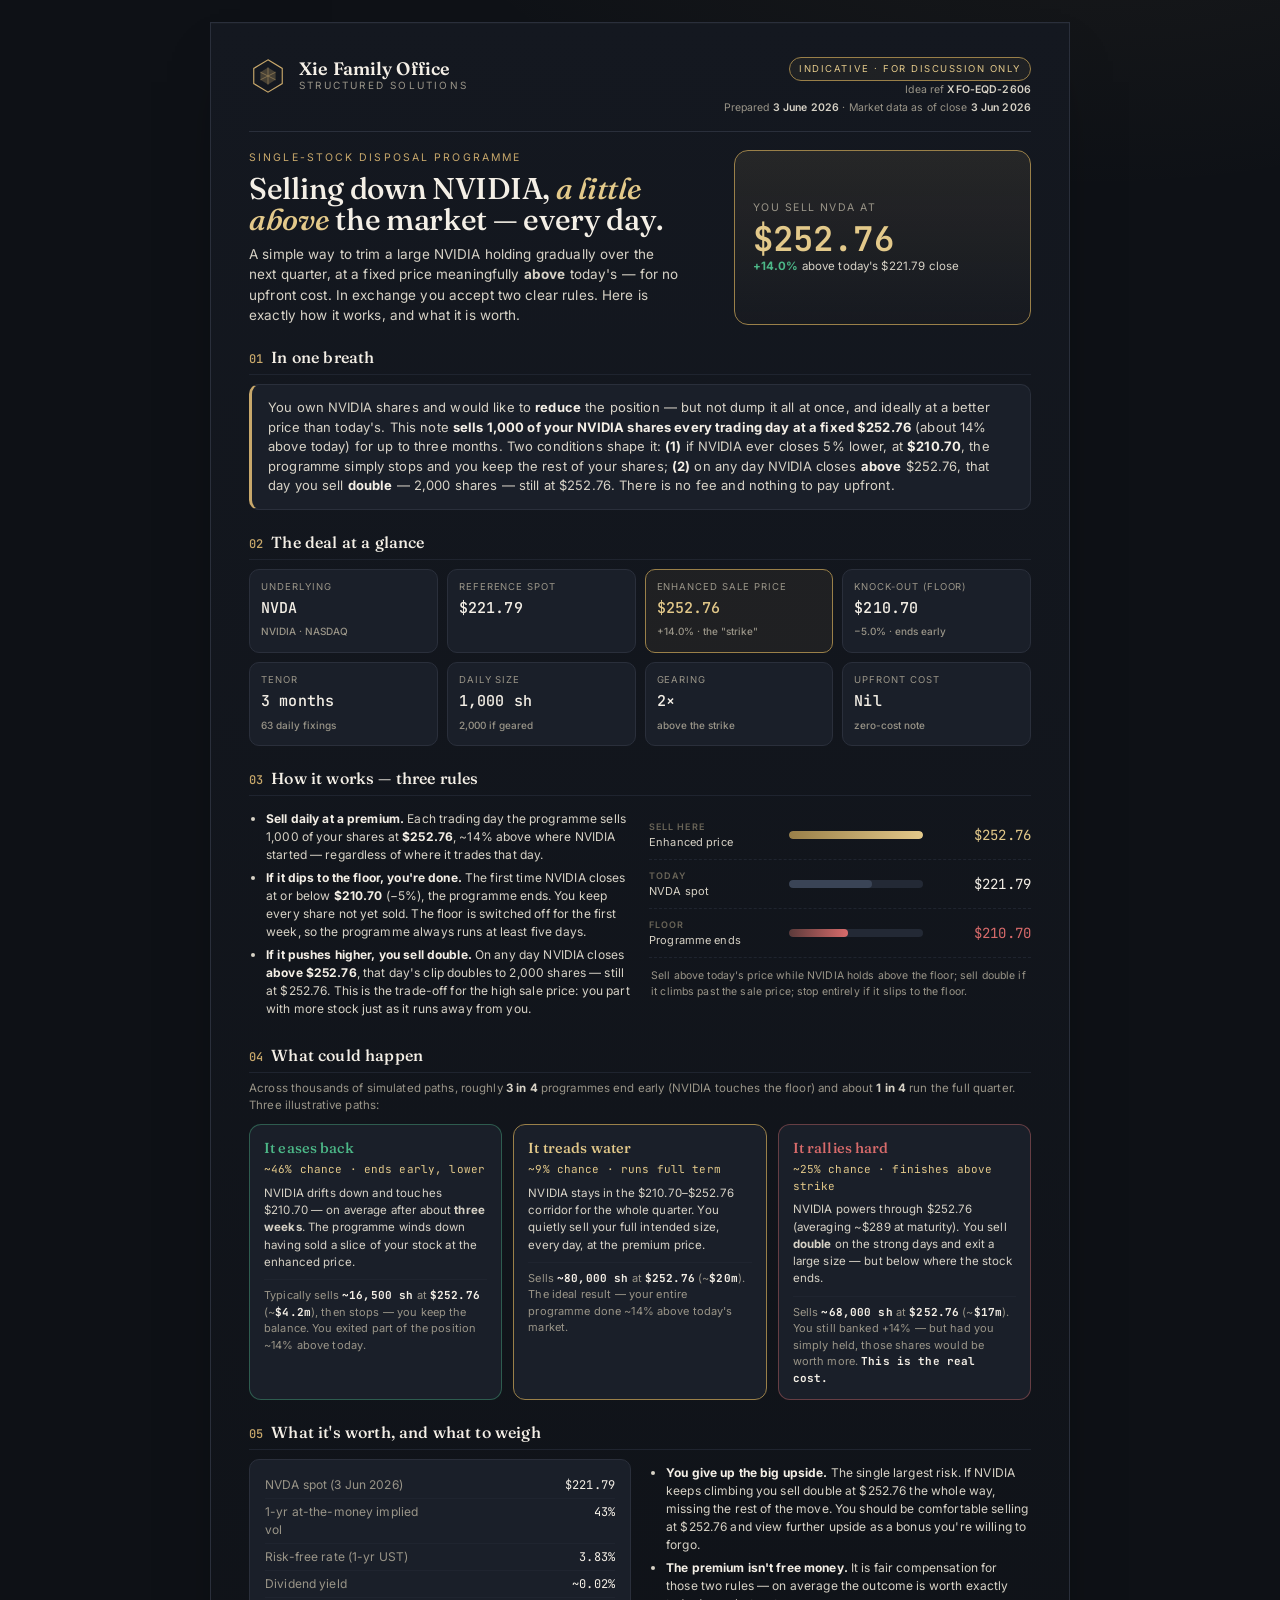
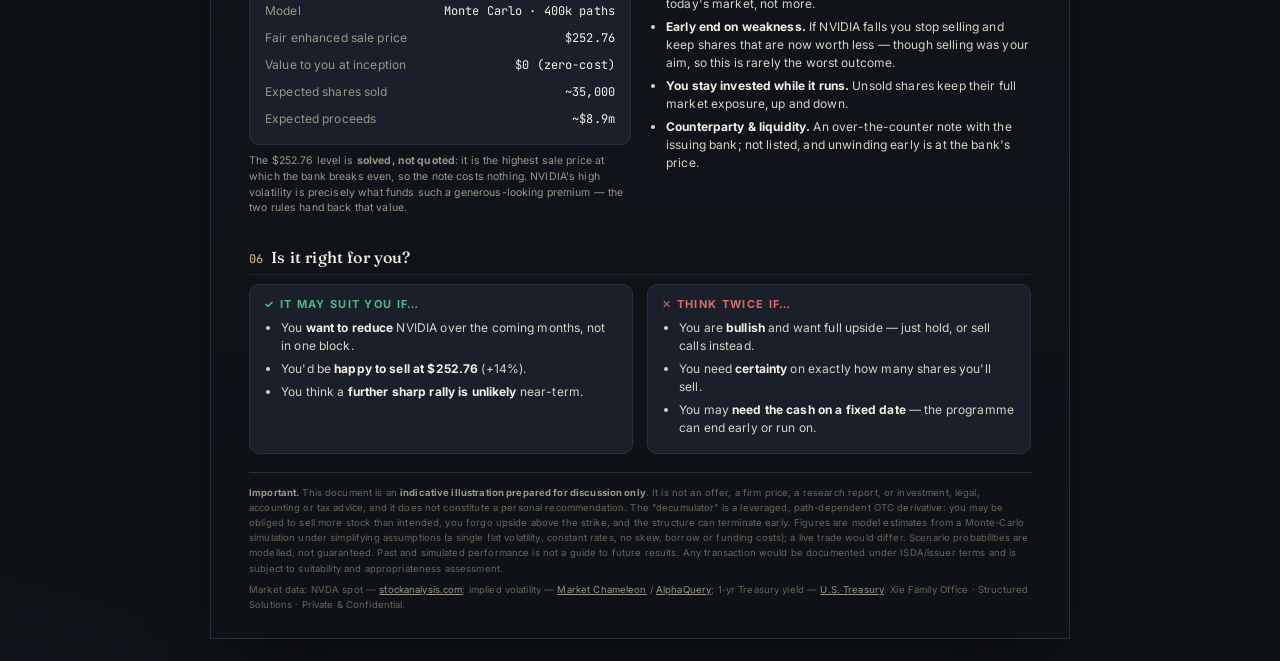
<file: onepager/nvidia-decumulator.html>
<!doctype html>
<html lang="en">
<head>
<meta charset="utf-8" />
<meta name="viewport" content="width=device-width,initial-scale=1" />
<title>NVIDIA 3-Month Decumulator — Xie Family Office</title>
<link rel="preconnect" href="https://fonts.googleapis.com" />
<link rel="preconnect" href="https://fonts.gstatic.com" crossorigin />
<link href="https://fonts.googleapis.com/css2?family=Fraunces:ital,opsz,wght@0,9..144,400;0,9..144,500;0,9..144,600;1,9..144,400&family=Inter:wght@400;500;600;700&family=JetBrains+Mono:wght@400;500;600&display=swap" rel="stylesheet" />
<style>
  :root{
    --bg-0:#0e1116; --bg-1:#141820; --bg-2:#1a1f29; --bg-3:#232935;
    --line:#2a2f3b; --line-soft:#1f242f;
    --ink-0:#f4efe6; --ink-1:#d7d2c6; --ink-2:#9a9588; --ink-3:#6a6558;
    --gold:#c8a86b; --gold-soft:#e3c98a; --gold-deep:#9a8049;
    --up:#4cb787; --up-soft:rgba(76,183,135,.14);
    --down:#d86b6b; --down-soft:rgba(216,107,107,.14);
    --accent:#8ba9d6;
    --font-serif:"Fraunces","Cormorant Garamond",Georgia,serif;
    --font-sans:"Inter",-apple-system,"Segoe UI",Roboto,system-ui,sans-serif;
    --font-mono:"JetBrains Mono",ui-monospace,SFMono-Regular,Menlo,monospace;
  }
  *,*::before,*::after{box-sizing:border-box}
  html,body{margin:0;padding:0}
  body{
    font-family:var(--font-sans); color:var(--ink-0);
    background:
      radial-gradient(1200px 700px at 85% -10%, rgba(200,168,107,.07), transparent 60%),
      radial-gradient(900px 600px at -10% 110%, rgba(139,169,214,.06), transparent 60%),
      var(--bg-0);
    font-size:13px; line-height:1.5; letter-spacing:.01em;
    -webkit-font-smoothing:antialiased;
  }
  .num{font-variant-numeric:tabular-nums; font-family:var(--font-mono); letter-spacing:-.01em}
  .sheet{
    max-width:860px; margin:22px auto; padding:34px 38px 26px;
    background:linear-gradient(180deg,var(--bg-1),var(--bg-0));
    border:1px solid var(--line);
    box-shadow:0 1px 0 rgba(255,255,255,.02) inset, 0 30px 60px -30px rgba(0,0,0,.6);
  }

  /* Masthead ------------------------------------------------------ */
  .mast{display:flex; align-items:flex-start; justify-content:space-between; gap:20px;
        padding-bottom:14px; border-bottom:1px solid var(--line)}
  .brand{display:flex; align-items:center; gap:12px}
  .brand__mark{width:38px; height:38px; color:var(--gold); flex:0 0 auto}
  .brand__name{font-family:var(--font-serif); font-size:18px; font-weight:600; line-height:1.1}
  .brand__tag{font-size:10px; letter-spacing:.22em; text-transform:uppercase; color:var(--ink-2)}
  .mast__meta{text-align:right; font-size:10.5px; color:var(--ink-2); line-height:1.7}
  .mast__meta b{color:var(--ink-1); font-weight:600}
  .chip{display:inline-block; font-size:9.5px; letter-spacing:.16em; text-transform:uppercase;
        color:var(--gold-soft); border:1px solid var(--gold-deep); border-radius:999px;
        padding:3px 9px; background:rgba(200,168,107,.06)}

  /* Hero ---------------------------------------------------------- */
  .hero{display:grid; grid-template-columns:1.55fr 1fr; gap:24px; margin:18px 0 6px}
  .eyebrow{font-size:10.5px; letter-spacing:.2em; text-transform:uppercase; color:var(--gold)}
  h1{font-family:var(--font-serif); font-weight:500; font-size:30px; line-height:1.06; margin:7px 0 8px; letter-spacing:-.01em}
  h1 em{font-style:italic; color:var(--gold-soft)}
  .lede{color:var(--ink-1); font-size:13.5px; max-width:48ch; margin:0}
  .headline{
    border:1px solid var(--gold-deep); border-radius:14px; padding:16px 18px;
    background:linear-gradient(180deg,rgba(200,168,107,.10),rgba(200,168,107,.02));
    display:flex; flex-direction:column; justify-content:center;
  }
  .headline .k{font-size:10.5px; letter-spacing:.14em; text-transform:uppercase; color:var(--ink-2)}
  .headline .v{font-family:var(--font-mono); font-size:34px; font-weight:600; color:var(--gold-soft); line-height:1; margin:6px 0 2px}
  .headline .s{font-size:11.5px; color:var(--ink-1)}
  .headline .s b{color:var(--up)}

  /* Section ------------------------------------------------------- */
  h2{font-family:var(--font-serif); font-weight:500; font-size:16px; margin:20px 0 9px;
     padding-bottom:5px; border-bottom:1px solid var(--line-soft); letter-spacing:.01em}
  h2 .n{color:var(--gold); font-size:12px; margin-right:8px; font-family:var(--font-mono)}
  p{margin:0 0 9px}
  .plain{background:var(--bg-2); border:1px solid var(--line); border-left:3px solid var(--gold);
         border-radius:10px; padding:13px 16px; color:var(--ink-1); font-size:13px}
  .plain b{color:var(--ink-0)}
  .cols2{display:grid; grid-template-columns:1fr 1fr; gap:18px}

  /* Terms grid ---------------------------------------------------- */
  .terms{display:grid; grid-template-columns:repeat(4,1fr); gap:9px; margin-top:4px}
  .term{background:var(--bg-2); border:1px solid var(--line); border-radius:10px; padding:10px 11px}
  .term .k{font-size:9.5px; letter-spacing:.1em; text-transform:uppercase; color:var(--ink-2)}
  .term .v{font-family:var(--font-mono); font-size:15px; color:var(--ink-0); margin-top:3px; font-weight:500}
  .term .v small{font-family:var(--font-sans); font-size:10px; color:var(--ink-2); letter-spacing:0}
  .term.gold{border-color:var(--gold-deep); background:rgba(200,168,107,.07)}
  .term.gold .v{color:var(--gold-soft)}

  /* Ladder -------------------------------------------------------- */
  .ladder{margin:6px 0 2px}
  .rung{display:grid; grid-template-columns:128px 1fr auto; align-items:center; gap:12px;
        padding:9px 0; border-bottom:1px dashed var(--line-soft)}
  .rung:last-child{border-bottom:0}
  .rung .lab{font-size:11px; color:var(--ink-1)}
  .rung .lab b{display:block; font-size:9px; letter-spacing:.12em; text-transform:uppercase; color:var(--ink-3); font-weight:600}
  .bar{height:8px; border-radius:6px; background:var(--bg-3); position:relative; overflow:hidden}
  .bar span{position:absolute; top:0; bottom:0; left:0; border-radius:6px}
  .rung .px{font-family:var(--font-mono); font-size:14px; text-align:right; min-width:96px}
  .b-strike span{width:100%; background:linear-gradient(90deg,var(--gold-deep),var(--gold-soft))}
  .b-spot span{width:62%; background:#3a4456}
  .b-ko span{width:44%; background:linear-gradient(90deg,#5b3a3a,var(--down))}
  .b-strike .px{color:var(--gold-soft)} .b-ko .px{color:var(--down)}

  /* Scenarios ----------------------------------------------------- */
  .scen{display:grid; grid-template-columns:repeat(3,1fr); gap:11px}
  .card{background:var(--bg-2); border:1px solid var(--line); border-radius:12px; padding:13px 14px}
  .card h3{margin:0; font-family:var(--font-serif); font-weight:500; font-size:14.5px}
  .card .prob{font-family:var(--font-mono); font-size:11px; color:var(--gold-soft); margin:2px 0 7px}
  .card p{font-size:11.5px; color:var(--ink-1); margin:0 0 8px}
  .card .out{font-size:11px; color:var(--ink-2); border-top:1px solid var(--line-soft); padding-top:7px}
  .card .out b{color:var(--ink-0); font-family:var(--font-mono)}
  .card.win{border-color:rgba(76,183,135,.4)} .card.win h3{color:var(--up)}
  .card.mid{border-color:var(--gold-deep)} .card.mid h3{color:var(--gold-soft)}
  .card.cost{border-color:rgba(216,107,107,.4)} .card.cost h3{color:var(--down)}

  /* Assumptions / risk ------------------------------------------- */
  .assume{background:var(--bg-2); border:1px solid var(--line); border-radius:10px; padding:12px 15px; font-size:12px}
  .assume table{width:100%; border-collapse:collapse}
  .assume td{padding:4px 0; border-bottom:1px solid var(--line-soft); vertical-align:top}
  .assume td:first-child{color:var(--ink-2); width:46%}
  .assume td:last-child{text-align:right; font-family:var(--font-mono); color:var(--ink-0)}
  .assume tr:last-child td{border-bottom:0}
  ul.tight{margin:4px 0 0; padding-left:17px}
  ul.tight li{margin:5px 0; color:var(--ink-1); font-size:12px}
  ul.tight li b{color:var(--ink-0)}
  .suit{display:grid; grid-template-columns:1fr 1fr; gap:14px; margin-top:4px}
  .suit .box{border:1px solid var(--line); border-radius:10px; padding:11px 14px; background:var(--bg-2)}
  .suit h4{margin:0 0 6px; font-size:11px; letter-spacing:.12em; text-transform:uppercase}
  .suit .yes h4{color:var(--up)} .suit .no h4{color:var(--down)}
  .suit li{font-size:11.5px}

  footer{margin-top:18px; padding-top:12px; border-top:1px solid var(--line);
          font-size:9.5px; color:var(--ink-3); line-height:1.6}
  footer b{color:var(--ink-2)}
  .sources{font-size:9.5px; color:var(--ink-3); margin-top:6px}
  .sources a{color:var(--ink-2); text-decoration:underline}

  @media print{
    body{background:#fff}
    .sheet{margin:0; max-width:none; border:0; box-shadow:none; background:var(--bg-0)}
    @page{size:A4; margin:11mm}
  }
  @media (max-width:760px){
    .hero,.cols2,.suit{grid-template-columns:1fr}
    .terms{grid-template-columns:repeat(2,1fr)}
    .scen{grid-template-columns:1fr}
  }
</style>
</head>
<body>
<div class="sheet">

  <!-- Masthead -->
  <header class="mast">
    <div class="brand">
      <svg class="brand__mark" viewBox="0 0 40 40" aria-hidden="true">
        <path d="M20 3 L35 12 V28 L20 37 L5 28 V12 Z" fill="none" stroke="currentColor" stroke-width="1.2"/>
        <path d="M20 11 L28 16 V24 L20 29 L12 24 V16 Z" fill="currentColor" opacity=".28"/>
        <path d="M20 11 V29 M12 16 L28 24 M28 16 L12 24" stroke="currentColor" stroke-width=".8" opacity=".6"/>
      </svg>
      <div>
        <div class="brand__name">Xie Family Office</div>
        <div class="brand__tag">Structured Solutions</div>
      </div>
    </div>
    <div class="mast__meta">
      <span class="chip">Indicative · For discussion only</span><br/>
      Idea ref <b>XFO-EQD-2606</b><br/>
      Prepared <b>3 June 2026</b> · Market data as of close <b>3 Jun 2026</b>
    </div>
  </header>

  <!-- Hero -->
  <section class="hero">
    <div>
      <div class="eyebrow">Single-stock disposal programme</div>
      <h1>Selling down NVIDIA, <em>a little above</em> the market — every day.</h1>
      <p class="lede">A simple way to trim a large NVIDIA holding gradually over the next quarter,
      at a fixed price meaningfully <b>above</b> today's — for no upfront cost. In exchange you accept
      two clear rules. Here is exactly how it works, and what it is worth.</p>
    </div>
    <div class="headline">
      <div class="k">You sell NVDA at</div>
      <div class="v">$252.76</div>
      <div class="s"><b>+14.0%</b> above today's $221.79 close</div>
    </div>
  </section>

  <!-- Plain English -->
  <h2><span class="n">01</span>In one breath</h2>
  <p class="plain">You own NVIDIA shares and would like to <b>reduce</b> the position — but not dump it all
  at once, and ideally at a better price than today's. This note <b>sells 1,000 of your NVIDIA shares
  every trading day at a fixed $252.76</b> (about 14% above today) for up to three months. Two conditions
  shape it: <b>(1)</b> if NVIDIA ever closes 5% lower, at <b>$210.70</b>, the programme simply stops and
  you keep the rest of your shares; <b>(2)</b> on any day NVIDIA closes <b>above</b> $252.76, that day you
  sell <b>double</b> — 2,000 shares — still at $252.76. There is no fee and nothing to pay upfront.</p>

  <!-- Key terms -->
  <h2><span class="n">02</span>The deal at a glance</h2>
  <div class="terms">
    <div class="term"><div class="k">Underlying</div><div class="v">NVDA<br/><small>NVIDIA · NASDAQ</small></div></div>
    <div class="term"><div class="k">Reference spot</div><div class="v">$221.79</div></div>
    <div class="term gold"><div class="k">Enhanced sale price</div><div class="v">$252.76<br/><small>+14.0% · the "strike"</small></div></div>
    <div class="term"><div class="k">Knock-out (floor)</div><div class="v">$210.70<br/><small>−5.0% · ends early</small></div></div>
    <div class="term"><div class="k">Tenor</div><div class="v">3 months<br/><small>63 daily fixings</small></div></div>
    <div class="term"><div class="k">Daily size</div><div class="v">1,000 sh<br/><small>2,000 if geared</small></div></div>
    <div class="term"><div class="k">Gearing</div><div class="v">2×<br/><small>above the strike</small></div></div>
    <div class="term"><div class="k">Upfront cost</div><div class="v">Nil<br/><small>zero-cost note</small></div></div>
  </div>

  <!-- How it works -->
  <h2><span class="n">03</span>How it works — three rules</h2>
  <div class="cols2">
    <div>
      <ul class="tight">
        <li><b>Sell daily at a premium.</b> Each trading day the programme sells 1,000 of your shares at
        <b>$252.76</b>, ~14% above where NVIDIA started — regardless of where it trades that day.</li>
        <li><b>If it dips to the floor, you're done.</b> The first time NVIDIA closes at or below
        <b>$210.70</b> (−5%), the programme ends. You keep every share not yet sold. The floor is switched
        off for the first week, so the programme always runs at least five days.</li>
        <li><b>If it pushes higher, you sell double.</b> On any day NVIDIA closes <b>above $252.76</b>, that
        day's clip doubles to 2,000 shares — still at $252.76. This is the trade-off for the high sale price:
        you part with more stock just as it runs away from you.</li>
      </ul>
    </div>
    <div class="ladder">
      <div class="rung b-strike">
        <div class="lab"><b>Sell here</b>Enhanced price</div>
        <div class="bar"><span></span></div>
        <div class="px">$252.76</div>
      </div>
      <div class="rung b-spot">
        <div class="lab"><b>Today</b>NVDA spot</div>
        <div class="bar"><span></span></div>
        <div class="px">$221.79</div>
      </div>
      <div class="rung b-ko">
        <div class="lab"><b>Floor</b>Programme ends</div>
        <div class="bar"><span></span></div>
        <div class="px">$210.70</div>
      </div>
      <p style="font-size:10.5px;color:var(--ink-2);margin:10px 2px 0">
      Sell above today's price while NVIDIA holds above the floor; sell double if it climbs past the sale price;
      stop entirely if it slips to the floor.</p>
    </div>
  </div>

  <!-- Scenarios -->
  <h2><span class="n">04</span>What could happen</h2>
  <p style="font-size:11.5px;color:var(--ink-2);margin:-2px 0 9px">Across thousands of simulated paths, roughly
  <b style="color:var(--ink-1)">3 in 4</b> programmes end early (NVIDIA touches the floor) and about
  <b style="color:var(--ink-1)">1 in 4</b> run the full quarter. Three illustrative paths:</p>
  <div class="scen">
    <div class="card win">
      <h3>It eases back</h3>
      <div class="prob">~46% chance · ends early, lower</div>
      <p>NVIDIA drifts down and touches $210.70 — on average after about <b>three weeks</b>. The programme
      winds down having sold a slice of your stock at the enhanced price.</p>
      <div class="out">Typically sells <b>~16,500 sh</b> at <b>$252.76</b> (~<b>$4.2m</b>), then stops — you
      keep the balance. You exited part of the position ~14% above today.</div>
    </div>
    <div class="card mid">
      <h3>It treads water</h3>
      <div class="prob">~9% chance · runs full term</div>
      <p>NVIDIA stays in the $210.70–$252.76 corridor for the whole quarter. You quietly sell your full
      intended size, every day, at the premium price.</p>
      <div class="out">Sells <b>~80,000 sh</b> at <b>$252.76</b> (~<b>$20m</b>). The ideal result — your entire
      programme done ~14% above today's market.</div>
    </div>
    <div class="card cost">
      <h3>It rallies hard</h3>
      <div class="prob">~25% chance · finishes above strike</div>
      <p>NVIDIA powers through $252.76 (averaging ~$289 at maturity). You sell <b>double</b> on the strong
      days and exit a large size — but below where the stock ends.</p>
      <div class="out">Sells <b>~68,000 sh</b> at <b>$252.76</b> (~<b>$17m</b>). You still banked +14% — but
      had you simply held, those shares would be worth more. <b>This is the real cost.</b></div>
    </div>
  </div>

  <!-- Pricing & risks -->
  <h2><span class="n">05</span>What it's worth, and what to weigh</h2>
  <div class="cols2">
    <div>
      <div class="assume">
        <table>
          <tr><td>NVDA spot (3 Jun 2026)</td><td>$221.79</td></tr>
          <tr><td>1-yr at-the-money implied vol</td><td>43%</td></tr>
          <tr><td>Risk-free rate (1-yr UST)</td><td>3.83%</td></tr>
          <tr><td>Dividend yield</td><td>~0.02%</td></tr>
          <tr><td>Model</td><td>Monte Carlo · 400k paths</td></tr>
          <tr><td>Fair enhanced sale price</td><td>$252.76</td></tr>
          <tr><td>Value to you at inception</td><td>$0 (zero-cost)</td></tr>
          <tr><td>Expected shares sold</td><td>~35,000</td></tr>
          <tr><td>Expected proceeds</td><td>~$8.9m</td></tr>
        </table>
      </div>
      <p style="font-size:10.5px;color:var(--ink-2);margin-top:8px">
      The $252.76 level is <b>solved, not quoted</b>: it is the highest sale price at which the bank breaks
      even, so the note costs nothing. NVIDIA's high volatility is precisely what funds such a generous-looking
      premium — the two rules hand back that value.</p>
    </div>
    <div>
      <ul class="tight">
        <li><b>You give up the big upside.</b> The single largest risk. If NVIDIA keeps climbing you sell
        double at $252.76 the whole way, missing the rest of the move. You should be comfortable selling at
        $252.76 and view further upside as a bonus you're willing to forgo.</li>
        <li><b>The premium isn't free money.</b> It is fair compensation for those two rules — on average the
        outcome is worth exactly today's market, not more.</li>
        <li><b>Early end on weakness.</b> If NVIDIA falls you stop selling and keep shares that are now worth
        less — though selling was your aim, so this is rarely the worst outcome.</li>
        <li><b>You stay invested while it runs.</b> Unsold shares keep their full market exposure, up and down.</li>
        <li><b>Counterparty &amp; liquidity.</b> An over-the-counter note with the issuing bank; not listed,
        and unwinding early is at the bank's price.</li>
      </ul>
    </div>
  </div>

  <!-- Suitability -->
  <h2><span class="n">06</span>Is it right for you?</h2>
  <div class="suit">
    <div class="box yes">
      <h4>✓ It may suit you if…</h4>
      <ul class="tight">
        <li>You <b>want to reduce</b> NVIDIA over the coming months, not in one block.</li>
        <li>You'd be <b>happy to sell at $252.76</b> (+14%).</li>
        <li>You think a <b>further sharp rally is unlikely</b> near-term.</li>
      </ul>
    </div>
    <div class="box no">
      <h4>✕ Think twice if…</h4>
      <ul class="tight">
        <li>You are <b>bullish</b> and want full upside — just hold, or sell calls instead.</li>
        <li>You need <b>certainty</b> on exactly how many shares you'll sell.</li>
        <li>You may <b>need the cash on a fixed date</b> — the programme can end early or run on.</li>
      </ul>
    </div>
  </div>

  <footer>
    <b>Important.</b> This document is an <b>indicative illustration prepared for discussion only</b>. It is
    not an offer, a firm price, a research report, or investment, legal, accounting or tax advice, and it does
    not constitute a personal recommendation. The "decumulator" is a leveraged, path-dependent OTC derivative:
    you may be obliged to sell more stock than intended, you forgo upside above the strike, and the structure
    can terminate early. Figures are model estimates from a Monte-Carlo simulation under simplifying
    assumptions (a single flat volatility, constant rates, no skew, borrow or funding costs); a live trade
    would differ. Scenario probabilities are modelled, not guaranteed. Past and simulated performance is not a
    guide to future results. Any transaction would be documented under ISDA/issuer terms and is subject to
    suitability and appropriateness assessment.
    <div class="sources">Market data: NVDA spot — <a href="https://stockanalysis.com/stocks/NVDA/">stockanalysis.com</a>;
    implied volatility — <a href="https://marketchameleon.com/Overview/NVDA/IV/">Market Chameleon</a> /
    <a href="https://www.alphaquery.com/stock/NVDA/volatility-option-statistics/30-day/iv-call">AlphaQuery</a>;
    1-yr Treasury yield — <a href="https://home.treasury.gov/resource-center/data-chart-center/interest-rates/TextView?type=daily_treasury_yield_curve">U.S. Treasury</a>.
    Xie Family Office · Structured Solutions · Private &amp; Confidential.</div>
  </footer>

</div>
</body>
</html>
</file>
<file: styles.css>
/* =============================================================
   Ashford & Vere — Private Wealth Dashboard
   Design tokens inspired by Claude's calm, editorial aesthetic,
   paired with private-bank restraint: ivory serif, champagne gold,
   deep slate-indigo ground, thin hairline rules, generous space.
   ============================================================= */

:root {
  /* Palette — night (default) */
  --bg-0: #0e1116;          /* app frame */
  --bg-1: #141820;          /* canvas */
  --bg-2: #1a1f29;          /* card */
  --bg-3: #232935;          /* raised */
  --line: #2a2f3b;
  --line-soft: #1f242f;

  --ink-0: #f4efe6;         /* primary text (ivory) */
  --ink-1: #d7d2c6;         /* secondary */
  --ink-2: #9a9588;         /* muted */
  --ink-3: #6a6558;         /* disabled/hairline text */

  --gold: #c8a86b;          /* champagne gold — brand accent */
  --gold-soft: #e3c98a;
  --gold-deep: #9a8049;

  --up: #4cb787;            /* gains — muted jade */
  --up-soft: rgba(76,183,135,.14);
  --down: #d86b6b;          /* losses — muted rose */
  --down-soft: rgba(216,107,107,.14);
  --accent: #8ba9d6;        /* cool benchmark blue */

  --radius: 14px;
  --radius-sm: 8px;
  --shadow: 0 1px 0 rgba(255,255,255,.02) inset,
            0 20px 40px -20px rgba(0,0,0,.55);

  --font-serif: "Fraunces", "Cormorant Garamond", Georgia, serif;
  --font-sans:  "Inter", -apple-system, "Segoe UI", Roboto, system-ui, sans-serif;
  --font-mono:  "JetBrains Mono", ui-monospace, SFMono-Regular, Menlo, monospace;
}

/* Base ------------------------------------------------------------ */
*,*::before,*::after{box-sizing:border-box}
html,body{margin:0;padding:0;height:100%}
body{
  font-family: var(--font-sans);
  background: radial-gradient(1200px 700px at 85% -10%, rgba(200,168,107,.07), transparent 60%),
              radial-gradient(900px 600px at -10% 110%, rgba(139,169,214,.06), transparent 60%),
              var(--bg-0);
  color: var(--ink-0);
  font-size: 14px;
  line-height: 1.5;
  letter-spacing: .01em;
  -webkit-font-smoothing: antialiased;
}
a{color:inherit; text-decoration:none}
button{font:inherit; color:inherit; background:none; border:0; cursor:pointer}
input{font:inherit; color:inherit}

/* Utility --------------------------------------------------------- */
.eyebrow{
  font-family: var(--font-sans);
  text-transform: uppercase;
  letter-spacing: .14em;
  font-size: 10.5px;
  color: var(--ink-2);
  font-weight: 600;
}
.muted{color: var(--ink-2)}
.small{font-size:12px}
.up{color: var(--up)}
.down{color: var(--down)}
.num{font-variant-numeric: tabular-nums; font-family: var(--font-mono); letter-spacing:-.01em}
.display{
  font-family: var(--font-serif);
  font-weight: 500;
  font-size: 40px;
  line-height: 1.1;
  letter-spacing: -.015em;
  margin: 6px 0 4px;
}
.display em{font-style: italic; color: var(--gold-soft); font-weight: 500}
.lede{color: var(--ink-1); max-width: 68ch; font-size: 14.5px; margin: 4px 0 0}

/* App shell ------------------------------------------------------- */
.app{
  display: grid;
  grid-template-columns: 268px 1fr;
  grid-template-rows: 64px 1fr;
  min-height: 100vh;
}
.sidebar{
  grid-row: 1 / span 2;
  background: linear-gradient(180deg, #12161e 0%, #0f1218 100%);
  border-right: 1px solid var(--line-soft);
  padding: 18px 14px 18px;
  display: flex;
  flex-direction: column;
  gap: 18px;
  position: sticky; top: 0; height: 100vh;
}
.topbar{
  grid-column: 2;
  display: flex;
  align-items: center;
  justify-content: space-between;
  padding: 0 28px;
  border-bottom: 1px solid var(--line-soft);
  background: linear-gradient(180deg, rgba(20,24,32,.96), rgba(20,24,32,.82));
  backdrop-filter: blur(8px);
  position: sticky; top: 0; z-index: 30;
}
.main{
  grid-column: 2;
  padding: 28px 28px 56px;
  max-width: 1640px;
  width: 100%;
  margin: 0 auto;
  display: flex;
  flex-direction: column;
  gap: 24px;
}

/* Brand ----------------------------------------------------------- */
.brand{
  display: flex; gap: 12px; align-items: center;
  padding: 10px 10px 12px;
  border-bottom: 1px solid var(--line-soft);
}
.brand__mark{ width: 34px; height: 34px; color: var(--gold); flex: 0 0 auto }
.brand__txt{ display: flex; flex-direction: column; line-height: 1.15 }
.brand__name{
  font-family: var(--font-serif);
  font-weight: 500;
  font-size: 18px;
  letter-spacing: .005em;
}
.brand__tag{
  font-size: 10.5px;
  color: var(--ink-2);
  letter-spacing: .14em;
  text-transform: uppercase;
}

/* Nav ------------------------------------------------------------- */
.nav{ display: flex; flex-direction: column; gap: 2px; flex: 1; overflow-y: auto }
.nav__group{
  padding: 16px 12px 6px;
  font-size: 10px;
  letter-spacing: .2em;
  color: var(--ink-3);
  text-transform: uppercase;
}
.nav__item{
  display: flex; align-items: center; gap: 10px;
  padding: 9px 12px;
  border-radius: var(--radius-sm);
  color: var(--ink-1);
  font-weight: 500;
  font-size: 13.5px;
  position: relative;
  transition: background .18s ease, color .18s ease;
}
.nav__item:hover{ background: rgba(255,255,255,.03); color: var(--ink-0) }
.nav__item.is-active{
  background: linear-gradient(90deg, rgba(200,168,107,.12), rgba(200,168,107,0));
  color: var(--ink-0);
}
.nav__item.is-active::before{
  content:""; position: absolute; left: 0; top: 8px; bottom: 8px; width: 2px;
  background: var(--gold); border-radius: 2px;
}
.nav__meta{ margin-left: auto; font-family: var(--font-mono); font-size: 11px; color: var(--ink-3) }

.ico{
  width: 16px; height: 16px;
  flex: 0 0 auto;
  color: var(--ink-2);
  fill: none;
  stroke: currentColor;
  stroke-width: 1.4;
  stroke-linecap: round;
  stroke-linejoin: round;
  transition: color .18s ease;
}
.nav__item:hover .ico{ color: var(--ink-1) }
.nav__item.is-active .ico{ color: var(--gold-soft) }

.nav__item .dot--live{ margin-left: auto }

/* Topbar bits ----------------------------------------------------- */
.breadcrumb{ display: flex; align-items: center; gap: 8px; color: var(--ink-2); font-size: 13px }
.breadcrumb strong{ color: var(--ink-0); font-weight: 600 }
.breadcrumb .sep{ color: var(--ink-3) }

.top-actions{ display: flex; align-items: center; gap: 10px }
.search{
  display: flex; align-items: center; gap: 8px;
  padding: 7px 10px; border: 1px solid var(--line);
  background: var(--bg-1);
  border-radius: 999px;
  min-width: 320px;
  color: var(--ink-2);
  transition: border-color .18s, background .18s;
}
.search:focus-within{ border-color: var(--gold-deep); background: var(--bg-2) }
.search input{ flex: 1; background: transparent; border: 0; outline: none; color: var(--ink-0); font-size: 13px }
.search kbd{
  font-family: var(--font-mono); font-size: 10.5px;
  padding: 2px 6px; border-radius: 4px;
  background: var(--bg-3); color: var(--ink-2);
  border: 1px solid var(--line);
}
.icon-btn{
  display: inline-flex; align-items: center; gap: 8px;
  padding: 7px 12px; border-radius: 999px;
  border: 1px solid var(--line); background: var(--bg-1);
  color: var(--ink-1); font-size: 12.5px;
  position: relative;
}
.icon-btn:hover{ background: var(--bg-2) }
.badge{
  position: absolute; top: -4px; right: -4px;
  background: var(--gold); color: #1b1510;
  font-size: 10px; font-weight: 700;
  padding: 1px 5px; border-radius: 999px;
}
.user{ display: flex; gap: 10px; align-items: center; padding-left: 8px; border-left: 1px solid var(--line-soft); margin-left: 4px }
.user__avatar{
  width: 34px; height: 34px; border-radius: 50%;
  display: grid; place-items: center;
  background: #23262e; border: 1px solid var(--line);
  font-family: var(--font-serif); font-weight: 500; color: var(--gold-soft);
}
.user__meta{ display: flex; flex-direction: column; line-height: 1.2; font-size: 12.5px }

/* Dots & chips ---------------------------------------------------- */
.dot{ width: 7px; height: 7px; border-radius: 50%; background: var(--ink-3); display: inline-block }
.dot--live{
  background: var(--up);
  box-shadow: 0 0 0 0 rgba(76,183,135,.55);
  animation: pulse 1.8s ease-out infinite;
}
@keyframes pulse{
  0%  { box-shadow: 0 0 0 0 rgba(76,183,135,.55) }
  70% { box-shadow: 0 0 0 8px rgba(76,183,135,0) }
  100%{ box-shadow: 0 0 0 0 rgba(76,183,135,0) }
}

.chip{
  display: inline-flex; align-items: center; gap: 6px;
  padding: 3px 9px; border-radius: 999px;
  font-size: 11px; letter-spacing: .04em;
  border: 1px solid var(--line); color: var(--ink-1);
  background: var(--bg-1);
}
.chip--muted{ color: var(--ink-2) }
.chip--live{ color: var(--up); border-color: rgba(76,183,135,.35); background: var(--up-soft) }

/* Buttons --------------------------------------------------------- */
.btn{
  display: inline-flex; align-items: center; gap: 8px;
  padding: 9px 14px;
  border-radius: 10px;
  font-size: 12.5px; font-weight: 600; letter-spacing: .01em;
  border: 1px solid var(--line);
  background: var(--bg-2);
  color: var(--ink-0);
  transition: transform .06s ease, background .18s, border-color .18s;
}
.btn:hover{ background: var(--bg-3) }
.btn:active{ transform: translateY(1px) }
.btn--ghost{ background: transparent }
.btn--ghost:hover{ background: rgba(255,255,255,.04) }
.btn--sm{ padding: 6px 10px; font-size: 11.5px; border-radius: 8px }
.btn--gold{
  background: linear-gradient(180deg, var(--gold-soft), var(--gold));
  color: #1b1510;
  border-color: transparent;
  box-shadow: 0 8px 20px -10px rgba(200,168,107,.6);
}
.btn--gold:hover{ filter: brightness(1.05) }

/* Cards ----------------------------------------------------------- */
.card{
  background: var(--bg-2);
  border: 1px solid var(--line-soft);
  border-radius: var(--radius);
  box-shadow: var(--shadow);
  padding: 18px 18px 16px;
  position: relative;
}
.card__head{
  display: flex; align-items: flex-end; justify-content: space-between;
  gap: 12px; margin-bottom: 14px;
}
.card__title{
  font-family: var(--font-serif);
  font-weight: 500;
  font-size: 20px;
  letter-spacing: -.01em;
  margin: 0;
}
.card__foot{
  margin-top: 12px;
  padding-top: 12px;
  border-top: 1px dashed var(--line);
  font-size: 12.5px;
}

/* Hero ------------------------------------------------------------ */
.hero{
  display: flex; justify-content: space-between; align-items: flex-end; gap: 20px;
  padding: 6px 4px 8px;
}
.hero__actions{ display: flex; gap: 8px }

/* KPI row --------------------------------------------------------- */
.kpi-row{
  display: grid; grid-template-columns: repeat(5, 1fr); gap: 16px;
}
.kpi header{
  display: flex; justify-content: space-between; align-items: center;
  margin-bottom: 8px;
}
.kpi__value{
  font-family: var(--font-serif);
  font-weight: 500;
  font-size: 30px;
  letter-spacing: -.015em;
  line-height: 1.1;
  font-variant-numeric: tabular-nums;
  margin: 2px 0 10px;
  transition: color .35s;
}
.kpi footer{
  display: flex; justify-content: space-between; align-items: center;
  font-size: 12.5px;
}
.spark{ width: 120px; height: 36px; overflow: visible }
.spark path{ fill: none; stroke: var(--gold); stroke-width: 1.4 }
.spark .area{ fill: url(#sparkGrad); stroke: none; opacity: .55 }

/* Grids ----------------------------------------------------------- */
.grid-2{ display: grid; grid-template-columns: 1.6fr 1fr; gap: 16px }
.grid-2--wide{ grid-template-columns: 1.35fr 1fr }
.grid-3{ display: grid; grid-template-columns: repeat(3, 1fr); gap: 16px }

/* Chart card ------------------------------------------------------ */
.chart-card{ min-height: 420px; display: flex; flex-direction: column }
.segmented{
  display: inline-flex; border: 1px solid var(--line);
  background: var(--bg-1); border-radius: 10px; padding: 3px;
}
.segmented button{
  padding: 5px 10px; border-radius: 7px; font-size: 11.5px;
  color: var(--ink-2); font-weight: 600;
}
.segmented button:hover{ color: var(--ink-0) }
.segmented button.is-active{
  background: var(--bg-3); color: var(--ink-0);
  box-shadow: 0 1px 0 rgba(255,255,255,.04) inset;
}

.chart-legend{ display: flex; gap: 18px; padding: 0 2px 8px; flex-wrap: wrap }
.legend-item{ display: inline-flex; align-items: center; gap: 8px; font-size: 12.5px; color: var(--ink-1) }
.legend-item strong{ font-family: var(--font-mono); font-weight: 600 }
.swatch{ width: 14px; height: 3px; border-radius: 2px; background: var(--ink-2); display: inline-block }
.swatch--gold{ background: var(--gold) }
.swatch--muted{ background: var(--ink-2) }
.swatch--alt{ background: var(--accent) }

.chart-shell{ position: relative }
.chart{ width: 100%; height: 300px; display: block; cursor: crosshair }
.tooltip{
  position: absolute;
  pointer-events: none;
  opacity: 0;
  transform: translate(-50%, calc(-100% - 14px));
  background: var(--bg-3);
  border: 1px solid var(--line);
  border-radius: 10px;
  padding: 10px 12px;
  min-width: 180px;
  box-shadow: 0 20px 40px -20px rgba(0,0,0,.7);
  font-size: 12px;
  transition: opacity .12s ease;
  z-index: 5;
}
.tooltip.is-visible{ opacity: 1 }
.tooltip__date{
  font-size: 10.5px;
  letter-spacing: .14em;
  text-transform: uppercase;
  color: var(--ink-3);
  margin-bottom: 6px;
}
.tooltip__row{
  display: grid;
  grid-template-columns: 10px 1fr auto;
  gap: 8px;
  align-items: center;
  padding: 2px 0;
}
.tooltip__row .sw{ width: 10px; height: 2px; border-radius: 2px }
.tooltip__row .v{ font-family: var(--font-mono); font-weight: 600 }
.chart-foot{
  margin-top: 10px; padding-top: 12px; border-top: 1px dashed var(--line);
}
.chart-foot dl{
  display: grid; grid-template-columns: repeat(5, 1fr); gap: 10px; margin: 0;
}
.chart-foot dt{ font-size: 10.5px; letter-spacing: .14em; text-transform: uppercase; color: var(--ink-3); margin-bottom: 2px }
.chart-foot dd{ margin: 0; font-family: var(--font-mono); font-size: 14px; color: var(--ink-0); font-weight: 600 }

/* Allocation donut ------------------------------------------------ */
.alloc{ display: grid; grid-template-columns: 180px 1fr; gap: 22px; align-items: center }
#donut{ width: 180px; height: 180px }
.alloc__legend{ list-style: none; margin: 0; padding: 0; display: flex; flex-direction: column; gap: 10px }
.alloc__legend li{
  display: grid; grid-template-columns: 14px 1fr auto auto; gap: 10px;
  align-items: center; padding: 6px 0;
  border-bottom: 1px solid var(--line-soft);
  font-size: 12.5px;
}
.alloc__legend li:last-child{ border-bottom: 0 }
.alloc__legend .sw{ width: 10px; height: 10px; border-radius: 3px }
.alloc__legend .w{ font-family: var(--font-mono); color: var(--ink-0); font-weight: 600 }
.alloc__legend .drift{ font-family: var(--font-mono); font-size: 11px; color: var(--ink-2) }

/* Tables ---------------------------------------------------------- */
.tabs{ display: inline-flex; gap: 2px; background: var(--bg-1); padding: 3px; border-radius: 10px; border: 1px solid var(--line) }
.tabs button{ padding: 5px 10px; border-radius: 7px; font-size: 11.5px; color: var(--ink-2); font-weight: 600 }
.tabs button.is-active{ background: var(--bg-3); color: var(--ink-0) }

.table-wrap{ overflow-x: auto }
.tbl{
  width: 100%; border-collapse: collapse; font-size: 13px;
}
.tbl thead th{
  text-align: left; font-weight: 600; font-size: 10.5px;
  letter-spacing: .14em; text-transform: uppercase; color: var(--ink-3);
  padding: 8px 10px; border-bottom: 1px solid var(--line);
}
.tbl tbody td{
  padding: 12px 10px; border-bottom: 1px solid var(--line-soft);
  vertical-align: middle;
}
.tbl tbody tr:hover td{ background: rgba(255,255,255,.015) }
.tbl .num{ text-align: right }
.tbl thead th.num{ text-align: right }
.tbl .ticker{ display: flex; align-items: center; gap: 10px }
.tbl .ticker__sym{
  width: 34px; height: 34px; border-radius: 8px;
  display: grid; place-items: center;
  background: #23262e; border: 1px solid var(--line);
  font-family: var(--font-serif); font-weight: 500; color: var(--gold-soft);
  font-size: 13px;
}
.tbl .ticker__meta{ display: flex; flex-direction: column; line-height: 1.2 }
.tbl .ticker__meta strong{ font-weight: 600 }
.tbl .ticker__meta span{ color: var(--ink-2); font-size: 11.5px }

.flash-up   { animation: flashUp   .9s ease-out }
.flash-down { animation: flashDown .9s ease-out }
@keyframes flashUp   { from { background: var(--up-soft) }   to { background: transparent } }
@keyframes flashDown { from { background: var(--down-soft) } to { background: transparent } }

/* Watchlist ------------------------------------------------------- */
.watch{ list-style: none; margin: 0; padding: 0; display: flex; flex-direction: column }
.watch li{
  display: grid; grid-template-columns: 38px 1fr auto auto; gap: 12px;
  align-items: center; padding: 10px 4px;
  border-bottom: 1px solid var(--line-soft);
}
.watch li:last-child{ border-bottom: 0 }
.watch .sym{
  width: 38px; height: 38px; border-radius: 10px;
  background: #23262e; border: 1px solid var(--line);
  display: grid; place-items: center;
  font-family: var(--font-serif); font-weight: 500; color: var(--gold-soft);
  font-size: 13px;
}
.watch .meta{ display: flex; flex-direction: column; line-height: 1.2 }
.watch .meta strong{ font-weight: 600 }
.watch .meta span{ color: var(--ink-2); font-size: 11.5px }
.watch .price{ font-family: var(--font-mono); font-weight: 600; text-align: right }
.watch .change{ font-family: var(--font-mono); font-size: 12px; text-align: right; min-width: 72px }
.watch .mini{ width: 60px; height: 24px }

/* Private markets ------------------------------------------------- */
.pm{ list-style: none; margin: 0; padding: 0; display: flex; flex-direction: column }
.pm li{
  display: flex; justify-content: space-between; gap: 10px;
  padding: 10px 4px;
  border-bottom: 1px solid var(--line-soft);
}
.pm li:last-child{ border-bottom: 0 }
.pm strong{ display: block; font-weight: 600; font-size: 13px }
.pm .muted{ font-size: 11.5px }
.pm .num{ text-align: right; display: flex; flex-direction: column; line-height: 1.2 }
.pm .num strong{ font-family: var(--font-mono) }

/* Cash ------------------------------------------------------------ */
.cash{ list-style: none; margin: 0; padding: 0; display: flex; flex-direction: column }
.cash li{
  display: grid; grid-template-columns: 28px 56px 1fr auto; gap: 10px;
  align-items: center;
  padding: 10px 4px;
  border-bottom: 1px solid var(--line-soft);
  font-size: 13px;
}
.cash li:last-child{ border-bottom: 0 }
.cash .flag{ font-size: 18px }
.cash .num{ font-family: var(--font-mono); font-weight: 600 }
.cash .muted{ font-size: 11.5px; text-align: right }

/* Bars (geographic / currency exposure) ---------------------------- */
.bars{ list-style: none; margin: 0; padding: 0; display: flex; flex-direction: column; gap: 10px }
.bars li{
  display: grid;
  grid-template-columns: 140px 1fr 64px 56px;
  align-items: center;
  gap: 12px;
  font-size: 12.5px;
}
.bars .name{ display: flex; align-items: center; gap: 8px }
.bars .flag{ font-size: 15px; line-height: 1 }
.bars .rail{
  position: relative;
  height: 8px;
  background: var(--bg-1);
  border: 1px solid var(--line-soft);
  border-radius: 999px;
  overflow: hidden;
}
.bars .rail__fill{
  position: absolute; inset: 0 auto 0 0;
  background: linear-gradient(90deg, var(--gold-deep), var(--gold-soft));
  border-radius: 999px;
  transition: width .45s cubic-bezier(.2,.7,.2,1);
}
.bars .rail__target{
  position: absolute; top: -2px; bottom: -2px; width: 2px;
  background: var(--ink-1); opacity: .55;
}
.bars .w{ font-family: var(--font-mono); font-weight: 600; text-align: right }
.bars .drift{ font-family: var(--font-mono); font-size: 11px; text-align: right }

/* Risk & analytics ------------------------------------------------ */
.risk-grid{
  display: grid;
  grid-template-columns: repeat(4, 1fr);
  gap: 10px;
  margin-bottom: 16px;
}
.risk-kpi{
  display: flex; flex-direction: column; gap: 2px;
  padding: 10px 12px;
  border: 1px solid var(--line-soft);
  border-radius: 10px;
  background: var(--bg-1);
}
.risk-kpi strong{
  font-family: var(--font-serif);
  font-weight: 500;
  font-size: 20px;
  letter-spacing: -.01em;
  font-variant-numeric: tabular-nums;
}
.risk-bars .eyebrow{ display: block; margin-bottom: 10px }
.stress{ display: flex; flex-direction: column; gap: 8px }
.stress__row{
  display: grid;
  grid-template-columns: 1fr auto 1fr auto;
  gap: 8px 18px;
  font-size: 12.5px;
}
.stress__row > span:nth-child(odd){ color: var(--ink-1) }

/* Events list ---------------------------------------------------- */
.events{ list-style: none; margin: 0; padding: 0; display: flex; flex-direction: column }
.events li{
  display: grid;
  grid-template-columns: 52px 1fr auto;
  gap: 12px;
  align-items: center;
  padding: 10px 4px;
  border-bottom: 1px solid var(--line-soft);
}
.events li:last-child{ border-bottom: 0 }
.events .date{
  display: flex; flex-direction: column; align-items: center;
  padding: 6px 4px;
  border: 1px solid var(--line);
  border-radius: 8px;
  background: var(--bg-1);
  line-height: 1.05;
}
.events .date .d{
  font-family: var(--font-serif); font-weight: 500; font-size: 18px; color: var(--ink-0);
}
.events .date .m{
  font-size: 9.5px; letter-spacing: .14em; text-transform: uppercase; color: var(--ink-3);
}
.events .label{ display: flex; flex-direction: column; line-height: 1.25 }
.events .label strong{ font-weight: 600; font-size: 13px }
.events .label span{ color: var(--ink-2); font-size: 11.5px }
.events .badge-tag{
  font-size: 10.5px; font-weight: 700; letter-spacing: .08em;
  padding: 3px 8px; border-radius: 999px;
  border: 1px solid var(--line);
  background: var(--bg-3); color: var(--ink-1);
}
.events .badge-tag.call{ color: var(--down); border-color: rgba(216,107,107,.35); background: var(--down-soft) }
.events .badge-tag.div { color: var(--up);   border-color: rgba(76,183,135,.35);  background: var(--up-soft) }
.events .badge-tag.cpn { color: var(--gold-soft); border-color: rgba(200,168,107,.4); background: rgba(200,168,107,.08) }
.events .badge-tag.mat { color: var(--accent); border-color: rgba(139,169,214,.35); background: rgba(139,169,214,.12) }

/* Liquidity ladder ----------------------------------------------- */
.liquidity .eyebrow{ display: block; margin-bottom: 8px }
.ladder{
  list-style: none; margin: 0; padding: 0;
  display: grid; grid-template-columns: repeat(5, 1fr);
  gap: 0; border: 1px solid var(--line-soft);
  border-radius: 10px; overflow: hidden;
}
.ladder li{
  padding: 10px 6px;
  display: flex; flex-direction: column; align-items: center; gap: 2px;
  font-size: 11.5px; color: var(--ink-2);
  border-right: 1px solid var(--line-soft);
  background: var(--bg-1);
}
.ladder li:last-child{ border-right: 0 }
.ladder .num{ font-family: var(--font-mono); font-weight: 600; color: var(--ink-0); font-size: 13px }

/* Theme toggle button -------------------------------------------- */
.theme-toggle{
  display: inline-flex; align-items: center; justify-content: center;
  width: 34px; height: 34px; border-radius: 999px;
  border: 1px solid var(--line); background: var(--bg-1);
  color: var(--ink-1);
}
.theme-toggle:hover{ background: var(--bg-2); color: var(--ink-0) }
.theme-toggle svg{ width: 15px; height: 15px; stroke: currentColor; fill: none; stroke-width: 1.5; stroke-linecap: round; stroke-linejoin: round }
body[data-theme="day"] .theme-toggle .ico-moon{ display: none }
body[data-theme="night"] .theme-toggle .ico-sun{ display: none }

/* Activity feed --------------------------------------------------- */
.feed{ list-style: none; margin: 0; padding: 0; display: flex; flex-direction: column }
.feed li{
  display: grid; grid-template-columns: 56px 1fr; gap: 12px;
  padding: 10px 4px;
  border-bottom: 1px solid var(--line-soft);
  font-size: 13px;
}
.feed li:last-child{ border-bottom: 0 }
.feed__dot{
  text-align: center; padding: 4px 0; border-radius: 6px;
  font-size: 10.5px; font-weight: 700; letter-spacing: .08em;
  background: var(--bg-3); color: var(--ink-1);
  border: 1px solid var(--line);
}
.feed__dot.up{ color: var(--up); border-color: rgba(76,183,135,.35); background: var(--up-soft) }
.feed__dot.down{ color: var(--down); border-color: rgba(216,107,107,.35); background: var(--down-soft) }

/* Footer ---------------------------------------------------------- */
.legal{
  margin-top: 18px;
  padding: 18px 4px 0;
  border-top: 1px solid var(--line-soft);
  display: flex; justify-content: space-between; gap: 16px;
  font-size: 11.5px; color: var(--ink-2);
}
.legal strong{ color: var(--ink-1); letter-spacing: .01em }

/* Scrollbars ------------------------------------------------------ */
.nav::-webkit-scrollbar,.table-wrap::-webkit-scrollbar{ width: 8px; height: 8px }
.nav::-webkit-scrollbar-thumb,.table-wrap::-webkit-scrollbar-thumb{
  background: var(--line); border-radius: 8px;
}

/* Holdings filter / view toggle ---------------------------------- */
.holdings-filter{
  display: flex; gap: 12px; align-items: center;
  padding: 6px 0 10px;
}
.holdings-filter .feed-search{ flex: 1; min-width: 0 }
.holdings-filter .small{ white-space: nowrap }

.view-toggle{
  display: inline-flex;
  border: 1px solid var(--line);
  border-radius: 8px;
  overflow: hidden;
  background: var(--bg-1);
}
.view-toggle button{
  padding: 6px 10px;
  color: var(--ink-2);
  display: inline-flex; align-items: center; justify-content: center;
  min-width: 32px; min-height: 28px;
}
.view-toggle button.is-active{ background: var(--bg-3); color: var(--ink-0) }

/* Heatmap -------------------------------------------------------- */
.heatmap{
  display: grid;
  grid-template-columns: repeat(auto-fill, minmax(120px, 1fr));
  gap: 8px;
  padding-top: 4px;
}
.heatmap[hidden]{ display: none }
.heat-tile{
  position: relative;
  border-radius: 10px;
  padding: 12px 12px 14px;
  color: #1b1510;
  cursor: pointer;
  border: 1px solid rgba(0,0,0,.15);
  overflow: hidden;
  transition: transform .12s ease;
  min-height: 86px;
}
.heat-tile:hover{ transform: translateY(-1px) }
.heat-tile .sym{
  font-family: var(--font-serif);
  font-weight: 500;
  font-size: 15px;
  letter-spacing: -.005em;
}
.heat-tile .name{
  font-size: 10px;
  opacity: .8;
  margin: 2px 0 6px;
  overflow: hidden; text-overflow: ellipsis; white-space: nowrap;
}
.heat-tile .pct{
  font-family: var(--font-mono);
  font-weight: 700;
  font-variant-numeric: tabular-nums;
  font-size: 14px;
  letter-spacing: -.01em;
}
.heat-tile .mv{
  position: absolute;
  bottom: 8px; right: 10px;
  font-family: var(--font-mono);
  font-size: 10px;
  opacity: .65;
}
.heat-tile .rm{
  position: absolute; top: 6px; right: 6px;
  width: 18px; height: 18px; border-radius: 50%;
  display: grid; place-items: center;
  background: rgba(0,0,0,.08); color: rgba(0,0,0,.55);
  border: 0;
  opacity: 0; transition: opacity .15s;
}
.heat-tile:hover .rm{ opacity: 1 }

/* Holdings actions / editing ------------------------------------- */
.holdings-actions{ display: inline-flex; gap: 6px }
.holdings-actions .btn{ display: inline-flex; align-items: center; gap: 6px }
.holdings-actions svg{
  fill: currentColor; stroke: none;
}
.holdings-actions .ico-pause,
.holdings-actions .ico-play{ opacity: .85 }
body.ticks-paused #pause-ticks .ico-pause{ display: none }
body:not(.ticks-paused) #pause-ticks .ico-play{ display: none }
body.ticks-paused #pause-ticks .btn-label::after{ content: " resume" }
body.ticks-paused #pause-ticks{ border-color: var(--gold-deep); color: var(--gold-soft) }

.kbd{
  font-family: var(--font-mono);
  font-size: 10.5px;
  padding: 1px 5px;
  border-radius: 4px;
  background: var(--bg-1);
  color: var(--ink-2);
  border: 1px solid var(--line);
  margin: 0 1px;
}

.tbl td[data-field="px"]{ cursor: text; position: relative }
.tbl td[data-field="px"]:hover{ background: rgba(200,168,107,.06) }
.tbl td[data-field="px"].is-edit{
  background: rgba(200,168,107,.12);
  box-shadow: inset 0 0 0 1px var(--gold-deep);
  padding: 4px 6px;
}
.tbl td[data-field="px"].is-manual::after{
  content: "·";
  position: absolute;
  top: 6px; right: 6px;
  color: var(--gold);
  font-weight: 700;
  line-height: 1;
}
.px-input{
  width: 100%;
  padding: 6px 8px;
  border: 0;
  background: transparent;
  color: var(--ink-0);
  font-family: var(--font-mono);
  font-weight: 600;
  text-align: right;
  outline: none;
  font-variant-numeric: tabular-nums;
}

tr.is-manual td[data-field="px"]{ color: var(--gold-soft) }

/* Modal ----------------------------------------------------------- */
.modal{
  position: fixed; inset: 0;
  z-index: 100;
  display: grid;
  place-items: center;
}
.modal[hidden]{ display: none }
.modal__backdrop{
  position: absolute; inset: 0;
  background: rgba(8,10,14,.62);
  backdrop-filter: blur(4px);
  animation: fadeIn .15s ease-out;
}
.modal__panel{
  position: relative;
  width: min(560px, 92vw);
  background: var(--bg-2);
  border: 1px solid var(--line);
  border-radius: 16px;
  box-shadow: 0 40px 80px -30px rgba(0,0,0,.8);
  display: flex; flex-direction: column;
  overflow: hidden;
  animation: modalIn .2s cubic-bezier(.2,.7,.2,1);
}
@keyframes fadeIn  { from { opacity: 0 } to { opacity: 1 } }
@keyframes modalIn { from { opacity: 0; transform: translateY(8px) scale(.98) } to { opacity: 1; transform: none } }

.modal__head{
  display: flex; justify-content: space-between; align-items: flex-start; gap: 12px;
  padding: 18px 20px 10px;
  border-bottom: 1px solid var(--line-soft);
}
.modal__title{
  margin: 0 0 2px;
  font-family: var(--font-serif);
  font-weight: 500;
  font-size: 20px;
  letter-spacing: -.01em;
}
.modal__body{
  padding: 16px 20px;
  display: flex; flex-direction: column; gap: 10px;
}
#bulk-input{
  width: 100%;
  min-height: 180px;
  background: var(--bg-1);
  border: 1px solid var(--line);
  border-radius: 10px;
  padding: 12px 14px;
  color: var(--ink-0);
  font-family: var(--font-mono);
  font-size: 13px;
  line-height: 1.5;
  resize: vertical;
  outline: none;
  transition: border-color .15s;
}
#bulk-input:focus{ border-color: var(--gold-deep) }
.modal__hint{
  display: flex; align-items: center; gap: 10px;
  flex-wrap: wrap;
}
.tickers{ display: flex; flex-wrap: wrap; gap: 4px }
.tickers span{
  font-family: var(--font-mono);
  font-size: 11px;
  padding: 2px 7px;
  border-radius: 4px;
  background: var(--bg-1);
  border: 1px solid var(--line);
  color: var(--ink-1);
}
.modal__status{ font-size: 12px }
.modal__status.ok  { color: var(--up) }
.modal__status.err { color: var(--down) }
.modal__foot{
  display: flex; justify-content: flex-end; gap: 8px;
  padding: 12px 20px 18px;
  border-top: 1px solid var(--line-soft);
}

/* Popover (notifications) ---------------------------------------- */
.notif-wrap{ position: relative }
.popover{
  position: absolute;
  right: 0;
  top: calc(100% + 8px);
  width: 340px;
  background: var(--bg-2);
  border: 1px solid var(--line);
  border-radius: 12px;
  box-shadow: 0 30px 60px -25px rgba(0,0,0,.7);
  z-index: 40;
  overflow: hidden;
  animation: modalIn .14s ease-out;
}
.popover[hidden]{ display: none }
.popover__head{
  display: flex; justify-content: space-between; align-items: center;
  padding: 10px 14px;
  border-bottom: 1px solid var(--line-soft);
  font-size: 12px;
}
.popover__list{
  list-style: none; margin: 0; padding: 4px 0;
  max-height: 60vh; overflow-y: auto;
}
.popover__list li{
  display: grid;
  grid-template-columns: 6px 1fr auto;
  gap: 10px;
  align-items: flex-start;
  padding: 10px 14px;
  border-bottom: 1px solid var(--line-soft);
  font-size: 12.5px;
}
.popover__list li:last-child{ border-bottom: 0 }
.popover__list .pin{
  width: 6px; height: 6px; border-radius: 50%;
  background: var(--gold); margin-top: 6px;
}
.popover__list .pin.up   { background: var(--up) }
.popover__list .pin.down { background: var(--down) }
.popover__list strong{ display: block; font-weight: 600 }
.popover__list .time{ font-size: 11px; color: var(--ink-3); white-space: nowrap }
.popover__list li.read .pin{ background: var(--ink-3); opacity: .5 }
.popover__list .empty{ grid-template-columns: 1fr; color: var(--ink-2); text-align: center; padding: 24px 14px }
body.notif-open .badge{ background: var(--ink-3); color: var(--bg-0) }

/* Command palette ------------------------------------------------ */
.modal--palette{ place-items: start center; padding-top: 9vh }
.modal--palette .modal__backdrop{ background: rgba(8,10,14,.55) }
.palette{
  position: relative;
  width: min(640px, 92vw);
  background: var(--bg-2);
  border: 1px solid var(--line);
  border-radius: 14px;
  box-shadow: 0 40px 80px -30px rgba(0,0,0,.8);
  overflow: hidden;
  animation: modalIn .16s ease-out;
}
.palette__input{
  display: flex; align-items: center; gap: 10px;
  padding: 14px 16px;
  border-bottom: 1px solid var(--line-soft);
  color: var(--ink-2);
}
.palette__input input{
  flex: 1; background: transparent; border: 0; outline: none;
  color: var(--ink-0); font-size: 15px;
}
.palette__input kbd{
  font-family: var(--font-mono); font-size: 10.5px;
  padding: 2px 6px; border-radius: 4px;
  background: var(--bg-1); color: var(--ink-2);
  border: 1px solid var(--line);
}
.palette__list{
  list-style: none; margin: 0; padding: 6px 0;
  max-height: 48vh; overflow-y: auto;
}
.palette__list li{
  display: grid;
  grid-template-columns: 28px 1fr auto;
  align-items: center; gap: 12px;
  padding: 9px 16px;
  cursor: pointer;
  font-size: 13px;
}
.palette__list li.is-active{ background: rgba(200,168,107,.12) }
.palette__list .k{
  width: 28px; height: 28px; border-radius: 8px;
  display: grid; place-items: center;
  background: var(--bg-1); border: 1px solid var(--line);
  font-size: 10.5px; color: var(--ink-2);
  font-family: var(--font-mono);
}
.palette__list .meta{ font-size: 11.5px; color: var(--ink-3) }
.palette__list .hint{ font-family: var(--font-mono); font-size: 11px; color: var(--ink-3) }
.palette__list .group{
  padding: 8px 16px 4px;
  font-size: 10px; letter-spacing: .2em;
  color: var(--ink-3); text-transform: uppercase;
  cursor: default;
}
.palette__list .group.is-active{ background: transparent }
.palette__foot{
  display: flex; gap: 16px; justify-content: center;
  padding: 10px 16px;
  border-top: 1px solid var(--line-soft);
  font-size: 11px;
}
.palette__foot kbd{ background: var(--bg-1) }

/* Watch add form -------------------------------------------------- */
.watch-add{
  display: grid;
  grid-template-columns: 1fr 1.2fr 90px auto auto;
  gap: 6px;
  padding: 10px 0 12px;
  border-bottom: 1px solid var(--line-soft);
  margin-bottom: 6px;
}
.watch-add[hidden]{ display: none }
.watch-add input{
  padding: 8px 10px;
  border-radius: 8px;
  border: 1px solid var(--line);
  background: var(--bg-1);
  color: var(--ink-0);
  font-size: 12.5px;
  outline: none;
  min-height: 34px;
}
.watch-add input:focus{ border-color: var(--gold-deep) }
.watch li{ position: relative }
.watch .remove{
  position: absolute;
  top: 50%; right: 4px;
  transform: translateY(-50%);
  width: 22px; height: 22px; border-radius: 50%;
  display: grid; place-items: center;
  background: var(--bg-2); color: var(--ink-3);
  border: 1px solid transparent;
  opacity: 0; transition: opacity .15s;
  cursor: pointer;
}
.watch li:hover .remove,
.watch li:focus-within .remove{ opacity: .9 }
.watch .remove:hover{ color: var(--down); border-color: var(--line) }
@media (hover: none){ .watch .remove{ opacity: .7 } }

/* Holdings row remove -------------------------------------------- */
.tbl td.row-actions{ width: 32px; text-align: right }
.row-remove{
  width: 22px; height: 22px; border-radius: 50%;
  display: grid; place-items: center;
  background: transparent; color: var(--ink-3);
  border: 1px solid transparent;
  opacity: 0; transition: opacity .15s;
  cursor: pointer;
}
.tbl tr:hover .row-remove{ opacity: .9 }
.row-remove:hover{ color: var(--down); border-color: var(--line) }

/* Rebalance body table ------------------------------------------- */
.reb-table{
  width: 100%; border-collapse: collapse; font-size: 13px;
}
.reb-table th, .reb-table td{
  padding: 8px 10px;
  border-bottom: 1px solid var(--line-soft);
  text-align: left;
}
.reb-table th{
  font-size: 10.5px; letter-spacing: .14em; text-transform: uppercase;
  color: var(--ink-3); font-weight: 600;
}
.reb-table td.num, .reb-table th.num{ text-align: right; font-family: var(--font-mono) }
.reb-table .action{
  display: inline-block; padding: 2px 8px; border-radius: 999px;
  font-size: 10.5px; font-weight: 700; letter-spacing: .08em;
}
.reb-table .action.buy  { color: var(--up);   background: var(--up-soft);   border: 1px solid rgba(76,183,135,.35) }
.reb-table .action.sell { color: var(--down); background: var(--down-soft); border: 1px solid rgba(216,107,107,.35) }
.reb-table .action.hold { color: var(--ink-2); background: var(--bg-1);     border: 1px solid var(--line) }

.tx-totals{
  display: grid;
  grid-template-columns: repeat(4, 1fr);
  gap: 12px;
  padding-bottom: 10px;
  margin-bottom: 8px;
  border-bottom: 1px dashed var(--line);
}
.tx-totals > div{ display: flex; flex-direction: column; gap: 2px }
.tx-totals strong{
  font-family: var(--font-mono);
  font-size: 14px;
  font-weight: 600;
  font-variant-numeric: tabular-nums;
}
@media (max-width: 980px){ .tx-totals{ grid-template-columns: 1fr 1fr } }

/* Shortcut help --------------------------------------------------- */
.help-grid{
  list-style: none; margin: 0; padding: 0;
  display: grid;
  grid-template-columns: 1fr 1fr;
  gap: 10px 20px;
}
.help-grid li{
  display: grid; grid-template-columns: 160px 1fr; gap: 10px;
  padding: 6px 0;
  border-bottom: 1px solid var(--line-soft);
  font-size: 12.5px; color: var(--ink-1);
}
.help-grid li:last-child, .help-grid li:nth-last-child(2){ border-bottom: 0 }
@media (max-width: 980px){ .help-grid{ grid-template-columns: 1fr } }

/* Feed filter bar ------------------------------------------------ */
.feed-filters{
  display: flex; flex-direction: column; gap: 8px;
  margin-bottom: 6px;
}
.feed-search{
  display: flex; align-items: center; gap: 8px;
  padding: 7px 10px;
  border: 1px solid var(--line);
  background: var(--bg-1);
  border-radius: 999px;
  color: var(--ink-2);
}
.feed-search input{
  flex: 1; background: transparent; border: 0; outline: none;
  color: var(--ink-0); font-size: 12.5px;
}
.feed-pills{ display: inline-flex; flex-wrap: wrap; gap: 4px }
.feed-pills button{
  padding: 4px 9px;
  border-radius: 999px;
  font-size: 11px;
  font-weight: 600; letter-spacing: .04em;
  border: 1px solid var(--line);
  background: var(--bg-1);
  color: var(--ink-2);
}
.feed-pills button:hover{ color: var(--ink-0) }
.feed-pills button.is-active{
  background: var(--bg-3); color: var(--ink-0);
  border-color: var(--gold-deep);
}

/* Private markets row actions ----------------------------------- */
.pm li{ cursor: pointer; transition: background .15s }
.pm li:hover{ background: rgba(255,255,255,.02) }
.cash li{ cursor: pointer; transition: background .15s }
.cash li:hover{ background: rgba(255,255,255,.02) }

/* Prefs ---------------------------------------------------------- */
.prefs-danger{
  margin-top: 14px; padding: 12px 14px;
  border: 1px dashed rgba(216,107,107,.4);
  border-radius: 10px;
  background: var(--down-soft);
}
.prefs-danger .eyebrow{ color: var(--down) }

/* Transaction form ----------------------------------------------- */
.form-grid{
  display: grid;
  grid-template-columns: 1fr 1fr;
  gap: 12px;
}
.field{ display: flex; flex-direction: column; gap: 5px; font-size: 12px }
.field--wide{ grid-column: 1 / -1 }
.field > span{
  font-size: 10.5px;
  letter-spacing: .14em;
  text-transform: uppercase;
  color: var(--ink-3);
  font-weight: 600;
}
.field input,
.field select,
.field textarea{
  width: 100%;
  padding: 10px 12px;
  border-radius: 10px;
  border: 1px solid var(--line);
  background: var(--bg-1);
  color: var(--ink-0);
  font-family: var(--font-sans);
  font-size: 13px;
  outline: none;
  transition: border-color .15s, background .15s;
  appearance: none;
  -webkit-appearance: none;
  min-height: 40px; /* touch-friendly */
}
.field input[type="number"]{ font-family: var(--font-mono); font-variant-numeric: tabular-nums }
.field textarea{ min-height: 64px; resize: vertical; font-family: var(--font-sans) }
.field input:focus,
.field select:focus,
.field textarea:focus{
  border-color: var(--gold-deep);
  background: var(--bg-2);
}
.field select{
  background-image: url("data:image/svg+xml;utf8,<svg xmlns='http://www.w3.org/2000/svg' viewBox='0 0 24 24' fill='none' stroke='%239a9588' stroke-width='1.6' stroke-linecap='round' stroke-linejoin='round'><path d='M6 9l6 6 6-6'/></svg>");
  background-repeat: no-repeat;
  background-position: right 10px center;
  padding-right: 32px;
}
/* Keep the native date picker on iOS/Android readable */
.field input[type="date"]::-webkit-calendar-picker-indicator{
  filter: invert(.7);
  cursor: pointer;
}

.modal__foot--split{ justify-content: flex-start }
.modal__foot--split .spacer{ flex: 1 }
.btn--danger{ color: var(--down); border-color: rgba(216,107,107,.35) }
.btn--danger:hover{ background: var(--down-soft) }

.feed li{ cursor: pointer; transition: background .15s }
.feed li:hover{ background: rgba(255,255,255,.02) }
.feed .empty{
  cursor: default;
  grid-template-columns: 1fr;
  padding: 32px 12px;
  text-align: center;
  color: var(--ink-2);
  border-bottom: 0;
}
.feed .empty .big{ display: block; font-family: var(--font-serif); font-size: 16px; color: var(--ink-1); margin-bottom: 4px }
body[data-theme="day"] .field select{
  background-image: url("data:image/svg+xml;utf8,<svg xmlns='http://www.w3.org/2000/svg' viewBox='0 0 24 24' fill='none' stroke='%236b6a61' stroke-width='1.6' stroke-linecap='round' stroke-linejoin='round'><path d='M6 9l6 6 6-6'/></svg>");
}
body[data-theme="day"] .field input[type="date"]::-webkit-calendar-picker-indicator{ filter: none }

/* Day theme — default neutral (overridden by specific design themes below) */
body[data-theme="day"]{
  --bg-0: #ffffff;
  --bg-1: #f7f5f0;
  --bg-2: #ffffff;
  --bg-3: #f1ede4;
  --line: #e0dacd;
  --line-soft: #ece7da;

  --ink-0: #1f1e1c;
  --ink-1: #3a3833;
  --ink-2: #6b6961;
  --ink-3: #9c9789;

  --gold: #cc785c;
  --gold-soft: #d88a6f;
  --gold-deep: #a85a3f;

  --up: #2b7a4b;
  --up-soft: rgba(43,122,75,.14);
  --down: #b83d3d;
  --down-soft: rgba(184,61,61,.12);
  --accent: #5a7aa8;

  --shadow: 0 1px 0 rgba(255,255,255,.6) inset,
            0 18px 34px -24px rgba(30,28,24,.15);
}

/* ───── Design 1 · Editorial (default day) · pure white + Claude warmth ───── */
body[data-theme="day"][data-design="editorial"]{
  --bg-0: #ffffff;
  --bg-1: #fafaf7;
  --bg-2: #ffffff;
  --bg-3: #f4f2ec;
  --line: #e5e1d8;
  --line-soft: #f0ede6;
  --ink-0: #1f1e1c;
  --ink-1: #3c3a35;
  --ink-2: #6e6a61;
  --ink-3: #a29c91;
  --gold: #cc785c;
  --gold-soft: #db8a6f;
  --gold-deep: #a55a3f;
  --up: #2b7a4b;
  --down: #b83d3d;
  --accent: #6a84ad;
}

/* ───── Design 2 · Warm Sand · cream background, softer feel ───── */
body[data-theme="day"][data-design="sand"]{
  --bg-0: #f5f1e8;
  --bg-1: #ede8dc;
  --bg-2: #faf7f0;
  --bg-3: #efeadc;
  --line: #d4ccb6;
  --line-soft: #e1dbc9;
  --ink-0: #1e1c18;
  --ink-1: #3b3831;
  --ink-2: #6b6659;
  --ink-3: #9e9784;
  --gold: #cc785c;
  --gold-soft: #de9278;
  --gold-deep: #9b5236;
  --up: #2f7a4e;
  --down: #b53e3e;
  --accent: #6583af;
}

/* ───── Design 3 · Swiss Clinical · pure white, deep navy, no serif ───── */
body[data-theme="day"][data-design="clinical"]{
  --bg-0: #ffffff;
  --bg-1: #f6f8fb;
  --bg-2: #ffffff;
  --bg-3: #eef1f6;
  --line: #dde2ea;
  --line-soft: #edf0f5;
  --ink-0: #0b1929;
  --ink-1: #2b3a4f;
  --ink-2: #566375;
  --ink-3: #97a0b0;
  --gold: #0b2a4a;
  --gold-soft: #183f68;
  --gold-deep: #071a2e;
  --up: #1e7a4a;
  --down: #a02a2a;
  --accent: #0b2a4a;

  --font-serif: "Inter", -apple-system, "Segoe UI", Roboto, system-ui, sans-serif;
}
body[data-theme="day"][data-design="clinical"] .brand__name,
body[data-theme="day"][data-design="clinical"] .display,
body[data-theme="day"][data-design="clinical"] .card__title,
body[data-theme="day"][data-design="clinical"] .modal__title,
body[data-theme="day"][data-design="clinical"] .kpi__value,
body[data-theme="day"][data-design="clinical"] .risk-kpi strong,
body[data-theme="day"][data-design="clinical"] .events .date .d,
body[data-theme="day"][data-design="clinical"] .ticker__sym,
body[data-theme="day"][data-design="clinical"] .watch .sym,
body[data-theme="day"][data-design="clinical"] .user__avatar,
body[data-theme="day"][data-design="clinical"] .heat-tile .sym{
  font-family: "Inter", -apple-system, "Segoe UI", Roboto, system-ui, sans-serif;
  font-weight: 600;
  letter-spacing: -.005em;
}
body[data-theme="day"][data-design="clinical"] .display em{
  font-style: normal; color: var(--ink-0); font-weight: 600;
}

/* ───── Design 4 · Broadsheet · newsprint beige, red accent ───── */
body[data-theme="day"][data-design="broadsheet"]{
  --bg-0: #f4ecd8;
  --bg-1: #eee5ce;
  --bg-2: #ffffff;
  --bg-3: #f7edd3;
  --line: #d3c59d;
  --line-soft: #e5d9b3;
  --ink-0: #18110a;
  --ink-1: #342a1a;
  --ink-2: #665b43;
  --ink-3: #998c6b;
  --gold: #8a1c1c;
  --gold-soft: #a82525;
  --gold-deep: #641414;
  --up: #226b37;
  --down: #8a1c1c;
  --accent: #5c4a1f;
}

/* ───── Design 5 · Pictet · warm-white broadsheet, navy ink, champagne gold ─── */
body[data-theme="day"][data-design="pictet"]{
  --bg-0: #FBF8F3;     /* warm page */
  --bg-1: #F3EDE1;     /* paper */
  --bg-2: #FFFDF8;     /* card */
  --bg-3: #F3EDE1;     /* raised */
  --line: #E4DCC9;
  --line-soft: #ECE3D0;
  --ink-0: #0B1F3B;    /* deep navy */
  --ink-1: #1C2E4A;
  --ink-2: #6B6558;
  --ink-3: #9A927F;
  --gold: #B08D57;     /* champagne */
  --gold-soft: #D9B87A;
  --gold-deep: #8A6B3F;
  --up: #3F6B4B;       /* muted jade */
  --down: #8C3A2E;     /* oxblood */
  --accent: #4A5E7A;

  --font-serif: "Cormorant Garamond", "Fraunces", Georgia, serif;
  --shadow: 0 1px 0 rgba(255,253,248,.9) inset, 0 10px 24px -22px rgba(11,31,59,.18);
}
body[data-theme="day"][data-design="pictet"]{
  background:
    radial-gradient(1200px 700px at 85% -10%, rgba(176,141,87,.06), transparent 60%),
    radial-gradient(900px 600px at -10% 110%, rgba(74,94,122,.05), transparent 60%),
    var(--bg-0);
}
body[data-theme="day"][data-design="pictet"] .sidebar{
  background: linear-gradient(180deg, var(--bg-2) 0%, var(--bg-0) 100%);
  border-right: 1px solid var(--line);
}
body[data-theme="day"][data-design="pictet"] .topbar{
  background: linear-gradient(180deg, rgba(251,248,243,.97), rgba(251,248,243,.85));
  border-bottom: 1px solid var(--line);
}
body[data-theme="day"][data-design="pictet"] .card{
  background: var(--bg-2);
  border: 1px solid var(--line);
  border-radius: 4px;
}
body[data-theme="day"][data-design="pictet"] .eyebrow{
  letter-spacing: .2em;
  font-size: 10px;
  font-weight: 500;
  color: var(--ink-2);
  text-transform: uppercase;
}
body[data-theme="day"][data-design="pictet"] .brand__name{
  font-family: var(--font-serif);
  font-weight: 500;
  font-size: 20px;
  letter-spacing: .02em;
}
body[data-theme="day"][data-design="pictet"] .brand__tag{
  letter-spacing: .28em;
  font-size: 10px;
  font-weight: 500;
}
body[data-theme="day"][data-design="pictet"] .display{
  font-family: var(--font-serif);
  font-weight: 500;
  letter-spacing: -.005em;
}
body[data-theme="day"][data-design="pictet"] .display em{
  font-style: italic;
  color: var(--gold);
  font-weight: 500;
}
body[data-theme="day"][data-design="pictet"] .kpi__value{
  font-family: var(--font-serif);
  font-weight: 500;
  font-size: 34px;
  letter-spacing: -.01em;
  color: var(--ink-0);
}
body[data-theme="day"][data-design="pictet"] .card__title{
  font-family: var(--font-serif);
  font-weight: 500;
  letter-spacing: -.005em;
  color: var(--ink-0);
}
body[data-theme="day"][data-design="pictet"] .modal__title{
  font-family: var(--font-serif);
  font-weight: 500;
  color: var(--ink-0);
}
body[data-theme="day"][data-design="pictet"] .risk-kpi strong{
  font-family: var(--font-serif);
  font-weight: 500;
  color: var(--ink-0);
}
body[data-theme="day"][data-design="pictet"] .user__avatar{
  font-family: var(--font-serif);
  background: var(--bg-3); color: var(--gold-deep);
  border: 1px solid var(--line);
  border-radius: 50%;
}
body[data-theme="day"][data-design="pictet"] .kbd,
body[data-theme="day"][data-design="pictet"] .search kbd,
body[data-theme="day"][data-design="pictet"] .palette__input kbd,
body[data-theme="day"][data-design="pictet"] .num{
  font-family: "IBM Plex Mono", "JetBrains Mono", ui-monospace, Menlo, monospace;
  font-feature-settings: "tnum";
}
body[data-theme="day"][data-design="pictet"] .nav__item.is-active{
  background: linear-gradient(90deg, rgba(176,141,87,.14), rgba(176,141,87,0));
}
body[data-theme="day"][data-design="pictet"] .nav__item.is-active::before{
  background: var(--gold);
}
body[data-theme="day"][data-design="pictet"] .segmented{
  background: var(--bg-1);
  border: 1px solid var(--line);
  border-radius: 0;
}
body[data-theme="day"][data-design="pictet"] .segmented button{
  border-radius: 0;
}
body[data-theme="day"][data-design="pictet"] .segmented button.is-active{
  background: var(--bg-3);
  color: var(--ink-0);
}
body[data-theme="day"][data-design="pictet"] .btn--gold{
  background: var(--ink-0);
  color: var(--bg-2);
  border: 1px solid var(--ink-0);
  box-shadow: none;
  border-radius: 4px;
}
body[data-theme="day"][data-design="pictet"] .btn--gold:hover{
  background: var(--ink-1);
}
body[data-theme="day"][data-design="pictet"] .chip{
  border-radius: 0;
  border: 1px solid var(--line);
  font-weight: 500;
}

/* Shared day-theme surface polish (applies to all four designs) --- */
body[data-theme="day"]{
  background:
    radial-gradient(1200px 700px at 85% -10%, rgba(204,120,92,.06), transparent 60%),
    radial-gradient(900px 600px at -10% 110%, rgba(90,122,168,.04), transparent 60%),
    var(--bg-0);
}
body[data-theme="day"] .sidebar{
  background: linear-gradient(180deg, var(--bg-1) 0%, var(--bg-0) 100%);
}
body[data-theme="day"] .topbar{
  background: linear-gradient(180deg, rgba(255,255,255,.96), rgba(255,255,255,.82));
}
body[data-theme="day"] .kpi__value,
body[data-theme="day"] .card__title,
body[data-theme="day"] .display{ color: var(--ink-0) }
body[data-theme="day"] .user__avatar{ background: var(--bg-3); color: var(--gold-deep) }
body[data-theme="day"] .tbl .ticker__sym,
body[data-theme="day"] .watch .sym{ background: var(--bg-3); color: var(--gold-deep) }
body[data-theme="day"] .kbd,
body[data-theme="day"] .search kbd,
body[data-theme="day"] .palette__input kbd{ background: var(--bg-1) }
body[data-theme="day"][data-design="broadsheet"] .sidebar,
body[data-theme="day"][data-design="broadsheet"] .card{
  background: var(--bg-2);
}

/* Design picker ─────────────────────────────────────────────────── */
.design-grid{
  display: grid;
  grid-template-columns: 1fr 1fr;
  gap: 12px;
}
@media (max-width: 640px){ .design-grid{ grid-template-columns: 1fr } }
.design-card{
  position: relative;
  border: 1px solid var(--line);
  border-radius: 12px;
  padding: 14px;
  cursor: pointer;
  text-align: left;
  background: var(--bg-2);
  color: var(--ink-0);
  transition: border-color .15s, transform .08s;
}
.design-card:hover{ border-color: var(--gold) }
.design-card.is-selected{
  border-color: var(--gold);
  box-shadow: 0 0 0 3px rgba(204,120,92,.15);
}
.design-card__preview{
  height: 78px;
  border-radius: 8px;
  margin-bottom: 10px;
  padding: 8px 10px;
  display: flex; flex-direction: column; justify-content: space-between;
  position: relative;
  overflow: hidden;
}
.design-card__preview .swatches{
  position: absolute; top: 8px; right: 10px;
  display: flex; gap: 4px;
}
.design-card__preview .sw{
  width: 10px; height: 10px; border-radius: 50%;
  border: 1px solid rgba(0,0,0,.08);
}
.design-card__preview .head{
  font-size: 15px; font-weight: 500;
  letter-spacing: -.005em;
  line-height: 1;
}
.design-card__preview .line{
  height: 4px; border-radius: 2px; width: 60%;
}
.design-card h4{
  margin: 0 0 2px;
  font-family: var(--font-serif);
  font-weight: 500;
  font-size: 15px;
}
.design-card__desc{
  color: var(--ink-2);
  font-size: 12px;
  line-height: 1.4;
}

/* Live pricing chip ---------------------------------------------- */
.live-chip{
  display: inline-flex; align-items: center; gap: 8px;
  padding: 6px 12px; border-radius: 999px;
  border: 1px solid var(--line); background: var(--bg-1);
  color: var(--ink-1); font-size: 12px;
  line-height: 1;
}
.live-chip:hover{ background: var(--bg-2) }
.live-chip .lbl{ font-weight: 600 }
.live-chip .tip{ color: var(--ink-3); font-size: 11px }
.live-chip.is-live .dot{ background: var(--up); box-shadow: 0 0 0 0 rgba(76,183,135,.55); animation: pulse 1.8s ease-out infinite }
.live-chip.is-offline{ border-color: rgba(216,107,107,.35); background: var(--down-soft) }
.live-chip.is-offline .dot{ background: var(--down); animation: none }
.live-chip.is-offline .lbl{ color: var(--down) }
@media (max-width: 860px){ .live-chip .tip{ display: none } }

/* Preferences checkbox field ------------------------------------- */
.field.check{
  flex-direction: row; align-items: flex-start; gap: 10px;
  padding: 10px 12px;
  border: 1px solid var(--line-soft);
  border-radius: 10px;
  background: var(--bg-1);
}
.field.check input[type="checkbox"]{
  appearance: none; -webkit-appearance: none;
  width: 18px; height: 18px; min-height: 0;
  border: 1.5px solid var(--line);
  border-radius: 4px;
  margin: 1px 0 0;
  padding: 0;
  background: var(--bg-2);
  cursor: pointer;
  position: relative;
  transition: border-color .15s, background .15s;
}
.field.check input[type="checkbox"]:checked{
  background: var(--gold);
  border-color: var(--gold);
}
.field.check input[type="checkbox"]:checked::after{
  content: ""; position: absolute; left: 4px; top: 0;
  width: 6px; height: 11px; border: solid #fff;
  border-width: 0 2px 2px 0; transform: rotate(45deg);
}
.field.check .lbl{
  display: flex; flex-direction: column; gap: 2px;
  font-size: 13px;
}
.field.check .lbl .muted{ font-size: 11.5px; line-height: 1.4 }

/* Portfolio switcher --------------------------------------------- */
.portfolio-switch{ position: relative }
.portfolio-switch > button{
  display: inline-flex; align-items: center; gap: 6px;
  padding: 4px 10px;
  border: 1px solid var(--line);
  background: var(--bg-1);
  border-radius: 999px;
  color: var(--ink-0);
  font-size: 13px;
}
.portfolio-switch > button:hover{ background: var(--bg-2) }
.portfolio-switch > button svg{ opacity: .7 }
.popover--menu{
  left: 0; right: auto;
  width: 260px;
  padding: 4px;
}
.popover--menu ul{ list-style: none; margin: 0; padding: 0 }
.popover--menu li{
  display: grid;
  grid-template-columns: 1fr auto;
  align-items: center;
  padding: 10px 12px;
  border-radius: 8px;
  cursor: pointer;
  font-size: 13px;
  gap: 8px;
}
.popover--menu li:hover{ background: var(--bg-3) }
.popover--menu li.is-active{
  background: rgba(200,168,107,.1);
  color: var(--ink-0);
}
.popover--menu li.is-active::before{
  content: "✓"; color: var(--gold); margin-right: 6px;
}
.popover--menu .sub{ color: var(--ink-3); font-size: 11.5px }
.popover--menu .rm{
  background: transparent; border: 0; color: var(--ink-3);
  padding: 2px 6px; border-radius: 4px; cursor: pointer;
  opacity: 0; transition: opacity .15s;
}
.popover--menu li:hover .rm{ opacity: 0.8 }
.popover--menu .rm:hover{ color: var(--down); background: var(--down-soft) }
.popover__foot{
  padding: 6px;
  border-top: 1px solid var(--line-soft);
  margin-top: 4px;
}

/* Profile button in topbar as clickable ------------------------- */
.user{
  cursor: pointer;
  border: 0; background: transparent;
  padding: 0;
  text-align: left;
  font: inherit; color: inherit;
}
.user:hover .user__avatar{ filter: brightness(1.05) }

/* Drawer (per-position) ------------------------------------------ */
.drawer{
  position: fixed; inset: 0;
  z-index: 90;
}
.drawer[hidden]{ display: none }
.drawer__backdrop{
  position: absolute; inset: 0;
  background: rgba(8,10,14,.45);
  backdrop-filter: blur(3px);
  animation: fadeIn .12s ease-out;
}
.drawer__panel{
  position: absolute;
  top: 0; right: 0; bottom: 0;
  width: min(520px, 92vw);
  background: var(--bg-2);
  border-left: 1px solid var(--line);
  box-shadow: -30px 0 60px -30px rgba(0,0,0,.55);
  display: flex; flex-direction: column;
  overflow-y: auto;
  animation: drawerIn .2s cubic-bezier(.2,.7,.2,1);
}
@keyframes drawerIn { from { transform: translateX(10%); opacity: .6 } to { transform: none; opacity: 1 } }
.drawer__head{
  position: sticky; top: 0; z-index: 2;
  display: flex; justify-content: space-between; align-items: flex-start; gap: 12px;
  padding: 18px 20px 12px;
  background: var(--bg-2);
  border-bottom: 1px solid var(--line-soft);
}
.drawer__body{ padding: 16px 20px 24px; display: flex; flex-direction: column; gap: 16px }
.drawer__kpis{
  display: grid;
  grid-template-columns: repeat(3, 1fr);
  gap: 10px;
}
.drawer__kpi{
  padding: 10px 12px;
  border: 1px solid var(--line-soft);
  border-radius: 10px;
  background: var(--bg-1);
  display: flex; flex-direction: column; gap: 2px;
}
.drawer__kpi .lbl{
  font-size: 10.5px; letter-spacing: .14em;
  text-transform: uppercase; color: var(--ink-3); font-weight: 600;
}
.drawer__kpi strong{
  font-family: var(--font-serif); font-weight: 500; font-size: 16px;
  font-variant-numeric: tabular-nums; letter-spacing: -.005em;
}
.drawer__section{ display: flex; flex-direction: column; gap: 8px }
.drawer__section-head{
  display: flex; justify-content: space-between; align-items: center;
}
.drawer-chart{
  width: 100%; height: 160px;
  border: 1px solid var(--line-soft);
  border-radius: 10px;
  background: var(--bg-1);
  padding: 8px;
  box-sizing: border-box;
}
.drawer__sens{
  list-style: none; margin: 0; padding: 0;
  display: grid; grid-template-columns: repeat(2, 1fr); gap: 8px;
}
.drawer__sens li{
  display: flex; justify-content: space-between;
  padding: 8px 12px;
  background: var(--bg-1);
  border: 1px solid var(--line-soft);
  border-radius: 8px;
  font-size: 12px;
}
.drawer__sens strong{ font-family: var(--font-mono); font-weight: 600 }
@media (max-width: 860px){
  .drawer__kpis{ grid-template-columns: repeat(2, 1fr) }
  .drawer__panel{ width: 100vw }
  .drawer__sens{ grid-template-columns: 1fr }
}

/* Toast ----------------------------------------------------------- */
.toast-wrap{
  position: fixed;
  left: 50%;
  bottom: 24px;
  transform: translateX(-50%);
  display: flex; flex-direction: column; gap: 8px;
  z-index: 200;
  pointer-events: none;
}
.toast{
  min-width: 260px;
  max-width: 420px;
  padding: 12px 16px;
  background: var(--bg-2);
  color: var(--ink-0);
  border: 1px solid var(--line);
  border-left: 3px solid var(--gold);
  border-radius: 10px;
  box-shadow: 0 20px 40px -20px rgba(0,0,0,.35);
  display: flex; flex-direction: column; gap: 2px;
  font-size: 13px;
  animation: toastIn .18s ease-out, toastOut .25s ease-in forwards;
  animation-delay: 0s, 3s;
  pointer-events: auto;
}
.toast.up    { border-left-color: var(--up) }
.toast.down  { border-left-color: var(--down) }
.toast strong{ font-weight: 600 }
.toast .muted{ font-size: 11.5px }
@keyframes toastIn  { from { opacity: 0; transform: translateY(6px) } to { opacity: 1; transform: translateY(0) } }
@keyframes toastOut { to   { opacity: 0; transform: translateY(6px) } }

/* Responsive ------------------------------------------------------ */
@media (max-width: 1280px){
  .app{ grid-template-columns: 232px 1fr }
  .kpi-row{ grid-template-columns: repeat(2, 1fr) }
  .grid-2, .grid-2--wide{ grid-template-columns: 1fr }
  .grid-3{ grid-template-columns: 1fr 1fr }
  .chart-foot dl{ grid-template-columns: repeat(3, 1fr) }
  .risk-grid{ grid-template-columns: repeat(2, 1fr) }
}
@media (max-width: 980px){
  .search{ min-width: 0; width: 220px }
  .user__meta{ display: none }
  .breadcrumb{ font-size: 12px; flex-wrap: wrap }
  .holdings-actions{ flex-wrap: wrap }
  .alloc{ grid-template-columns: 140px 1fr; gap: 14px }
  #donut{ width: 140px; height: 140px }
  .stress__row{ grid-template-columns: 1fr auto }
  .ladder{ grid-template-columns: repeat(3, 1fr) }
  .ladder li{ border-bottom: 1px solid var(--line-soft) }
  .ladder li:nth-last-child(-n+2){ border-bottom: 0 }
}
@media (max-width: 860px){
  .app{ grid-template-columns: 1fr; grid-template-rows: auto 56px 1fr }
  .sidebar{
    position: static; height: auto; grid-row: auto;
    border-right: 0; border-bottom: 1px solid var(--line-soft);
    padding: 12px 14px;
  }
  .brand{ padding: 6px 6px 10px }
  .nav{ flex-direction: row; overflow-x: auto; gap: 4px; padding-bottom: 4px }
  .nav__group{ display: none }
  .nav__item{ white-space: nowrap; padding: 8px 12px }
  .nav__item.is-active::before{ display: none }
  .nav__item .nav__meta,
  .nav__item .dot--live{ display: none }
  /* advisor card removed */
  .topbar{ grid-column: 1; padding: 0 16px; height: 56px }
  .main{ grid-column: 1; padding: 16px 14px 56px; gap: 18px }
  .kpi-row{ grid-template-columns: 1fr 1fr; gap: 10px }
  .kpi{ padding: 14px 14px 12px }
  .kpi__value{ font-size: 22px }
  .grid-3{ grid-template-columns: 1fr }
  .display{ font-size: 28px }
  .hero{ flex-direction: column; align-items: flex-start; gap: 12px }
  .hero__actions{ flex-wrap: wrap }
  .search{ min-width: 0; width: 140px }
  .search kbd{ display: none }
  .icon-btn .small{ display: none }
  .card{ padding: 14px 14px 12px }
  .card__title{ font-size: 17px }
  .card__head{ flex-wrap: wrap }
  .chart-legend{ gap: 10px }
  .chart{ height: 240px }
  .chart-foot dl{ grid-template-columns: repeat(2, 1fr) }
  .risk-grid{ grid-template-columns: 1fr 1fr; gap: 8px }
  .risk-kpi strong{ font-size: 17px }
  .segmented button{ padding: 5px 8px }
  .tbl{ font-size: 12.5px }
  .tbl thead th, .tbl tbody td{ padding: 10px 8px }
  .tbl .ticker__sym{ display: none }
  .bars li{ grid-template-columns: 92px 1fr 48px 44px; font-size: 11.5px }
  .events li{ grid-template-columns: 46px 1fr auto }
  .stress__row{ grid-template-columns: 1fr auto }

  /* Modal as bottom-sheet on phones */
  .modal{ place-items: end center }
  .modal__panel{
    width: 100vw;
    max-height: 92vh;
    border-radius: 18px 18px 0 0;
    overflow-y: auto;
  }
  .modal__head{ padding: 16px 16px 8px; position: sticky; top: 0; background: var(--bg-2); z-index: 2 }
  .modal__body{ padding: 12px 16px }
  .modal__foot{ padding: 10px 16px 18px; position: sticky; bottom: 0; background: var(--bg-2) }
  .form-grid{ grid-template-columns: 1fr }
  #bulk-input{ min-height: 140px }
  .legal{ flex-direction: column; gap: 6px }
}
@media (max-width: 480px){
  .kpi-row{ grid-template-columns: 1fr }
  .user__avatar{ width: 30px; height: 30px }
  .icon-btn{ padding: 6px 8px }
  .search{ width: 100px }
  .top-actions{ gap: 6px }
}

/* Touch niceties ------------------------------------------------- */
@media (hover: none){
  .tbl td[data-field="px"]:hover{ background: transparent }
  .feed li:hover{ background: transparent }
  .nav__item:hover{ background: transparent }
  .btn, .icon-btn{ min-height: 40px; padding-top: 9px; padding-bottom: 9px }
  .btn--sm{ min-height: 34px; padding-top: 7px; padding-bottom: 7px }
  .watch .remove, .row-remove{ opacity: .7 }
}

/* Consistent empty states --------------------------------------- */
.empty-block{
  padding: 28px 12px;
  text-align: center;
  color: var(--ink-2);
  font-size: 12.5px;
}
.empty-block strong{
  display: block;
  font-family: var(--font-serif);
  font-weight: 500;
  font-size: 15px;
  color: var(--ink-1);
  margin-bottom: 4px;
}

/* Tighten spacing on the four designs for consistency ----------- */
body[data-theme="day"][data-design="clinical"] .card{ border-radius: 8px }
body[data-theme="day"][data-design="broadsheet"] .display{ font-style: italic }
body[data-theme="day"][data-design="broadsheet"] .display em{ font-style: italic }

/* Print styles --------------------------------------------------- */
@media print{
  :root,
  body[data-theme="day"],
  body[data-theme="night"]{
    --bg-0: #ffffff;
    --bg-1: #ffffff;
    --bg-2: #ffffff;
    --bg-3: #f5f1e8;
    --line: #c9c1ad;
    --line-soft: #e2dcc8;
    --ink-0: #111418;
    --ink-1: #2a2f3b;
    --ink-2: #55504a;
    --ink-3: #7a7468;
    --gold: #8a6b30;
    --gold-soft: #9a7b3f;
    --gold-deep: #6a4e1d;
    --up: #20744a;
    --down: #9c2a2a;
    --shadow: none;
  }
  body{ background: #fff !important; color: var(--ink-0) }
  .app{ grid-template-columns: 1fr }
  .sidebar, .topbar, .hero__actions, .segmented, .tabs,
  .holdings-actions, .holdings-filter, .feed-filters,
  .popover, #notif-btn, .theme-toggle, #prefs-btn,
  .row-remove, .row-actions, .watch .remove,
  .view-toggle, .modal, .hero .muted,
  #bulk-modal, #tx-modal, #pos-modal, #reb-modal,
  #pm-modal, #cash-modal, #prefs-modal, #cmd-modal, #help-modal{
    display: none !important;
  }
  .main{ padding: 0; grid-column: 1; max-width: none }
  .card{
    box-shadow: none !important;
    border: 1px solid var(--line) !important;
    page-break-inside: avoid;
  }
  .display{ font-size: 26px }
  .chart{ height: 220px }
  .tbl, .alloc, .bars, .cash, .pm, .events, .feed{ font-size: 11.5px }
  a{ color: inherit; text-decoration: none }
  .legal{ break-before: page }
}
</file>
